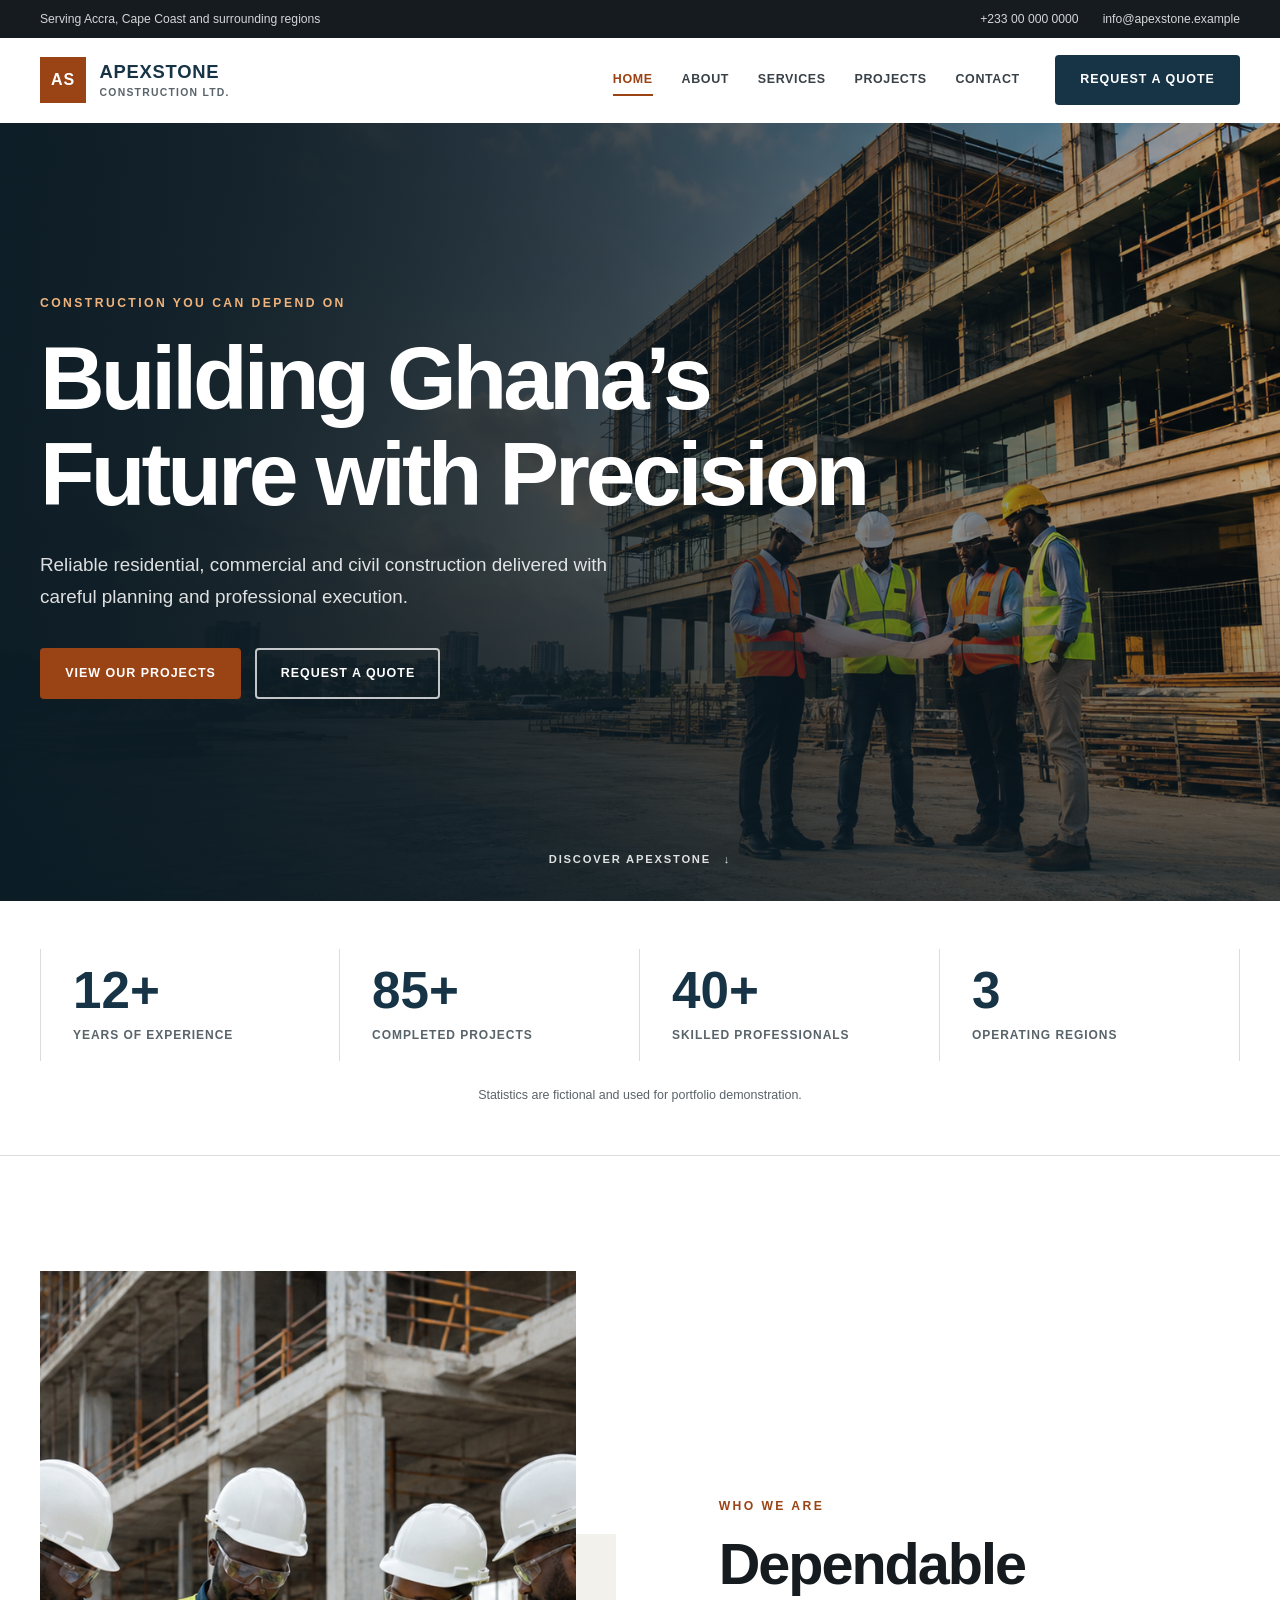
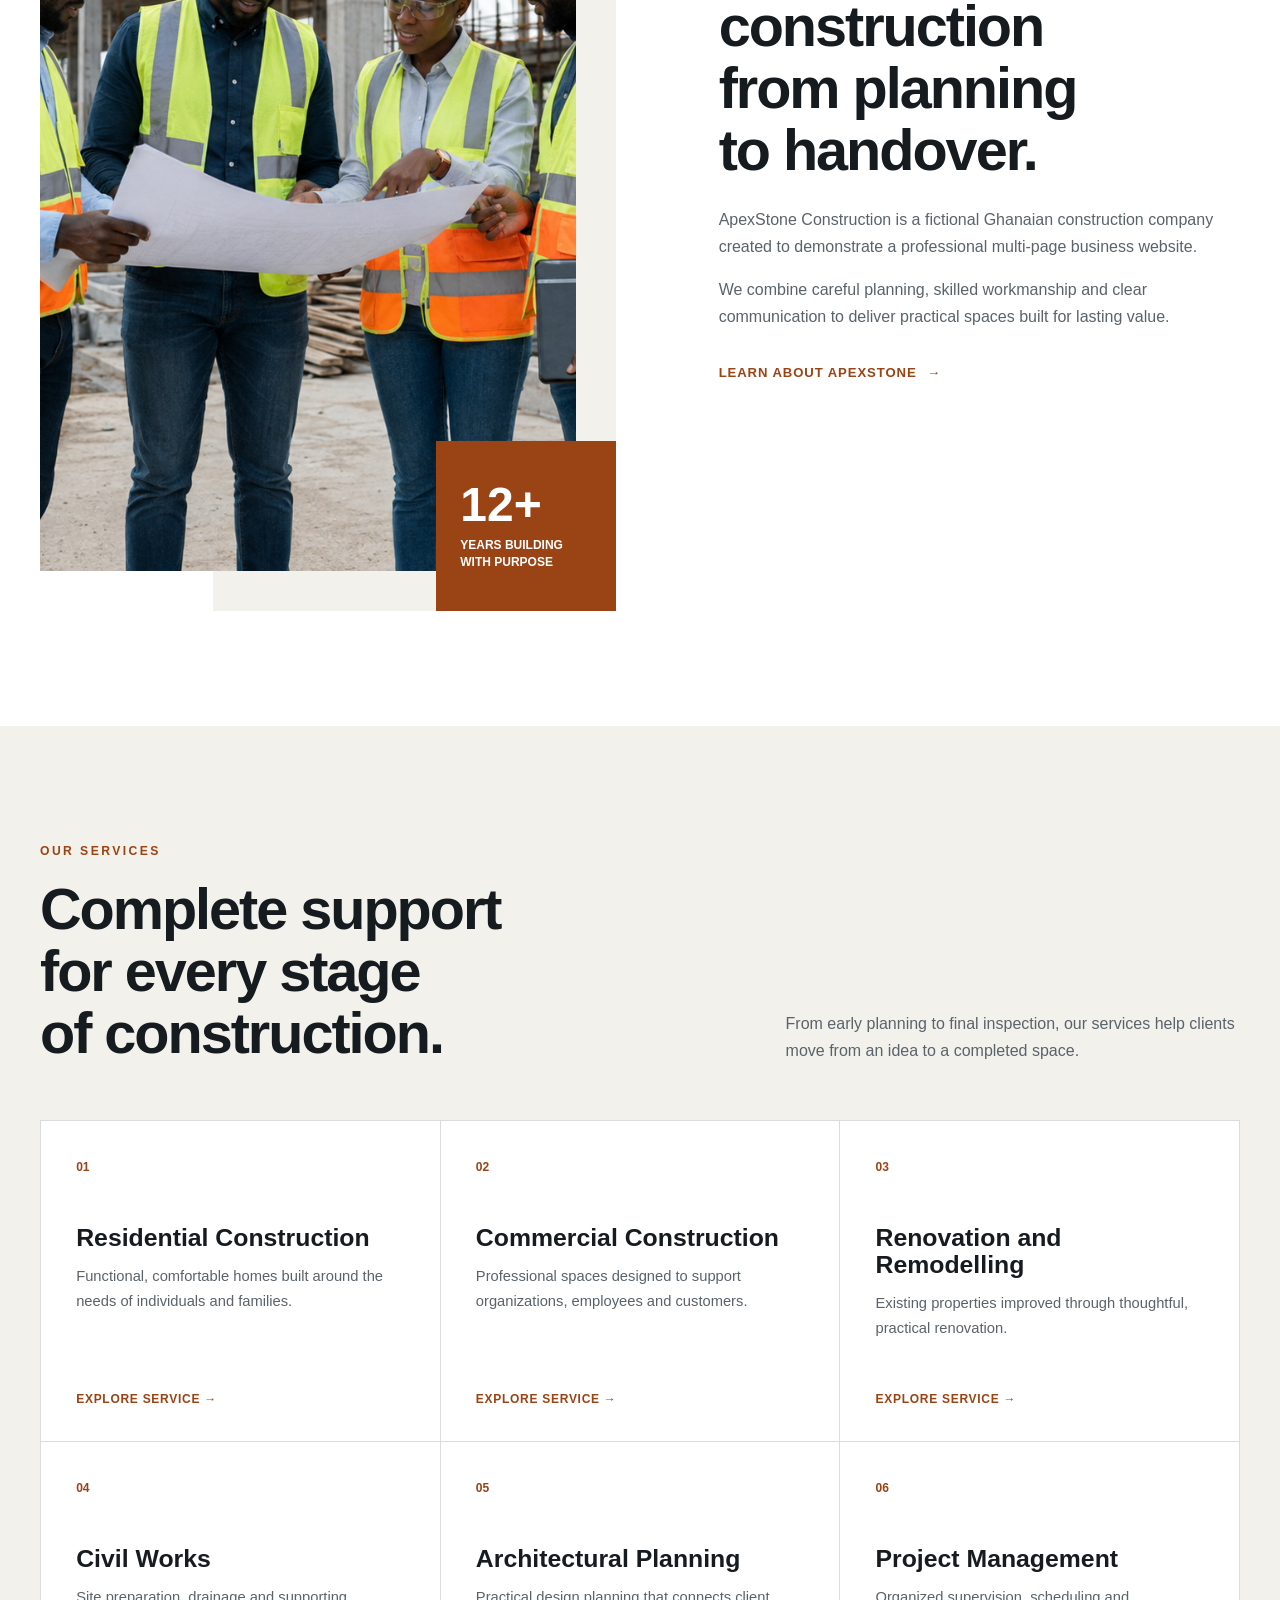
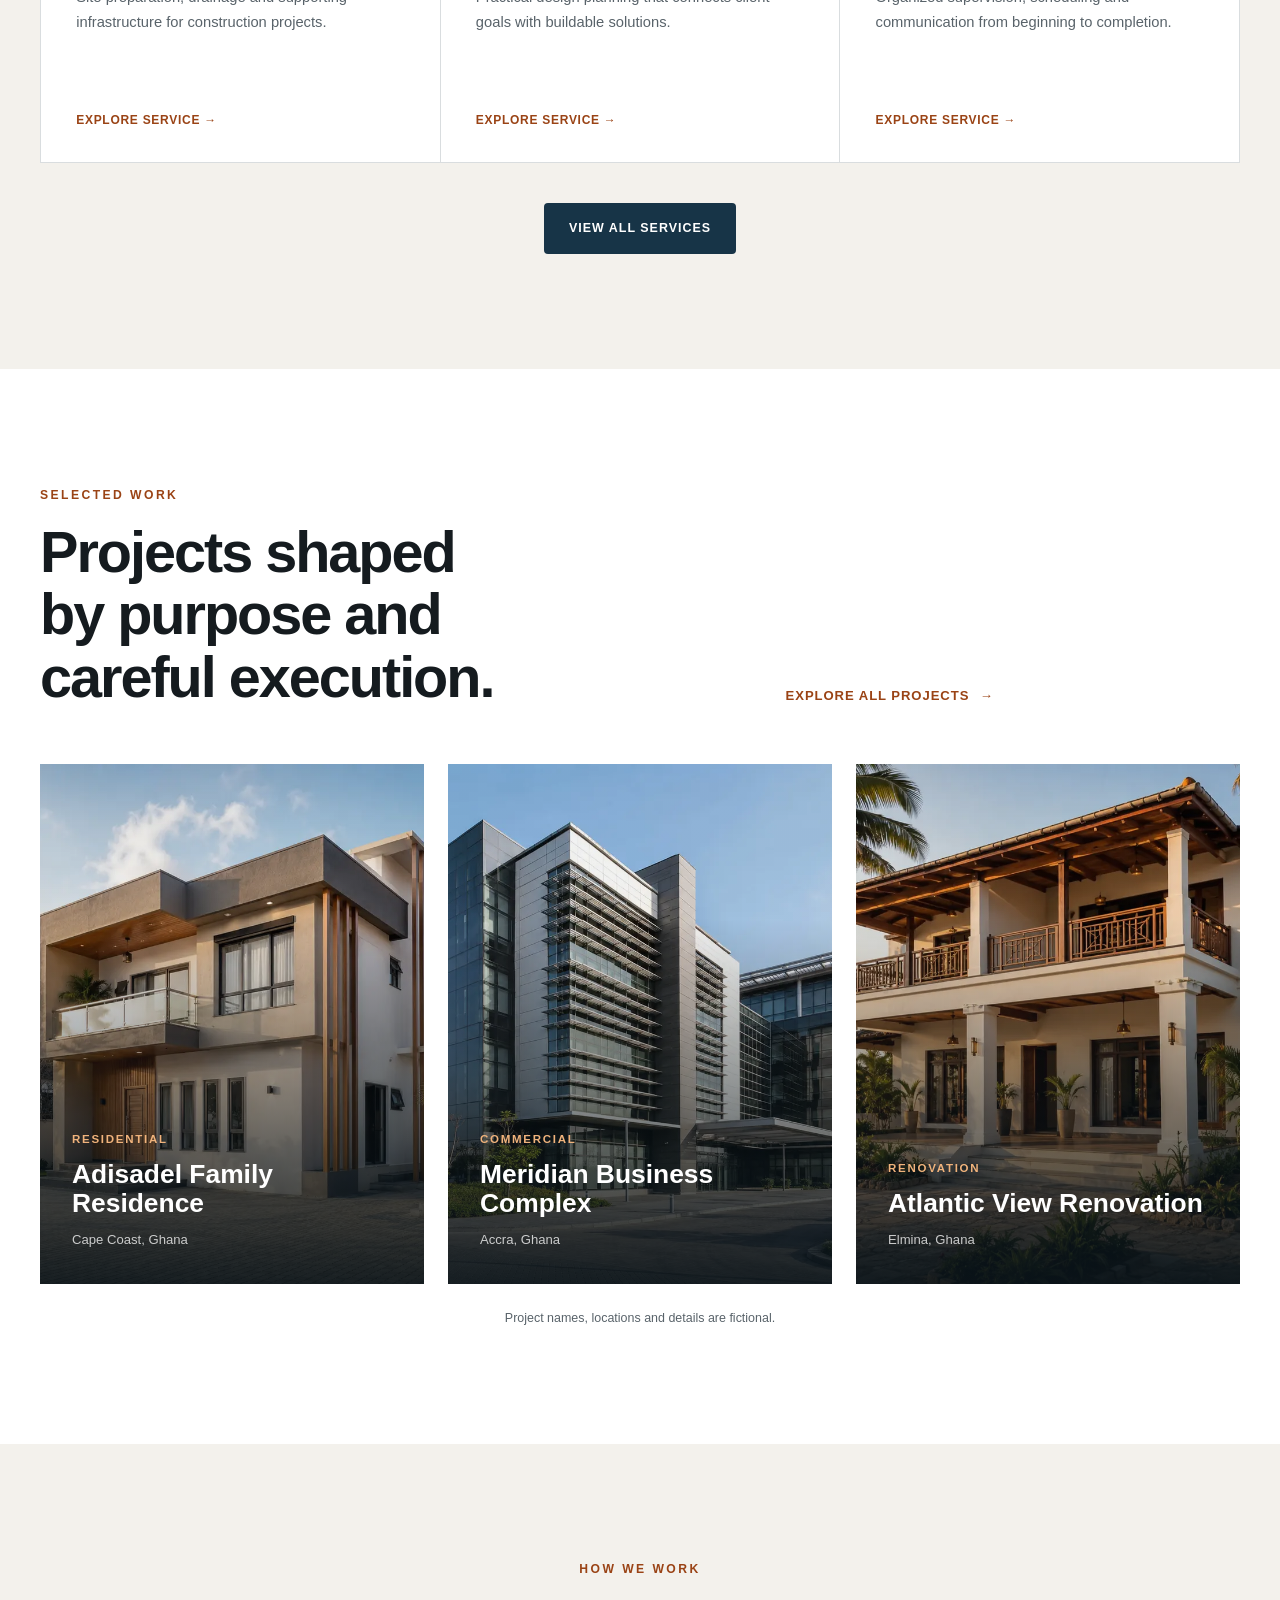
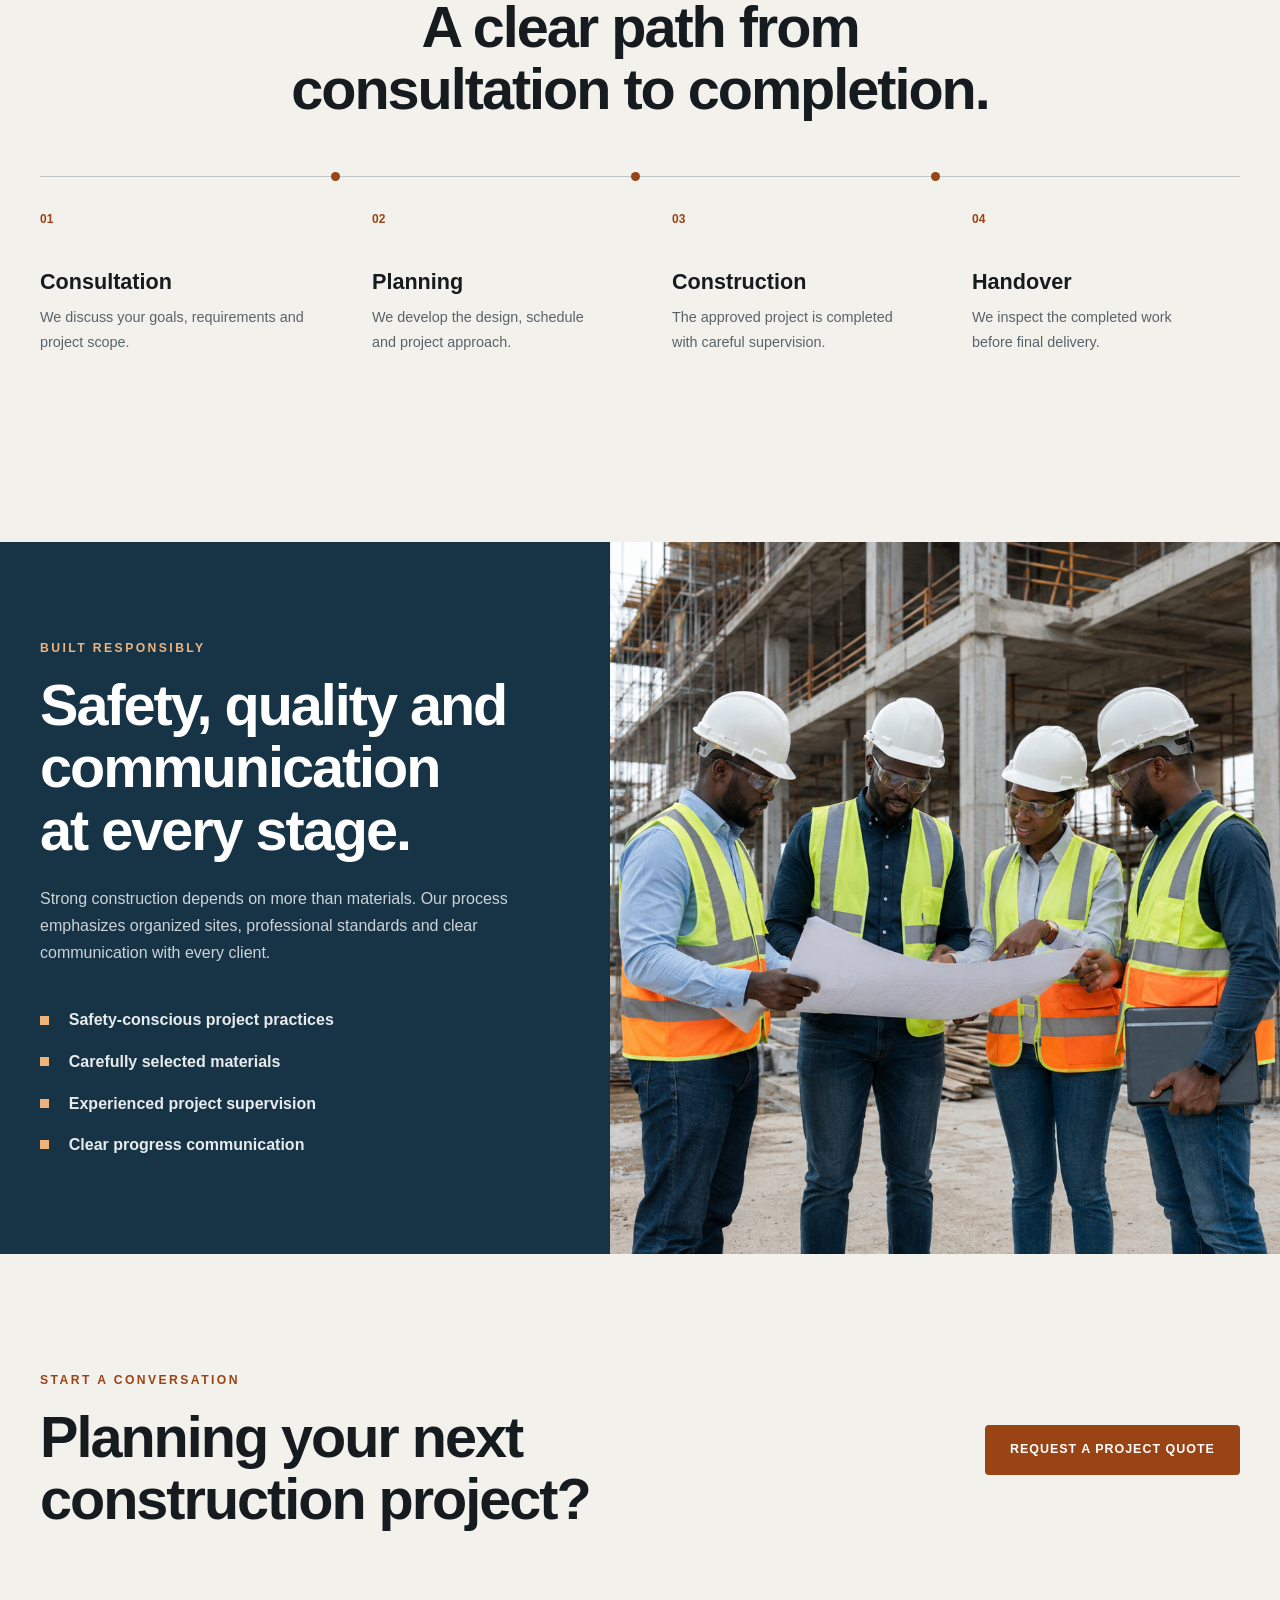
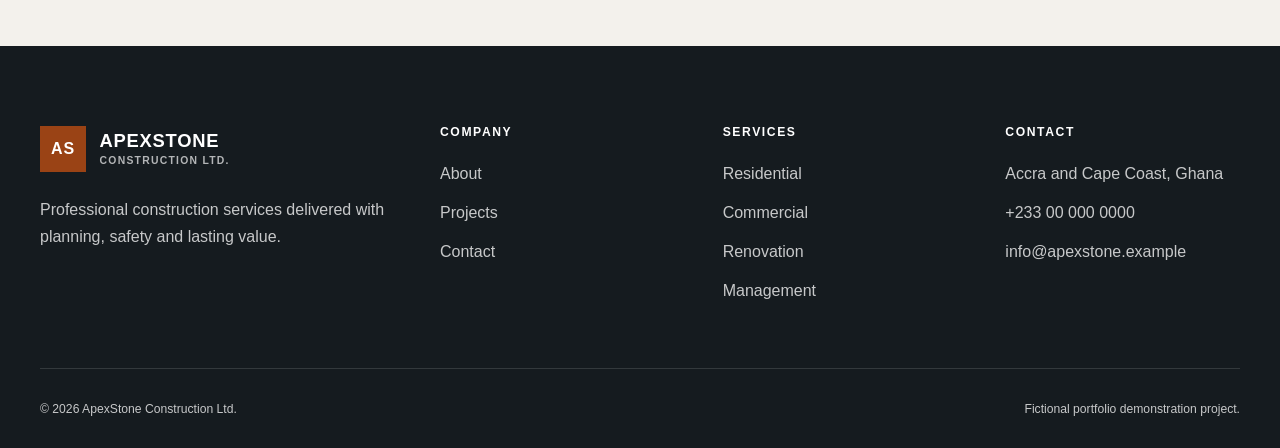
<file: index.html>
<!DOCTYPE html>
<html lang="en">
<head>
  <meta charset="UTF-8">
  <meta name="viewport" content="width=device-width, initial-scale=1.0">

  <title>ApexStone Construction | Building Ghana’s Future</title>
  <meta
    name="description"
    content="ApexStone Construction provides residential, commercial, renovation and project-management services in Ghana."
  >
  <meta name="theme-color" content="#173447">

  <meta property="og:title" content="ApexStone Construction">
  <meta
    property="og:description"
    content="Professional construction services delivered with careful planning, safety and quality."
  >
  <meta property="og:type" content="website">
  <meta
    property="og:image"
    content="assets/images/hero/home-hero.webp"
  >

  <link rel="icon" href="assets/icons/apexstone-favicon.svg" type="image/svg+xml">
  <link rel="stylesheet" href="css/style.css">

  <script src="js/main.js" defer></script>
</head>

<body data-page="home">
  <a class="skip-link" href="#mainContent">Skip to main content</a>

  <div class="topbar">
    <div class="container topbar-content">
      <p>Serving Accra, Cape Coast and surrounding regions</p>

      <div class="topbar-contact">
        <a href="tel:+233000000000">+233 00 000 0000</a>
        <a href="mailto:info@apexstone.example">
          info@apexstone.example
        </a>
      </div>
    </div>
  </div>

  <header class="site-header" id="siteHeader">
    <div class="container header-content">
      <a
        class="brand"
        href="index.html"
        aria-label="ApexStone Construction home"
      >
        <span class="brand-mark" aria-hidden="true">AS</span>

        <span class="brand-text">
          <strong>ApexStone</strong>
          <small>Construction Ltd.</small>
        </span>
      </a>

      <button
        class="menu-button"
        id="menuButton"
        type="button"
        aria-expanded="false"
        aria-controls="mainNavigation"
        aria-label="Open navigation"
      >
        <span aria-hidden="true"></span>
        <span aria-hidden="true"></span>
        <span aria-hidden="true"></span>
      </button>

      <nav
        class="main-navigation"
        id="mainNavigation"
        aria-label="Main navigation"
      >
        <ul>
          <li>
            <a href="index.html" aria-current="page">Home</a>
          </li>
          <li><a href="about.html">About</a></li>
          <li><a href="services.html">Services</a></li>
          <li><a href="projects.html">Projects</a></li>
          <li><a href="contact.html">Contact</a></li>
        </ul>

        <a class="button header-button" href="contact.html">
          Request a Quote
        </a>
      </nav>
    </div>
  </header>

  <main id="mainContent">
    <section class="hero" aria-labelledby="heroTitle">
      <img
        class="hero-image"
        src="assets/images/hero/home-hero.webp"
        alt="Modern building under construction by a professional team"
        width="1600"
        height="900"
        fetchpriority="high"
      >

      <div class="hero-overlay"></div>

      <div class="container hero-content">
        <p class="eyebrow eyebrow-light">
          Construction you can depend on
        </p>

        <h1 id="heroTitle">
          Building Ghana’s Future with Precision
        </h1>

        <p class="hero-description">
          Reliable residential, commercial and civil construction
          delivered with careful planning and professional execution.
        </p>

        <div class="hero-actions">
          <a class="button button-primary" href="projects.html">
            View Our Projects
          </a>

          <a class="button button-secondary" href="contact.html">
            Request a Quote
          </a>
        </div>
      </div>

      <a class="scroll-indicator" href="#companyIntroduction">
        <span>Discover ApexStone</span>
        <span aria-hidden="true">↓</span>
      </a>
    </section>

    <section class="statistics-section" aria-label="Company statistics">
      <div class="container">
        <div class="statistics-grid">
          <div class="statistic">
            <strong>12+</strong>
            <span>Years of experience</span>
          </div>

          <div class="statistic">
            <strong>85+</strong>
            <span>Completed projects</span>
          </div>

          <div class="statistic">
            <strong>40+</strong>
            <span>Skilled professionals</span>
          </div>

          <div class="statistic">
            <strong>3</strong>
            <span>Operating regions</span>
          </div>
        </div>

        <p class="demo-note">
          Statistics are fictional and used for portfolio demonstration.
        </p>
      </div>
    </section>

    <section
      class="section company-introduction"
      id="companyIntroduction"
    >
      <div class="container introduction-grid">
        <div class="introduction-image">
          <img
            src="assets/images/team/site-team.webp"
            alt="ApexStone construction professionals reviewing a project"
            width="1200"
            height="900"
            loading="lazy"
            decoding="async"
          >

          <div class="experience-badge">
            <strong>12+</strong>
            <span>Years building with purpose</span>
          </div>
        </div>

        <div class="section-content">
          <p class="eyebrow">Who we are</p>

          <h2>Dependable construction from planning to handover.</h2>

          <p>
            ApexStone Construction is a fictional Ghanaian construction
            company created to demonstrate a professional multi-page
            business website.
          </p>

          <p>
            We combine careful planning, skilled workmanship and clear
            communication to deliver practical spaces built for lasting
            value.
          </p>

          <a class="text-link" href="about.html">
            Learn about ApexStone
            <span aria-hidden="true">→</span>
          </a>
        </div>
      </div>
    </section>

    <section class="section services-preview">
      <div class="container">
        <div class="section-heading">
          <div>
            <p class="eyebrow">Our services</p>
            <h2>Complete support for every stage of construction.</h2>
          </div>

          <p>
            From early planning to final inspection, our services help
            clients move from an idea to a completed space.
          </p>
        </div>

        <div class="services-grid">
          <article class="service-card">
            <span class="card-number">01</span>
            <h3>Residential Construction</h3>
            <p>
              Functional, comfortable homes built around the needs of
              individuals and families.
            </p>
            <a href="services.html#residential">
              Explore service <span aria-hidden="true">→</span>
            </a>
          </article>

          <article class="service-card">
            <span class="card-number">02</span>
            <h3>Commercial Construction</h3>
            <p>
              Professional spaces designed to support organizations,
              employees and customers.
            </p>
            <a href="services.html#commercial">
              Explore service <span aria-hidden="true">→</span>
            </a>
          </article>

          <article class="service-card">
            <span class="card-number">03</span>
            <h3>Renovation and Remodelling</h3>
            <p>
              Existing properties improved through thoughtful,
              practical renovation.
            </p>
            <a href="services.html#renovation">
              Explore service <span aria-hidden="true">→</span>
            </a>
          </article>

          <article class="service-card">
            <span class="card-number">04</span>
            <h3>Civil Works</h3>
            <p>
              Site preparation, drainage and supporting infrastructure
              for construction projects.
            </p>
            <a href="services.html#civil-works">
              Explore service <span aria-hidden="true">→</span>
            </a>
          </article>

          <article class="service-card">
            <span class="card-number">05</span>
            <h3>Architectural Planning</h3>
            <p>
              Practical design planning that connects client goals with
              buildable solutions.
            </p>
            <a href="services.html#planning">
              Explore service <span aria-hidden="true">→</span>
            </a>
          </article>

          <article class="service-card">
            <span class="card-number">06</span>
            <h3>Project Management</h3>
            <p>
              Organized supervision, scheduling and communication from
              beginning to completion.
            </p>
            <a href="services.html#management">
              Explore service <span aria-hidden="true">→</span>
            </a>
          </article>
        </div>

        <div class="section-action">
          <a class="button button-dark" href="services.html">
            View All Services
          </a>
        </div>
      </div>
    </section>

    <section class="section featured-projects">
      <div class="container">
        <div class="section-heading">
          <div>
            <p class="eyebrow">Selected work</p>
            <h2>Projects shaped by purpose and careful execution.</h2>
          </div>

          <a class="text-link" href="projects.html">
            Explore all projects
            <span aria-hidden="true">→</span>
          </a>
        </div>

        <div class="projects-grid">
          <article class="project-card">
            <a href="projects.html">
              <img
                src="assets/images/projects/residential-villa.webp"
                alt="Modern two-storey residential villa"
                width="1200"
                height="900"
                loading="lazy"
                decoding="async"
              >

              <div class="project-card-content">
                <p>Residential</p>
                <h3>Adisadel Family Residence</h3>
                <span>Cape Coast, Ghana</span>
              </div>
            </a>
          </article>

          <article class="project-card">
            <a href="projects.html">
              <img
                src="assets/images/projects/commercial-complex.webp"
                alt="Contemporary commercial office complex"
                width="1200"
                height="900"
                loading="lazy"
                decoding="async"
              >

              <div class="project-card-content">
                <p>Commercial</p>
                <h3>Meridian Business Complex</h3>
                <span>Accra, Ghana</span>
              </div>
            </a>
          </article>

          <article class="project-card">
            <a href="projects.html">
              <img
                src="assets/images/projects/coastal-renovation.webp"
                alt="Renovated coastal property with a modern exterior"
                width="1200"
                height="900"
                loading="lazy"
                decoding="async"
              >

              <div class="project-card-content">
                <p>Renovation</p>
                <h3>Atlantic View Renovation</h3>
                <span>Elmina, Ghana</span>
              </div>
            </a>
          </article>
        </div>

        <p class="demo-note">
          Project names, locations and details are fictional.
        </p>
      </div>
    </section>

    <section class="section process-section">
      <div class="container">
        <div class="centered-heading">
          <p class="eyebrow">How we work</p>
          <h2>A clear path from consultation to completion.</h2>
        </div>

        <ol class="process-grid">
          <li>
            <span>01</span>
            <h3>Consultation</h3>
            <p>We discuss your goals, requirements and project scope.</p>
          </li>

          <li>
            <span>02</span>
            <h3>Planning</h3>
            <p>We develop the design, schedule and project approach.</p>
          </li>

          <li>
            <span>03</span>
            <h3>Construction</h3>
            <p>The approved project is completed with careful supervision.</p>
          </li>

          <li>
            <span>04</span>
            <h3>Handover</h3>
            <p>We inspect the completed work before final delivery.</p>
          </li>
        </ol>
      </div>
    </section>

    <section class="section quality-section">
      <div class="container quality-grid">
        <div class="quality-content">
          <p class="eyebrow eyebrow-light">Built responsibly</p>

          <h2>Safety, quality and communication at every stage.</h2>

          <p>
            Strong construction depends on more than materials. Our
            process emphasizes organized sites, professional standards
            and clear communication with every client.
          </p>

          <ul class="quality-list">
            <li>Safety-conscious project practices</li>
            <li>Carefully selected materials</li>
            <li>Experienced project supervision</li>
            <li>Clear progress communication</li>
          </ul>
        </div>

        <div class="quality-image">
          <img
            src="assets/images/team/site-team.webp"
            alt="Construction team wearing protective equipment on site"
            width="1200"
            height="900"
            loading="lazy"
            decoding="async"
          >
        </div>
      </div>
    </section>

    <section class="section call-to-action">
      <div class="container call-to-action-content">
        <div>
          <p class="eyebrow">Start a conversation</p>
          <h2>Planning your next construction project?</h2>
        </div>

        <a class="button button-primary" href="contact.html">
          Request a Project Quote
        </a>
      </div>
    </section>
  </main>

  <footer class="site-footer">
    <div class="container footer-grid">
      <div class="footer-company">
        <a class="brand footer-brand" href="index.html">
          <span class="brand-mark" aria-hidden="true">AS</span>

          <span class="brand-text">
            <strong>ApexStone</strong>
            <small>Construction Ltd.</small>
          </span>
        </a>

        <p>
          Professional construction services delivered with planning,
          safety and lasting value.
        </p>
      </div>

      <div>
        <h2 class="footer-heading">Company</h2>
        <ul class="footer-links">
          <li><a href="about.html">About</a></li>
          <li><a href="projects.html">Projects</a></li>
          <li><a href="contact.html">Contact</a></li>
        </ul>
      </div>

      <div>
        <h2 class="footer-heading">Services</h2>
        <ul class="footer-links">
          <li><a href="services.html#residential">Residential</a></li>
          <li><a href="services.html#commercial">Commercial</a></li>
          <li><a href="services.html#renovation">Renovation</a></li>
          <li><a href="services.html#management">Management</a></li>
        </ul>
      </div>

      <div>
        <h2 class="footer-heading">Contact</h2>
        <address class="footer-contact">
          <p>Accra and Cape Coast, Ghana</p>
          <a href="tel:+233000000000">+233 00 000 0000</a>
          <a href="mailto:info@apexstone.example">
            info@apexstone.example
          </a>
        </address>
      </div>
    </div>

    <div class="container footer-bottom">
      <p>
        © <span id="currentYear"></span> ApexStone Construction Ltd.
      </p>

      <p>Fictional portfolio demonstration project.</p>
    </div>
  </footer>
</body>
</html>
</file>
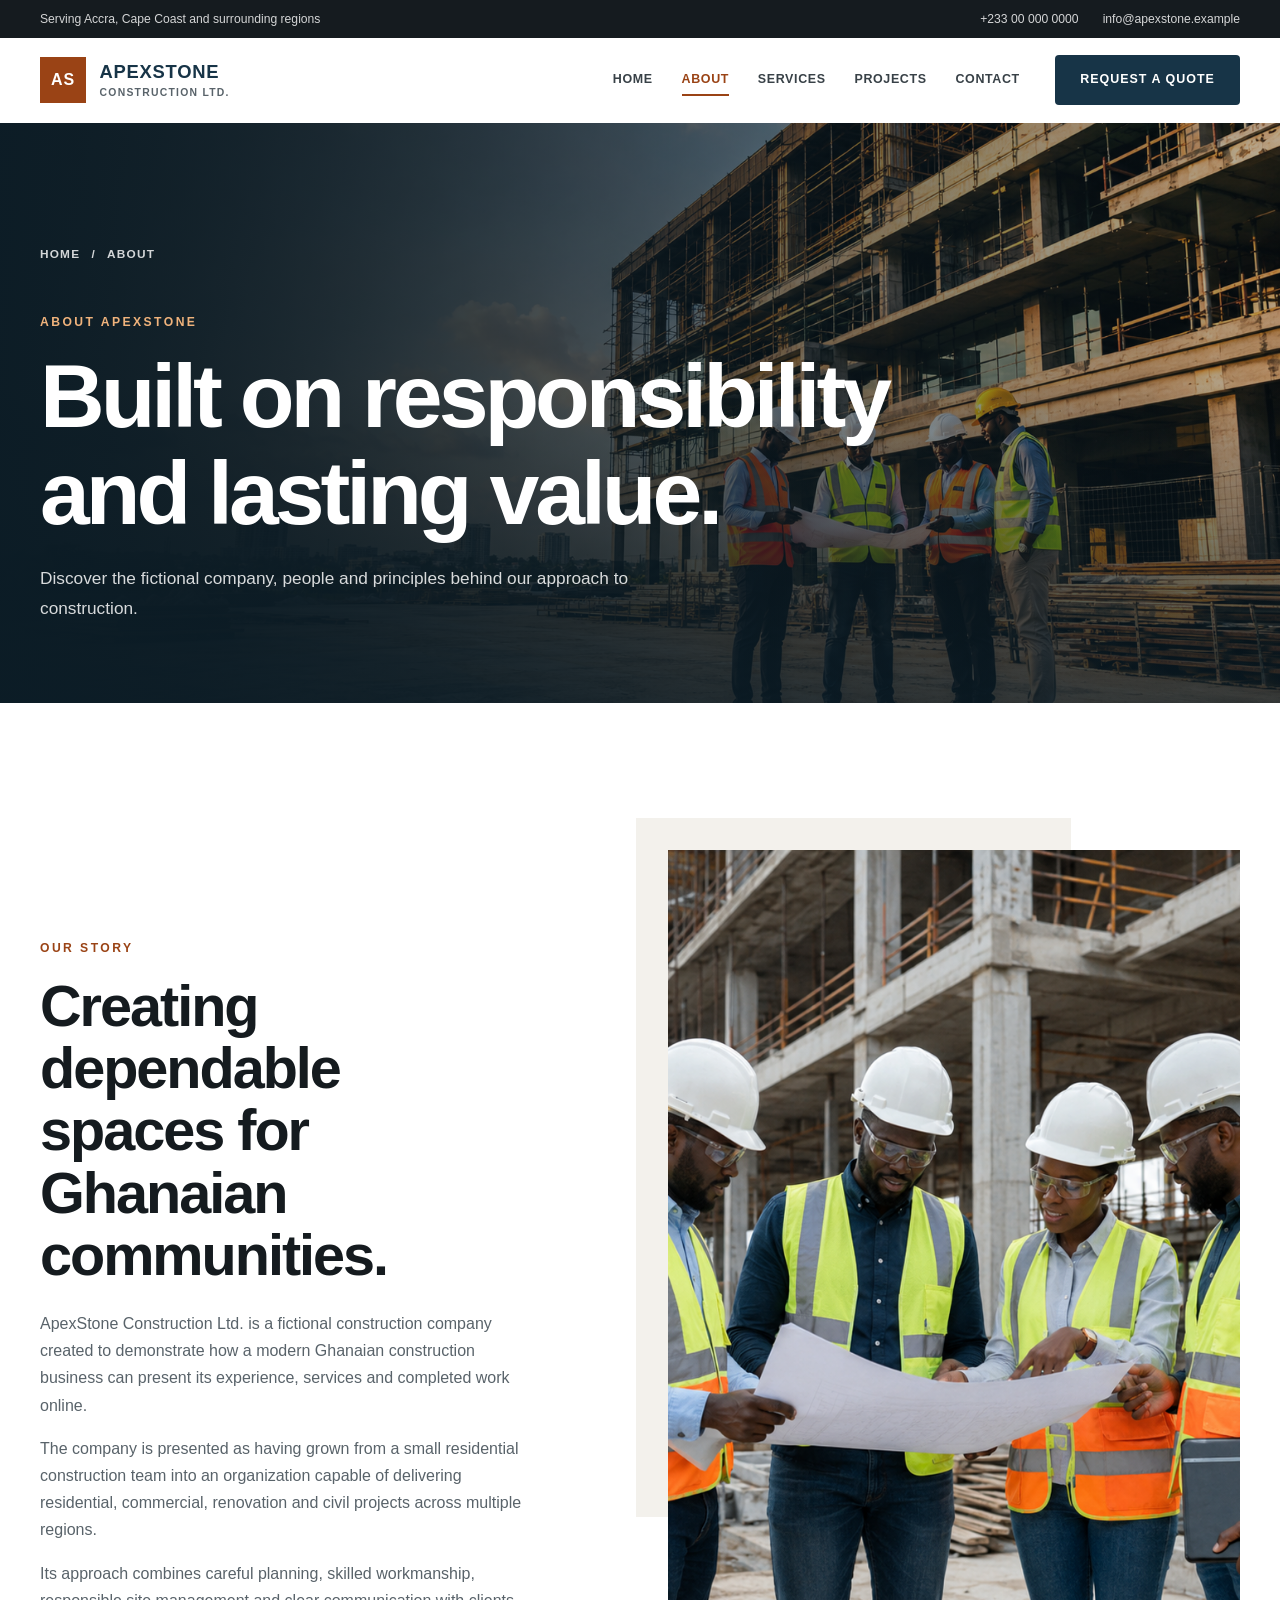
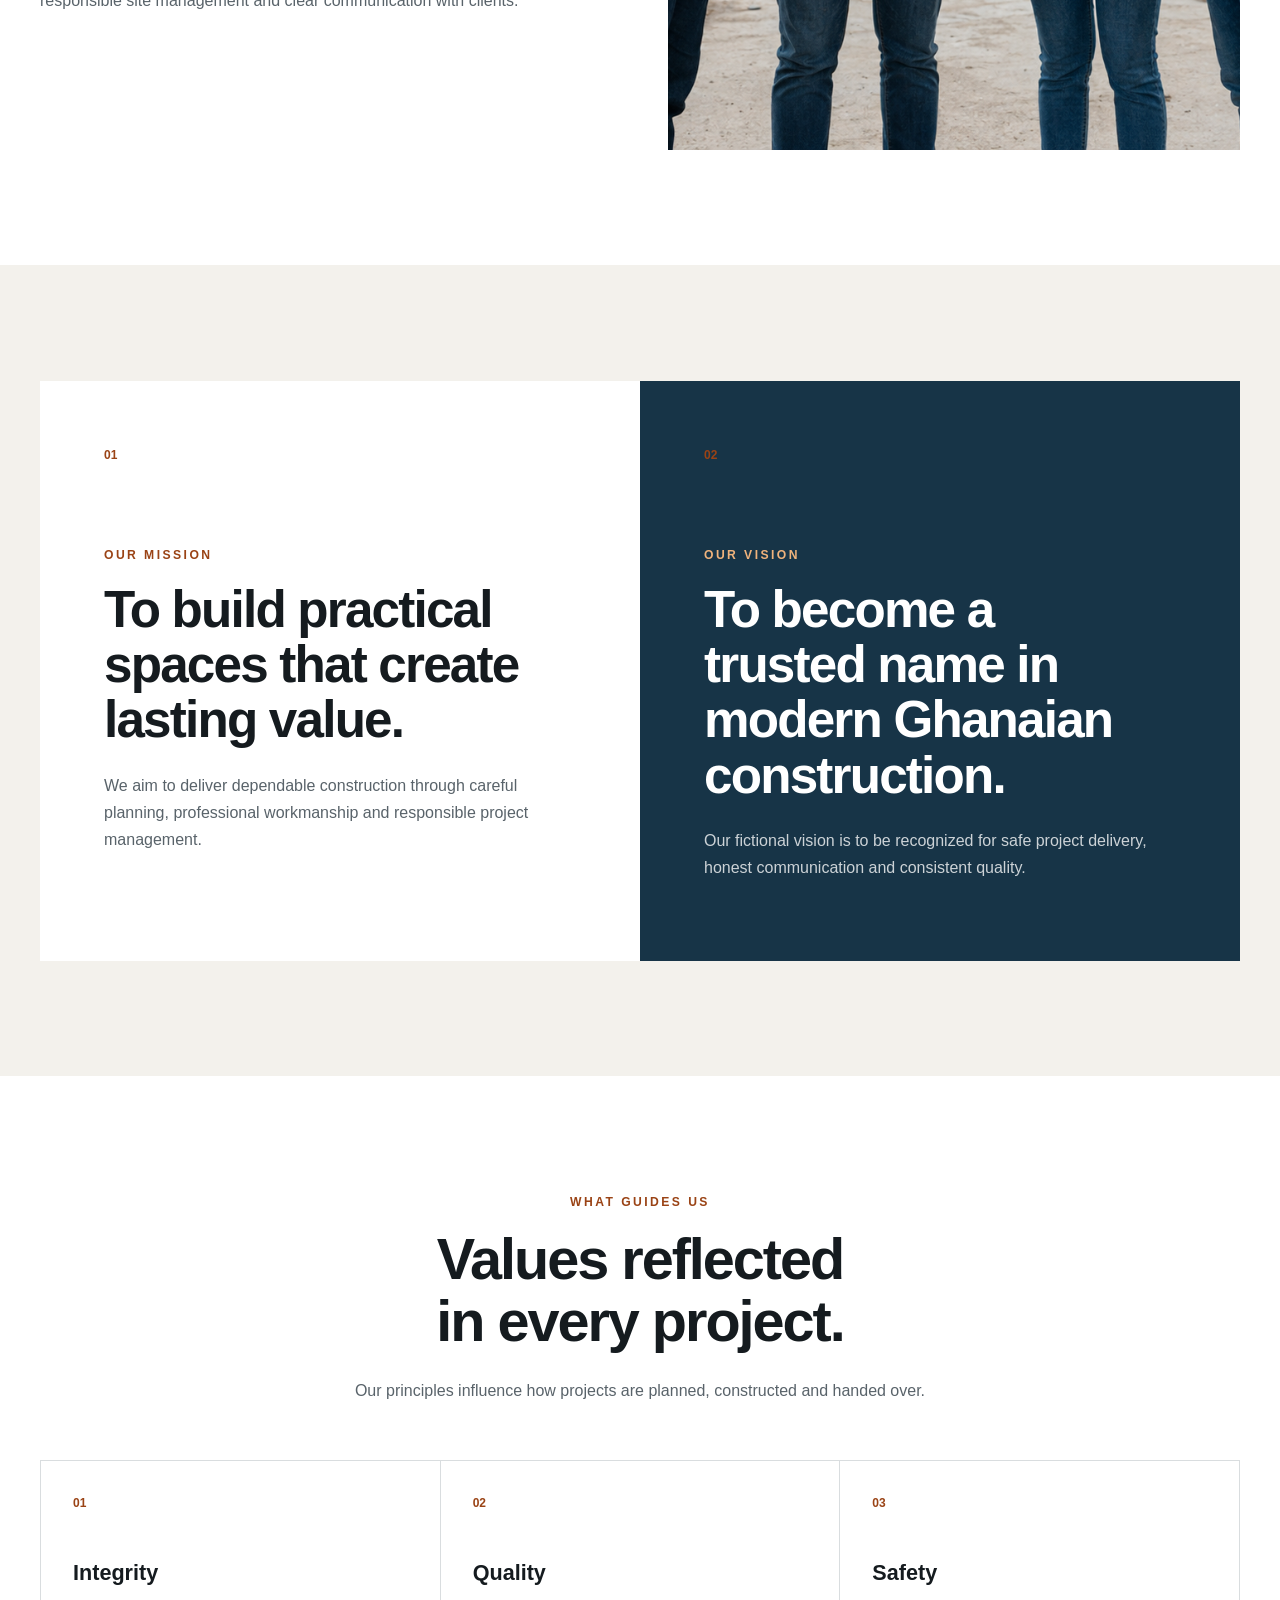
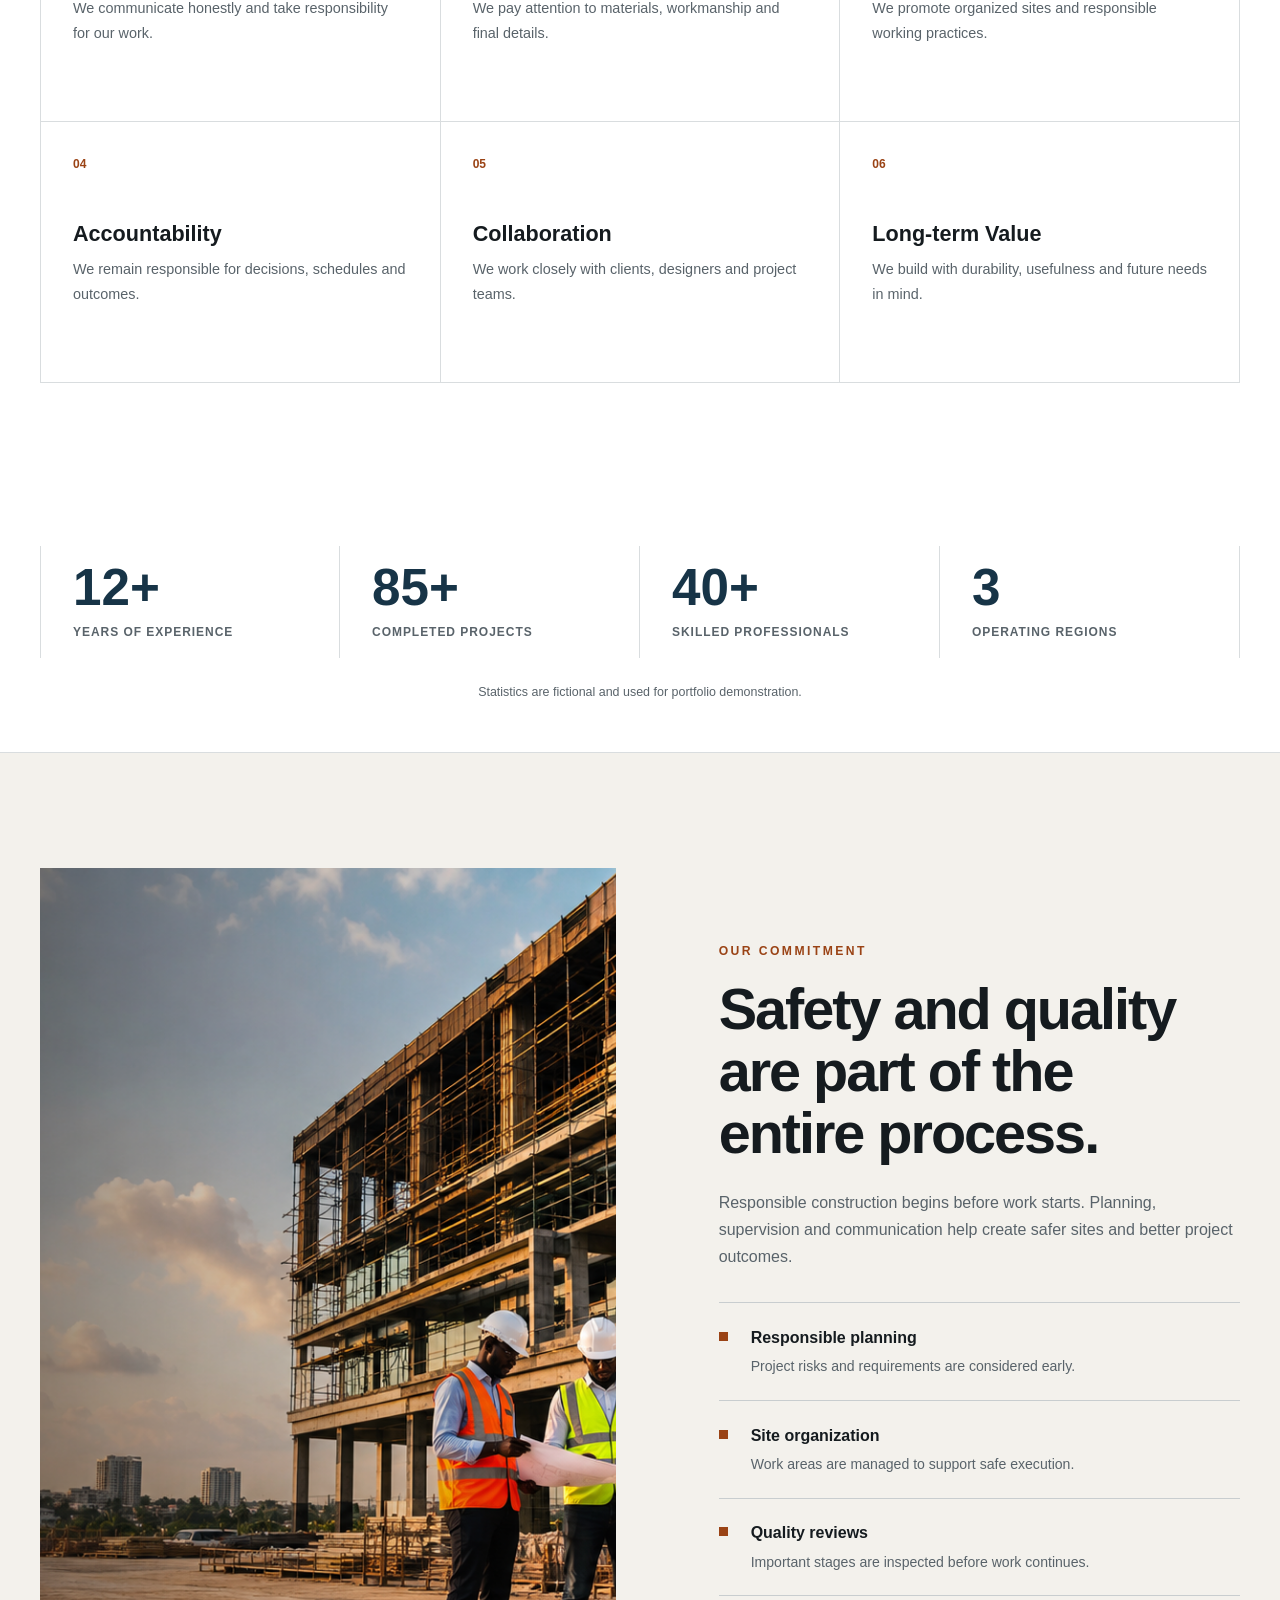
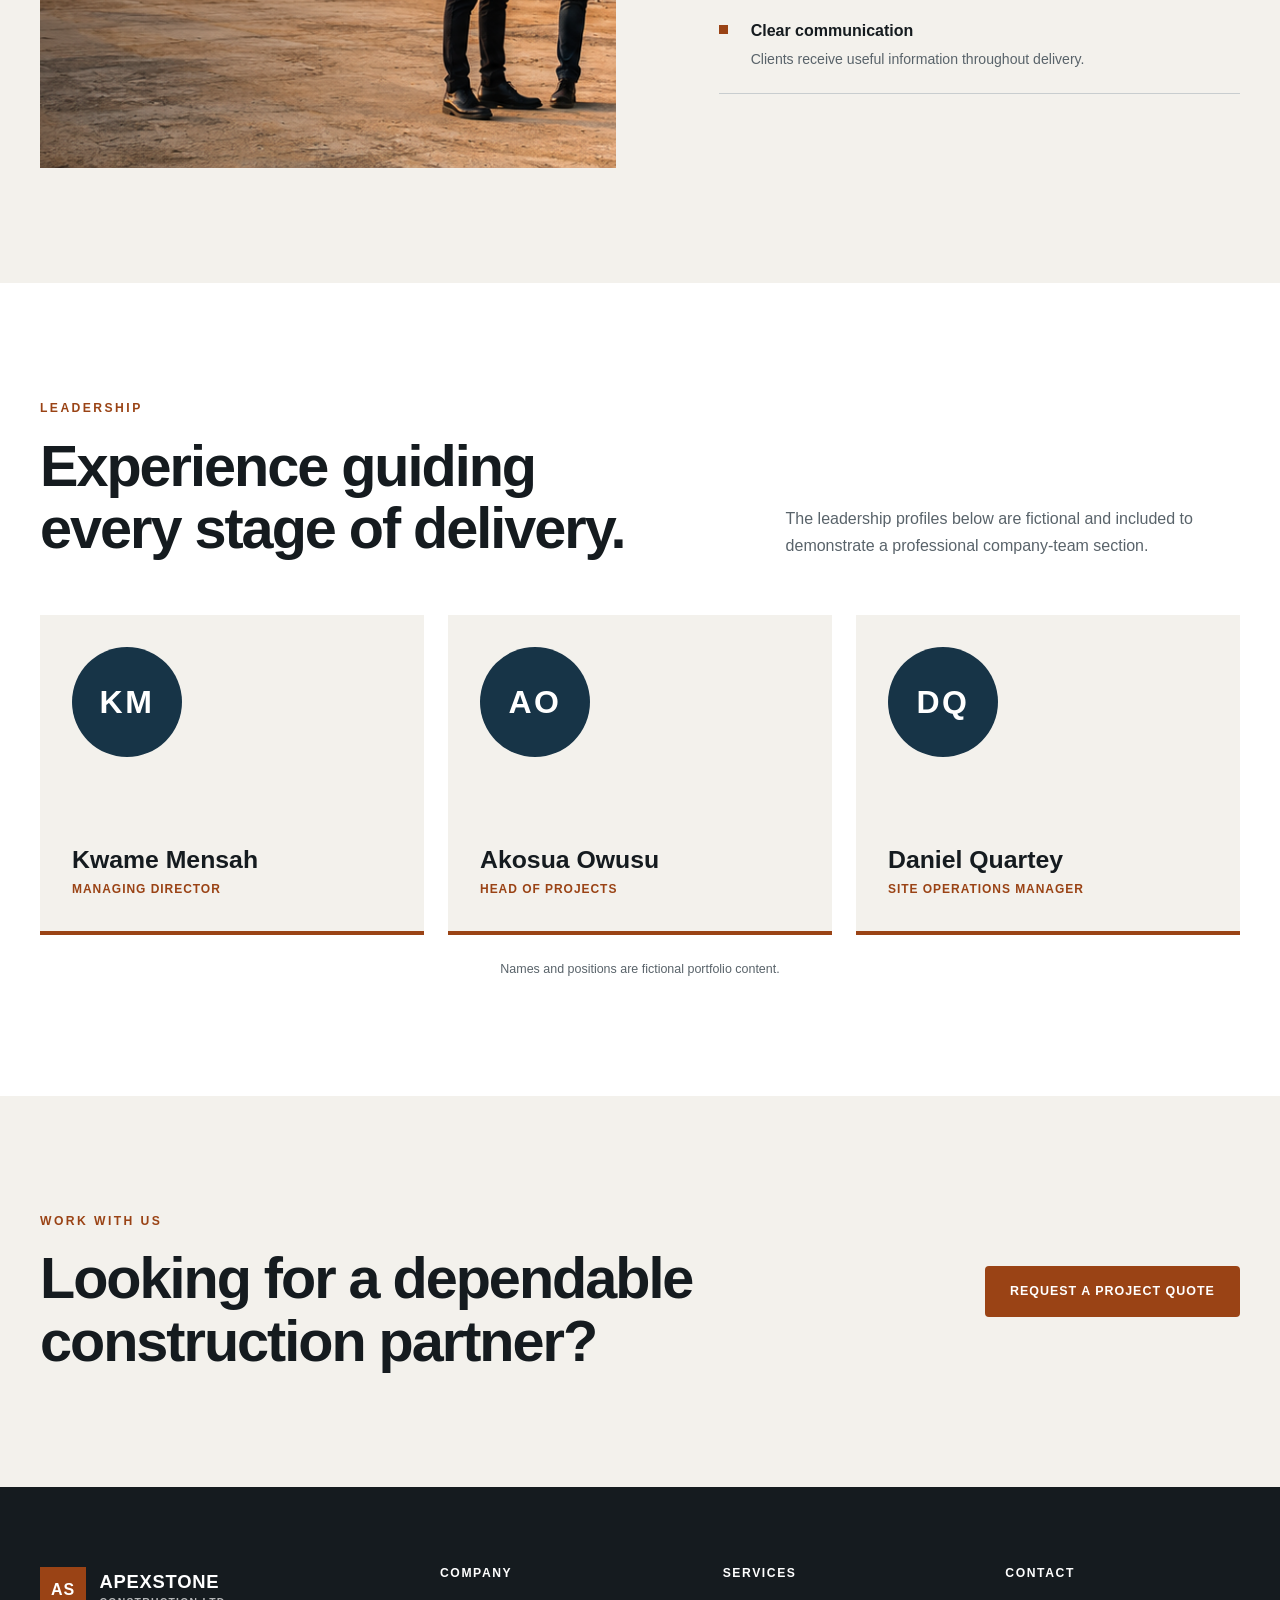
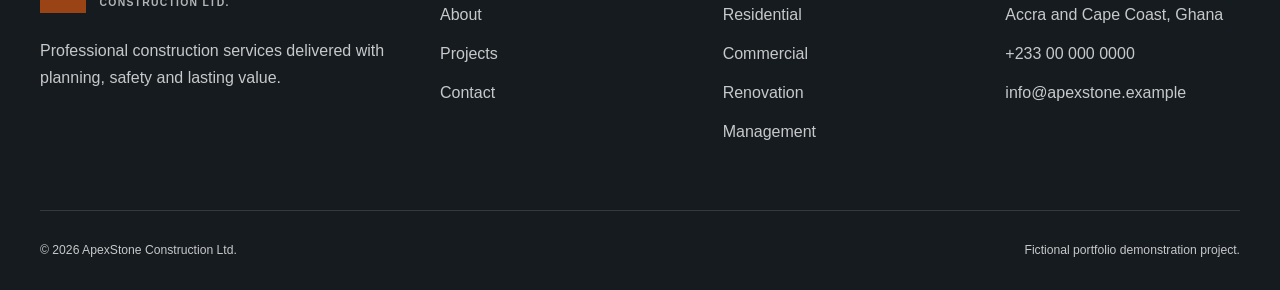
<file: about.html>
<!DOCTYPE html>
<html lang="en">
<head>
  <meta charset="UTF-8">
  <meta name="viewport" content="width=device-width, initial-scale=1.0">

  <title>About ApexStone | Construction Experience in Ghana</title>
  <meta
    name="description"
    content="Learn about ApexStone Construction, our fictional company values, experience, leadership and commitment to safe, dependable construction."
    >
  <meta name="theme-color" content="#173447">

  <meta property="og:title" content="About ApexStone Construction">
  <meta
    property="og:description"
    content="Meet the people, values and construction principles behind ApexStone."
    >
  <meta property="og:type" content="website">
  <meta
    property="og:image"
    content="assets/images/team/site-team.webp"
    >

  <link rel="icon" href="assets/icons/apexstone-favicon.svg" type="image/svg+xml">
  <link rel="stylesheet" href="css/style.css">

  <script src="js/main.js" defer></script>
</head>

<body data-page="about">
  <a class="skip-link" href="#mainContent">Skip to main content</a>

  <div class="topbar">
    <div class="container topbar-content">
      <p>Serving Accra, Cape Coast and surrounding regions</p>

      <div class="topbar-contact">
        <a href="tel:+233000000000">+233 00 000 0000</a>
        <a href="mailto:info@apexstone.example">
          info@apexstone.example
        </a>
      </div>
    </div>
  </div>

  <header class="site-header" id="siteHeader">
    <div class="container header-content">
      <a
        class="brand"
        href="index.html"
        aria-label="ApexStone Construction home"
      >
        <span class="brand-mark" aria-hidden="true">AS</span>

        <span class="brand-text">
          <strong>ApexStone</strong>
          <small>Construction Ltd.</small>
        </span>
      </a>

      <button
        class="menu-button"
        id="menuButton"
        type="button"
        aria-expanded="false"
        aria-controls="mainNavigation"
        aria-label="Open navigation"
      >
        <span aria-hidden="true"></span>
        <span aria-hidden="true"></span>
        <span aria-hidden="true"></span>
      </button>

      <nav
        class="main-navigation"
        id="mainNavigation"
        aria-label="Main navigation"
      >
        <ul>
          <li>
            <a href="index.html" aria-current="page">Home</a>
          </li>
          <li><a href="about.html">About</a></li>
          <li><a href="services.html">Services</a></li>
          <li><a href="projects.html">Projects</a></li>
          <li><a href="contact.html">Contact</a></li>
        </ul>

        <a class="button header-button" href="contact.html">
          Request a Quote
        </a>
      </nav>
    </div>
  </header>
  
  <main id="mainContent">
    <section class="page-hero" aria-labelledby="pageTitle">
        <img
        class="page-hero-image"
        src="assets/images/hero/home-hero.webp"
        alt="ApexStone professionals at a construction project"
        width="1600"
        height="900"
        fetchpriority="high"
        >

        <div class="page-hero-overlay"></div>

        <div class="container page-hero-content">
        <nav class="breadcrumb" aria-label="Breadcrumb">
            <a href="index.html">Home</a>
            <span aria-hidden="true">/</span>
            <span>About</span>
        </nav>

        <p class="eyebrow eyebrow-light">About ApexStone</p>
        <h1 id="pageTitle">Built on responsibility and lasting value.</h1>

        <p>
            Discover the fictional company, people and principles behind
            our approach to construction.
        </p>
        </div>
    </section>

    <section class="section about-story">
        <div class="container story-grid">
        <div class="story-content">
            <p class="eyebrow">Our story</p>

            <h2>Creating dependable spaces for Ghanaian communities.</h2>

            <p>
            ApexStone Construction Ltd. is a fictional construction
            company created to demonstrate how a modern Ghanaian
            construction business can present its experience, services
            and completed work online.
            </p>

            <p>
            The company is presented as having grown from a small
            residential construction team into an organization capable
            of delivering residential, commercial, renovation and civil
            projects across multiple regions.
            </p>

            <p>
            Its approach combines careful planning, skilled workmanship,
            responsible site management and clear communication with
            clients.
            </p>
        </div>

        <div class="story-image">
            <img
            src="assets/images/team/site-team.webp"
            alt="ApexStone engineers discussing construction plans"
            width="1200"
            height="900"
            loading="lazy"
            decoding="async"
            >
        </div>
        </div>
    </section>

    <section class="section mission-section">
        <div class="container">
        <div class="mission-grid">
            <article class="mission-card">
            <span class="card-number">01</span>
            <p class="eyebrow">Our mission</p>

            <h2>To build practical spaces that create lasting value.</h2>

            <p>
                We aim to deliver dependable construction through careful
                planning, professional workmanship and responsible project
                management.
            </p>
            </article>

            <article class="mission-card mission-card-dark">
            <span class="card-number">02</span>
            <p class="eyebrow eyebrow-light">Our vision</p>

            <h2>To become a trusted name in modern Ghanaian construction.</h2>

            <p>
                Our fictional vision is to be recognized for safe project
                delivery, honest communication and consistent quality.
            </p>
            </article>
        </div>
        </div>
    </section>

    <section class="section values-section">
        <div class="container">
        <div class="centered-heading">
            <p class="eyebrow">What guides us</p>
            <h2>Values reflected in every project.</h2>

            <p>
            Our principles influence how projects are planned,
            constructed and handed over.
            </p>
        </div>

        <div class="values-grid">
            <article class="value-card">
            <span>01</span>
            <h3>Integrity</h3>
            <p>
                We communicate honestly and take responsibility for our work.
            </p>
            </article>

            <article class="value-card">
            <span>02</span>
            <h3>Quality</h3>
            <p>
                We pay attention to materials, workmanship and final details.
            </p>
            </article>

            <article class="value-card">
            <span>03</span>
            <h3>Safety</h3>
            <p>
                We promote organized sites and responsible working practices.
            </p>
            </article>

            <article class="value-card">
            <span>04</span>
            <h3>Accountability</h3>
            <p>
                We remain responsible for decisions, schedules and outcomes.
            </p>
            </article>

            <article class="value-card">
            <span>05</span>
            <h3>Collaboration</h3>
            <p>
                We work closely with clients, designers and project teams.
            </p>
            </article>

            <article class="value-card">
            <span>06</span>
            <h3>Long-term Value</h3>
            <p>
                We build with durability, usefulness and future needs in mind.
            </p>
            </article>
        </div>
        </div>
    </section>

    <section class="statistics-section" aria-label="Company experience">
        <div class="container">
        <div class="statistics-grid">
            <div class="statistic">
            <strong>12+</strong>
            <span>Years of experience</span>
            </div>

            <div class="statistic">
            <strong>85+</strong>
            <span>Completed projects</span>
            </div>

            <div class="statistic">
            <strong>40+</strong>
            <span>Skilled professionals</span>
            </div>

            <div class="statistic">
            <strong>3</strong>
            <span>Operating regions</span>
            </div>
        </div>

        <p class="demo-note">
            Statistics are fictional and used for portfolio demonstration.
        </p>
        </div>
    </section>

    <section class="section commitment-section">
        <div class="container commitment-grid">
        <div class="commitment-image">
            <img
            src="assets/images/hero/home-hero.webp"
            alt="Organized ApexStone construction site"
            width="1600"
            height="900"
            loading="lazy"
            decoding="async"
            >
        </div>

        <div class="commitment-content">
            <p class="eyebrow">Our commitment</p>

            <h2>Safety and quality are part of the entire process.</h2>

            <p>
            Responsible construction begins before work starts. Planning,
            supervision and communication help create safer sites and
            better project outcomes.
            </p>

            <ul class="commitment-list">
            <li>
                <strong>Responsible planning</strong>
                <span>Project risks and requirements are considered early.</span>
            </li>

            <li>
                <strong>Site organization</strong>
                <span>Work areas are managed to support safe execution.</span>
            </li>

            <li>
                <strong>Quality reviews</strong>
                <span>Important stages are inspected before work continues.</span>
            </li>

            <li>
                <strong>Clear communication</strong>
                <span>Clients receive useful information throughout delivery.</span>
            </li>
            </ul>
        </div>
        </div>
    </section>

    <section class="section leadership-section">
        <div class="container">
        <div class="section-heading">
            <div>
            <p class="eyebrow">Leadership</p>
            <h2>Experience guiding every stage of delivery.</h2>
            </div>

            <p>
            The leadership profiles below are fictional and included to
            demonstrate a professional company-team section.
            </p>
        </div>

        <div class="leadership-grid">
            <article class="team-member">
            <div class="member-initials" aria-hidden="true">KM</div>
            <div>
                <h3>Kwame Mensah</h3>
                <p>Managing Director</p>
            </div>
            </article>

            <article class="team-member">
            <div class="member-initials" aria-hidden="true">AO</div>
            <div>
                <h3>Akosua Owusu</h3>
                <p>Head of Projects</p>
            </div>
            </article>

            <article class="team-member">
            <div class="member-initials" aria-hidden="true">DQ</div>
            <div>
                <h3>Daniel Quartey</h3>
                <p>Site Operations Manager</p>
            </div>
            </article>
        </div>

        <p class="demo-note">
            Names and positions are fictional portfolio content.
        </p>
        </div>
    </section>

    <section class="section call-to-action">
        <div class="container call-to-action-content">
        <div>
            <p class="eyebrow">Work with us</p>
            <h2>Looking for a dependable construction partner?</h2>
        </div>

        <a class="button button-primary" href="contact.html">
            Request a Project Quote
        </a>
        </div>
    </section>
  </main>

  <footer class="site-footer">
    <div class="container footer-grid">
      <div class="footer-company">
        <a class="brand footer-brand" href="index.html">
          <span class="brand-mark" aria-hidden="true">AS</span>

          <span class="brand-text">
            <strong>ApexStone</strong>
            <small>Construction Ltd.</small>
          </span>
        </a>

        <p>
          Professional construction services delivered with planning,
          safety and lasting value.
        </p>
      </div>

      <div>
        <h2 class="footer-heading">Company</h2>
        <ul class="footer-links">
          <li><a href="about.html">About</a></li>
          <li><a href="projects.html">Projects</a></li>
          <li><a href="contact.html">Contact</a></li>
        </ul>
      </div>

      <div>
        <h2 class="footer-heading">Services</h2>
        <ul class="footer-links">
          <li><a href="services.html#residential">Residential</a></li>
          <li><a href="services.html#commercial">Commercial</a></li>
          <li><a href="services.html#renovation">Renovation</a></li>
          <li><a href="services.html#management">Management</a></li>
        </ul>
      </div>

      <div>
        <h2 class="footer-heading">Contact</h2>
        <address class="footer-contact">
          <p>Accra and Cape Coast, Ghana</p>
          <a href="tel:+233000000000">+233 00 000 0000</a>
          <a href="mailto:info@apexstone.example">
            info@apexstone.example
          </a>
        </address>
      </div>
    </div>

    <div class="container footer-bottom">
      <p>
        © <span id="currentYear"></span> ApexStone Construction Ltd.
      </p>

      <p>Fictional portfolio demonstration project.</p>
    </div>
  </footer>
</body>
</html>
</file>
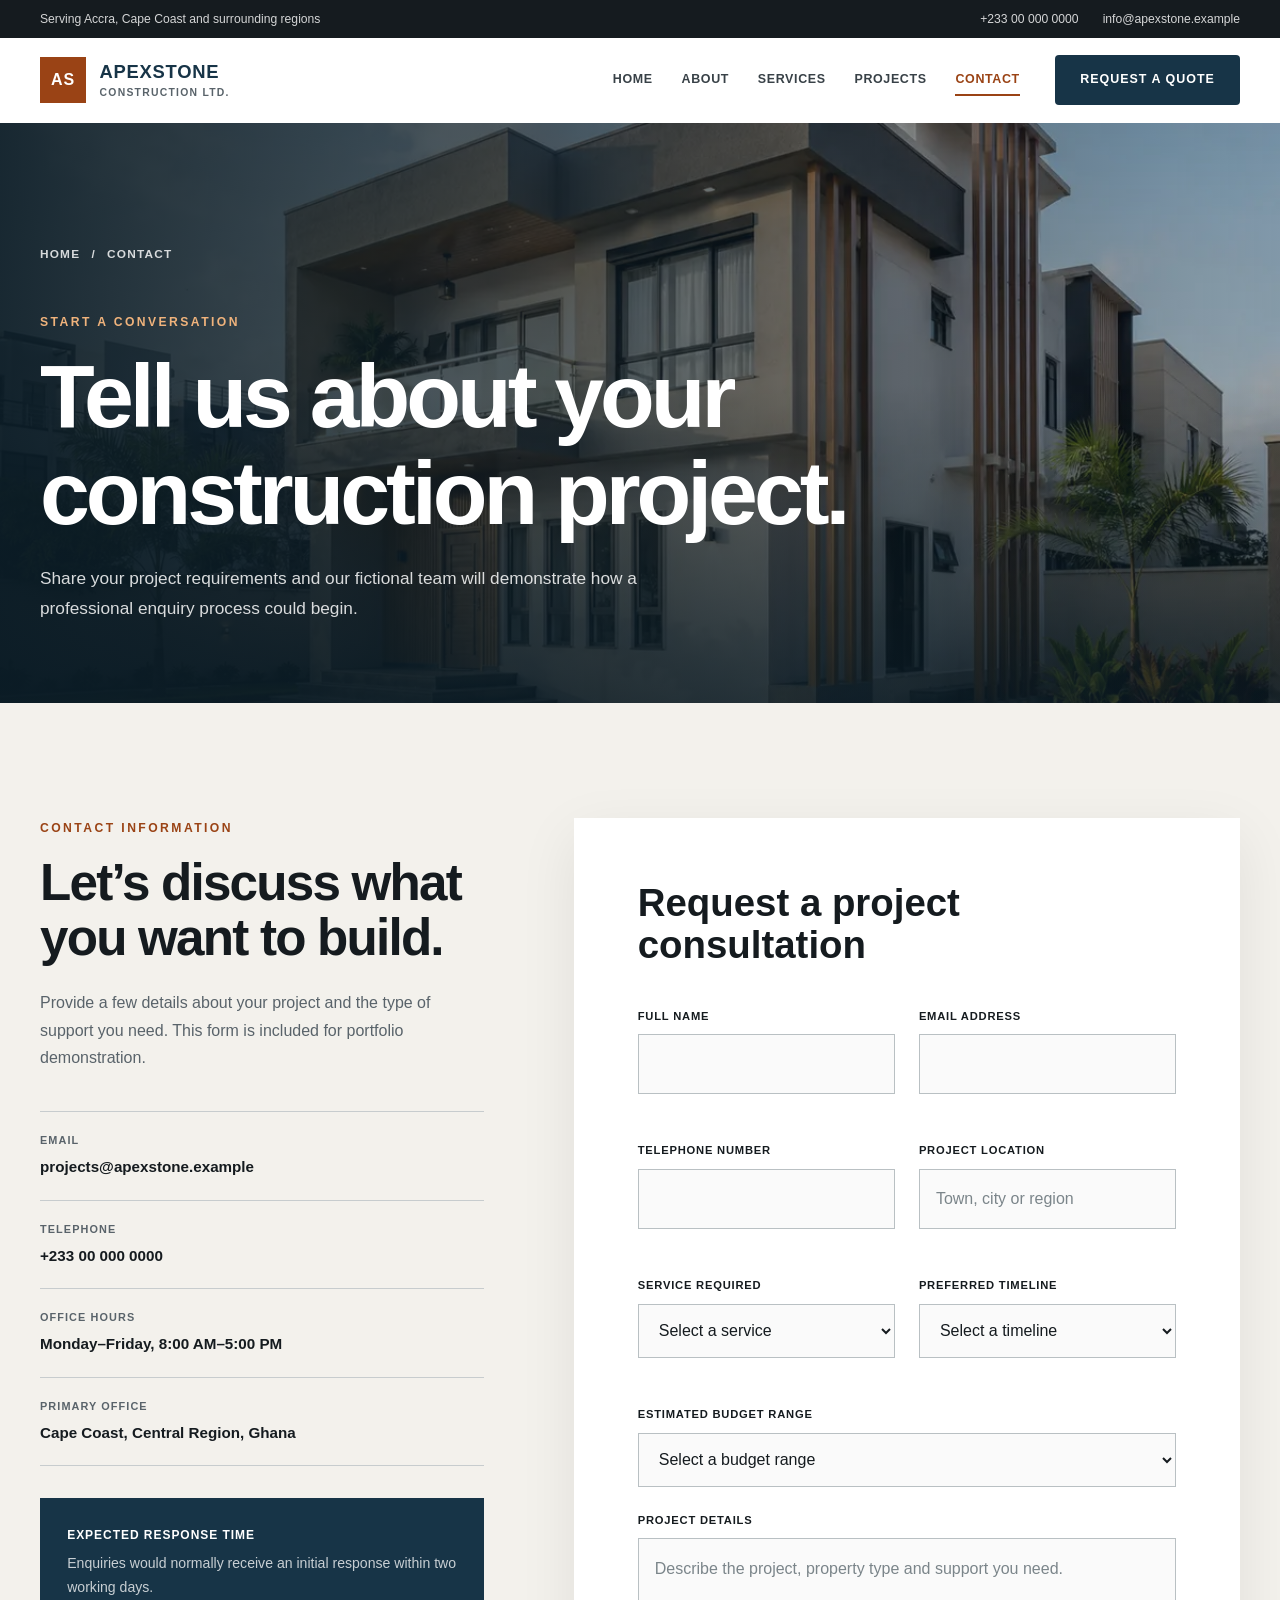
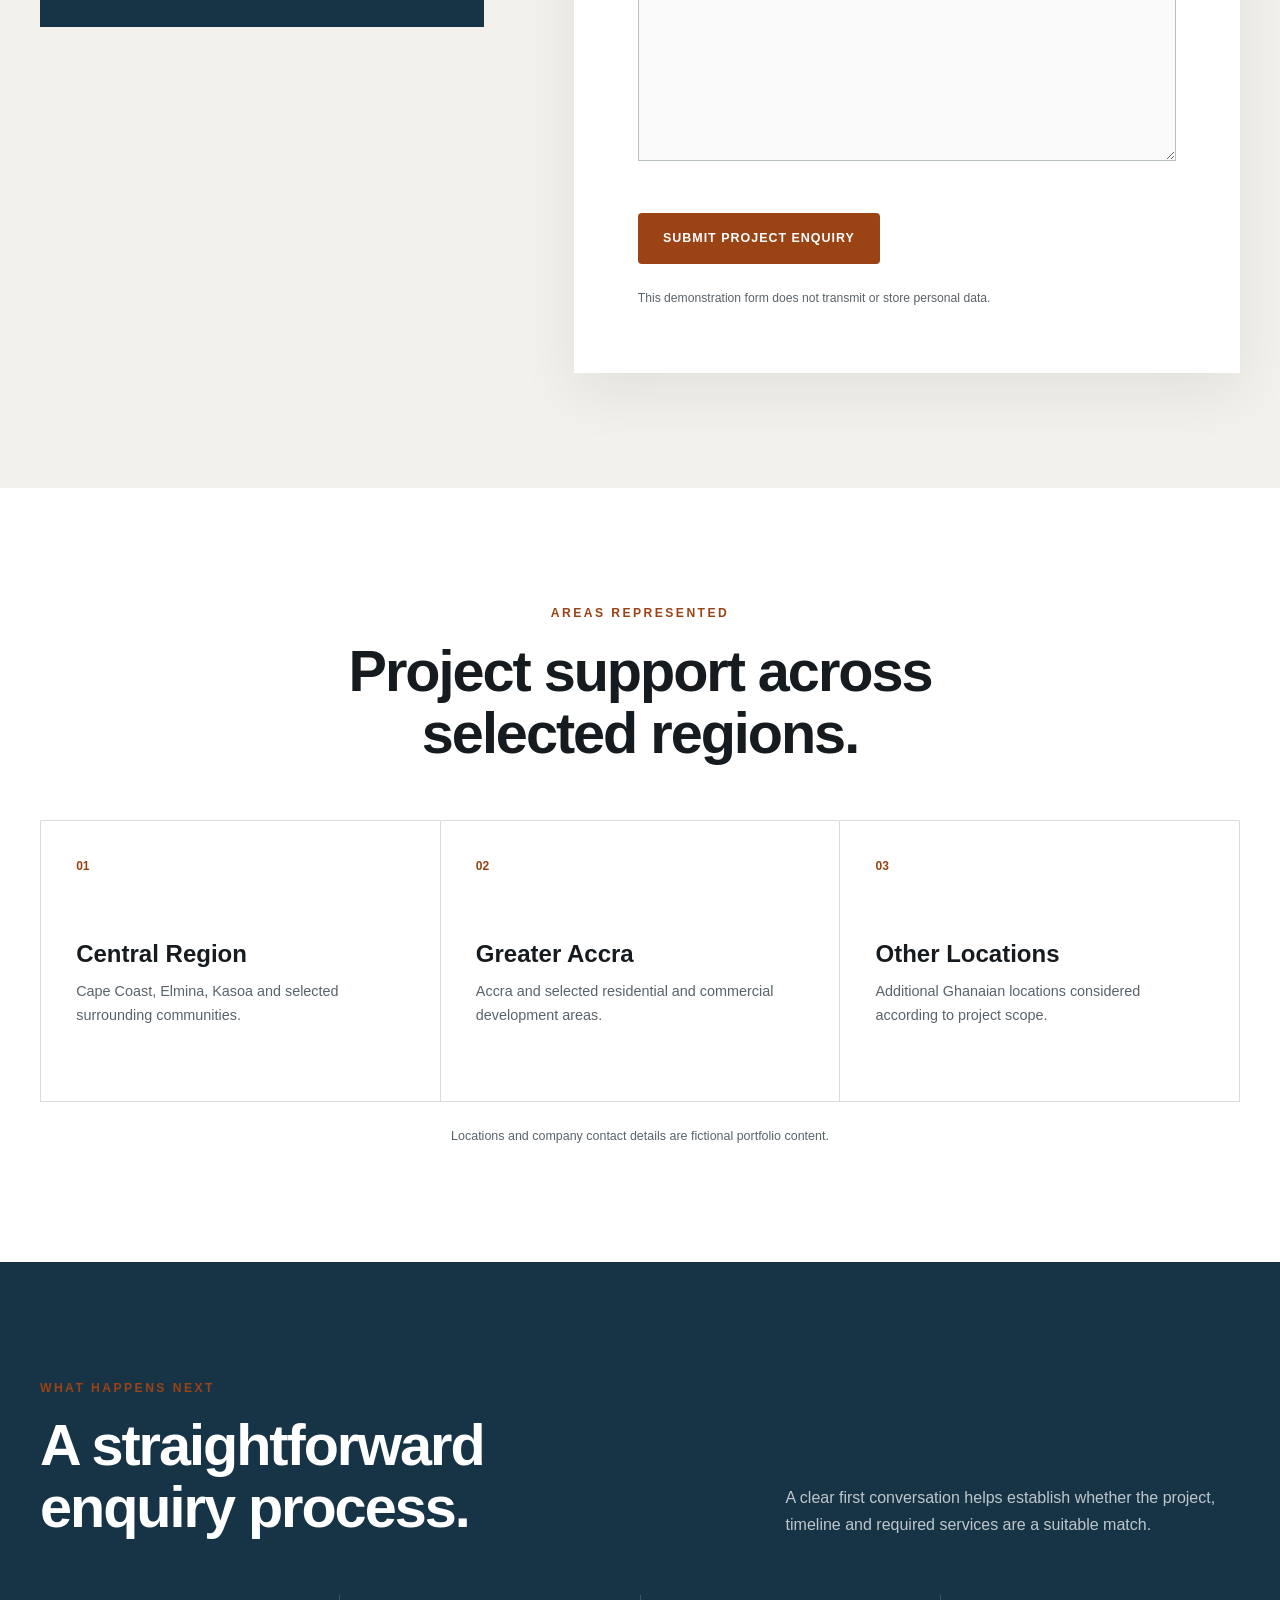
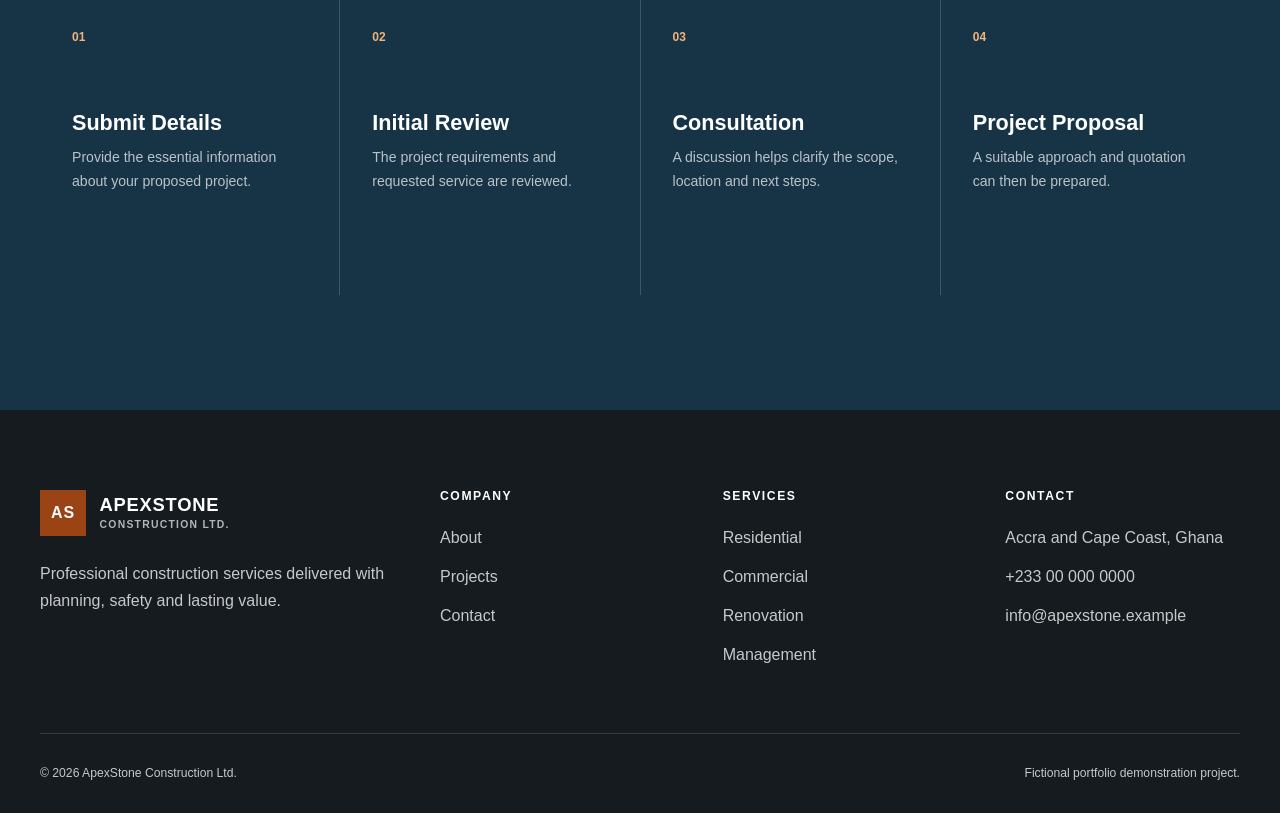
<file: contact.html>
<!DOCTYPE html>
<html lang="en">
<head>
    <meta charset="UTF-8">
    <meta name="viewport" content="width=device-width, initial-scale=1.0">

    <title>Contact ApexStone Construction | Request a Quote</title>

    <meta
    name="description"
    content="Contact ApexStone Construction to discuss a residential, commercial, renovation, civil works or project-management enquiry."
    >

    <meta property="og:title" content="Contact ApexStone Construction">

    <meta
    property="og:description"
    content="Tell us about your construction project and request a consultation."
    >

    <meta
    property="og:image"
    content="assets/images/projects/residential-villa.webp"
    >

  <link rel="icon" href="assets/icons/apexstone-favicon.svg" type="image/svg+xml">
  <link rel="stylesheet" href="css/style.css">

  <script src="js/main.js" defer></script>
  <script src="js/contact.js" defer></script>
</head>

<body data-page="contact">
    <a class="skip-link" href="#mainContent">Skip to main content</a>

  <div class="topbar">
    <div class="container topbar-content">
      <p>Serving Accra, Cape Coast and surrounding regions</p>

      <div class="topbar-contact">
        <a href="tel:+233000000000">+233 00 000 0000</a>
        <a href="mailto:info@apexstone.example">
          info@apexstone.example
        </a>
      </div>
    </div>
  </div>

  <header class="site-header" id="siteHeader">
    <div class="container header-content">
      <a
        class="brand"
        href="index.html"
        aria-label="ApexStone Construction home"
      >
        <span class="brand-mark" aria-hidden="true">AS</span>

        <span class="brand-text">
          <strong>ApexStone</strong>
          <small>Construction Ltd.</small>
        </span>
      </a>

      <button
        class="menu-button"
        id="menuButton"
        type="button"
        aria-expanded="false"
        aria-controls="mainNavigation"
        aria-label="Open navigation"
      >
        <span aria-hidden="true"></span>
        <span aria-hidden="true"></span>
        <span aria-hidden="true"></span>
      </button>

      <nav
        class="main-navigation"
        id="mainNavigation"
        aria-label="Main navigation"
      >
        <ul>
          <li>
            <a href="index.html" aria-current="page">Home</a>
          </li>
          <li><a href="about.html">About</a></li>
          <li><a href="services.html">Services</a></li>
          <li><a href="projects.html">Projects</a></li>
          <li><a href="contact.html">Contact</a></li>
        </ul>

        <a class="button header-button" href="contact.html">
          Request a Quote
        </a>
      </nav>
    </div>
  </header>
  
    <main id="mainContent">
        <section class="page-hero" aria-labelledby="pageTitle">
        <img
            class="page-hero-image"
            src="assets/images/projects/residential-villa.webp"
            alt="Completed modern residential property"
            width="1200"
            height="900"
            fetchpriority="high"
        >

        <div class="page-hero-overlay"></div>

        <div class="container page-hero-content">
            <nav class="breadcrumb" aria-label="Breadcrumb">
            <a href="index.html">Home</a>
            <span aria-hidden="true">/</span>
            <span>Contact</span>
            </nav>

            <p class="eyebrow eyebrow-light">Start a conversation</p>
            <h1 id="pageTitle">Tell us about your construction project.</h1>

            <p>
            Share your project requirements and our fictional team will
            demonstrate how a professional enquiry process could begin.
            </p>
        </div>
        </section>

        <section class="section contact-section">
        <div class="container contact-layout">
            <div class="contact-information">
            <p class="eyebrow">Contact information</p>
            <h2>Let’s discuss what you want to build.</h2>

            <p class="contact-introduction">
                Provide a few details about your project and the type of support
                you need. This form is included for portfolio demonstration.
            </p>

            <div class="contact-details">
                <div>
                <span>Email</span>
                <a href="mailto:projects@apexstone.example">
                    projects@apexstone.example
                </a>
                </div>

                <div>
                <span>Telephone</span>
                <a href="tel:+233000000000">+233 00 000 0000</a>
                </div>

                <div>
                <span>Office hours</span>
                <p>Monday–Friday, 8:00 AM–5:00 PM</p>
                </div>

                <div>
                <span>Primary office</span>
                <p>Cape Coast, Central Region, Ghana</p>
                </div>
            </div>

            <div class="response-note">
                <strong>Expected response time</strong>
                <p>
                Enquiries would normally receive an initial response within
                two working days.
                </p>
            </div>
            </div>

            <div class="quotation-form-wrapper">
            <p class="form-heading">Request a project consultation</p>

            <form class="quotation-form" id="quotationForm" novalidate>
                <div class="form-row">
                <div class="form-field">
                    <label for="fullName">Full name</label>
                    <input
                    type="text"
                    id="fullName"
                    name="fullName"
                    autocomplete="name"
                    required
                    >
                    <small class="field-error" id="fullNameError"></small>
                </div>

                <div class="form-field">
                    <label for="email">Email address</label>
                    <input
                    type="email"
                    id="email"
                    name="email"
                    autocomplete="email"
                    required
                    >
                    <small class="field-error" id="emailError"></small>
                </div>
                </div>

                <div class="form-row">
                <div class="form-field">
                    <label for="telephone">Telephone number</label>
                    <input
                    type="tel"
                    id="telephone"
                    name="telephone"
                    autocomplete="tel"
                    required
                    >
                    <small class="field-error" id="telephoneError"></small>
                </div>

                <div class="form-field">
                    <label for="projectLocation">Project location</label>
                    <input
                    type="text"
                    id="projectLocation"
                    name="projectLocation"
                    placeholder="Town, city or region"
                    required
                    >
                    <small class="field-error" id="projectLocationError"></small>
                </div>
                </div>

                <div class="form-row">
                <div class="form-field">
                    <label for="service">Service required</label>
                    <select id="service" name="service" required>
                    <option value="">Select a service</option>
                    <option value="Residential Construction">
                        Residential Construction
                    </option>
                    <option value="Commercial Construction">
                        Commercial Construction
                    </option>
                    <option value="Renovation and Remodelling">
                        Renovation and Remodelling
                    </option>
                    <option value="Civil Works">Civil Works</option>
                    <option value="Architectural Planning">
                        Architectural Planning
                    </option>
                    <option value="Project Management">
                        Project Management
                    </option>
                    </select>
                    <small class="field-error" id="serviceError"></small>
                </div>

                <div class="form-field">
                    <label for="timeline">Preferred timeline</label>
                    <select id="timeline" name="timeline">
                    <option value="">Select a timeline</option>
                    <option value="Within 3 months">Within 3 months</option>
                    <option value="3–6 months">3–6 months</option>
                    <option value="6–12 months">6–12 months</option>
                    <option value="More than 12 months">
                        More than 12 months
                    </option>
                    <option value="Not decided">Not decided</option>
                    </select>
                </div>
                </div>

                <div class="form-field">
                <label for="budget">Estimated budget range</label>
                <select id="budget" name="budget">
                    <option value="">Select a budget range</option>
                    <option value="Below GHS 250,000">Below GHS 250,000</option>
                    <option value="GHS 250,000–500,000">
                    GHS 250,000–500,000
                    </option>
                    <option value="GHS 500,000–1,000,000">
                    GHS 500,000–1,000,000
                    </option>
                    <option value="Above GHS 1,000,000">
                    Above GHS 1,000,000
                    </option>
                    <option value="To be discussed">To be discussed</option>
                </select>
                </div>

                <div class="form-field">
                <label for="projectDetails">Project details</label>
                <textarea
                    id="projectDetails"
                    name="projectDetails"
                    rows="7"
                    placeholder="Describe the project, property type and support you need."
                    required
                ></textarea>
                <small class="field-error" id="projectDetailsError"></small>
                </div>

                <button class="button button-primary" type="submit">
                Submit Project Enquiry
                </button>

                <p class="form-disclaimer">
                This demonstration form does not transmit or store personal data.
                </p>

                <div
                class="form-success"
                id="formSuccess"
                role="status"
                aria-live="polite"
                hidden
                >
                <strong>Enquiry prepared successfully.</strong>
                <p>
                    In a live website, these project details would now be sent
                    securely to the ApexStone team.
                </p>
                </div>
            </form>
            </div>
        </div>
        </section>

        <section class="section service-regions">
        <div class="container">
            <div class="centered-heading">
            <p class="eyebrow">Areas represented</p>
            <h2>Project support across selected regions.</h2>
            </div>

            <div class="region-grid">
            <article>
                <span>01</span>
                <h3>Central Region</h3>
                <p>
                Cape Coast, Elmina, Kasoa and selected surrounding communities.
                </p>
            </article>

            <article>
                <span>02</span>
                <h3>Greater Accra</h3>
                <p>
                Accra and selected residential and commercial development areas.
                </p>
            </article>

            <article>
                <span>03</span>
                <h3>Other Locations</h3>
                <p>
                Additional Ghanaian locations considered according to project scope.
                </p>
            </article>
            </div>

            <p class="demo-note">
            Locations and company contact details are fictional portfolio content.
            </p>
        </div>
        </section>

        <section class="section enquiry-process">
        <div class="container">
            <div class="section-heading">
            <div>
                <p class="eyebrow">What happens next</p>
                <h2>A straightforward enquiry process.</h2>
            </div>

            <p>
                A clear first conversation helps establish whether the project,
                timeline and required services are a suitable match.
            </p>
            </div>

            <ol class="enquiry-process-grid">
            <li>
                <span>01</span>
                <h3>Submit Details</h3>
                <p>Provide the essential information about your proposed project.</p>
            </li>

            <li>
                <span>02</span>
                <h3>Initial Review</h3>
                <p>The project requirements and requested service are reviewed.</p>
            </li>

            <li>
                <span>03</span>
                <h3>Consultation</h3>
                <p>A discussion helps clarify the scope, location and next steps.</p>
            </li>

            <li>
                <span>04</span>
                <h3>Project Proposal</h3>
                <p>A suitable approach and quotation can then be prepared.</p>
            </li>
            </ol>
        </div>
        </section>
    </main>

  <footer class="site-footer">
    <div class="container footer-grid">
      <div class="footer-company">
        <a class="brand footer-brand" href="index.html">
          <span class="brand-mark" aria-hidden="true">AS</span>

          <span class="brand-text">
            <strong>ApexStone</strong>
            <small>Construction Ltd.</small>
          </span>
        </a>

        <p>
          Professional construction services delivered with planning,
          safety and lasting value.
        </p>
      </div>

      <div>
        <h2 class="footer-heading">Company</h2>
        <ul class="footer-links">
          <li><a href="about.html">About</a></li>
          <li><a href="projects.html">Projects</a></li>
          <li><a href="contact.html">Contact</a></li>
        </ul>
      </div>

      <div>
        <h2 class="footer-heading">Services</h2>
        <ul class="footer-links">
          <li><a href="services.html#residential">Residential</a></li>
          <li><a href="services.html#commercial">Commercial</a></li>
          <li><a href="services.html#renovation">Renovation</a></li>
          <li><a href="services.html#management">Management</a></li>
        </ul>
      </div>

      <div>
        <h2 class="footer-heading">Contact</h2>
        <address class="footer-contact">
          <p>Accra and Cape Coast, Ghana</p>
          <a href="tel:+233000000000">+233 00 000 0000</a>
          <a href="mailto:info@apexstone.example">
            info@apexstone.example
          </a>
        </address>
      </div>
    </div>

    <div class="container footer-bottom">
      <p>
        © <span id="currentYear"></span> ApexStone Construction Ltd.
      </p>

      <p>Fictional portfolio demonstration project.</p>
    </div>
  </footer>
</body>
</html>
</file>
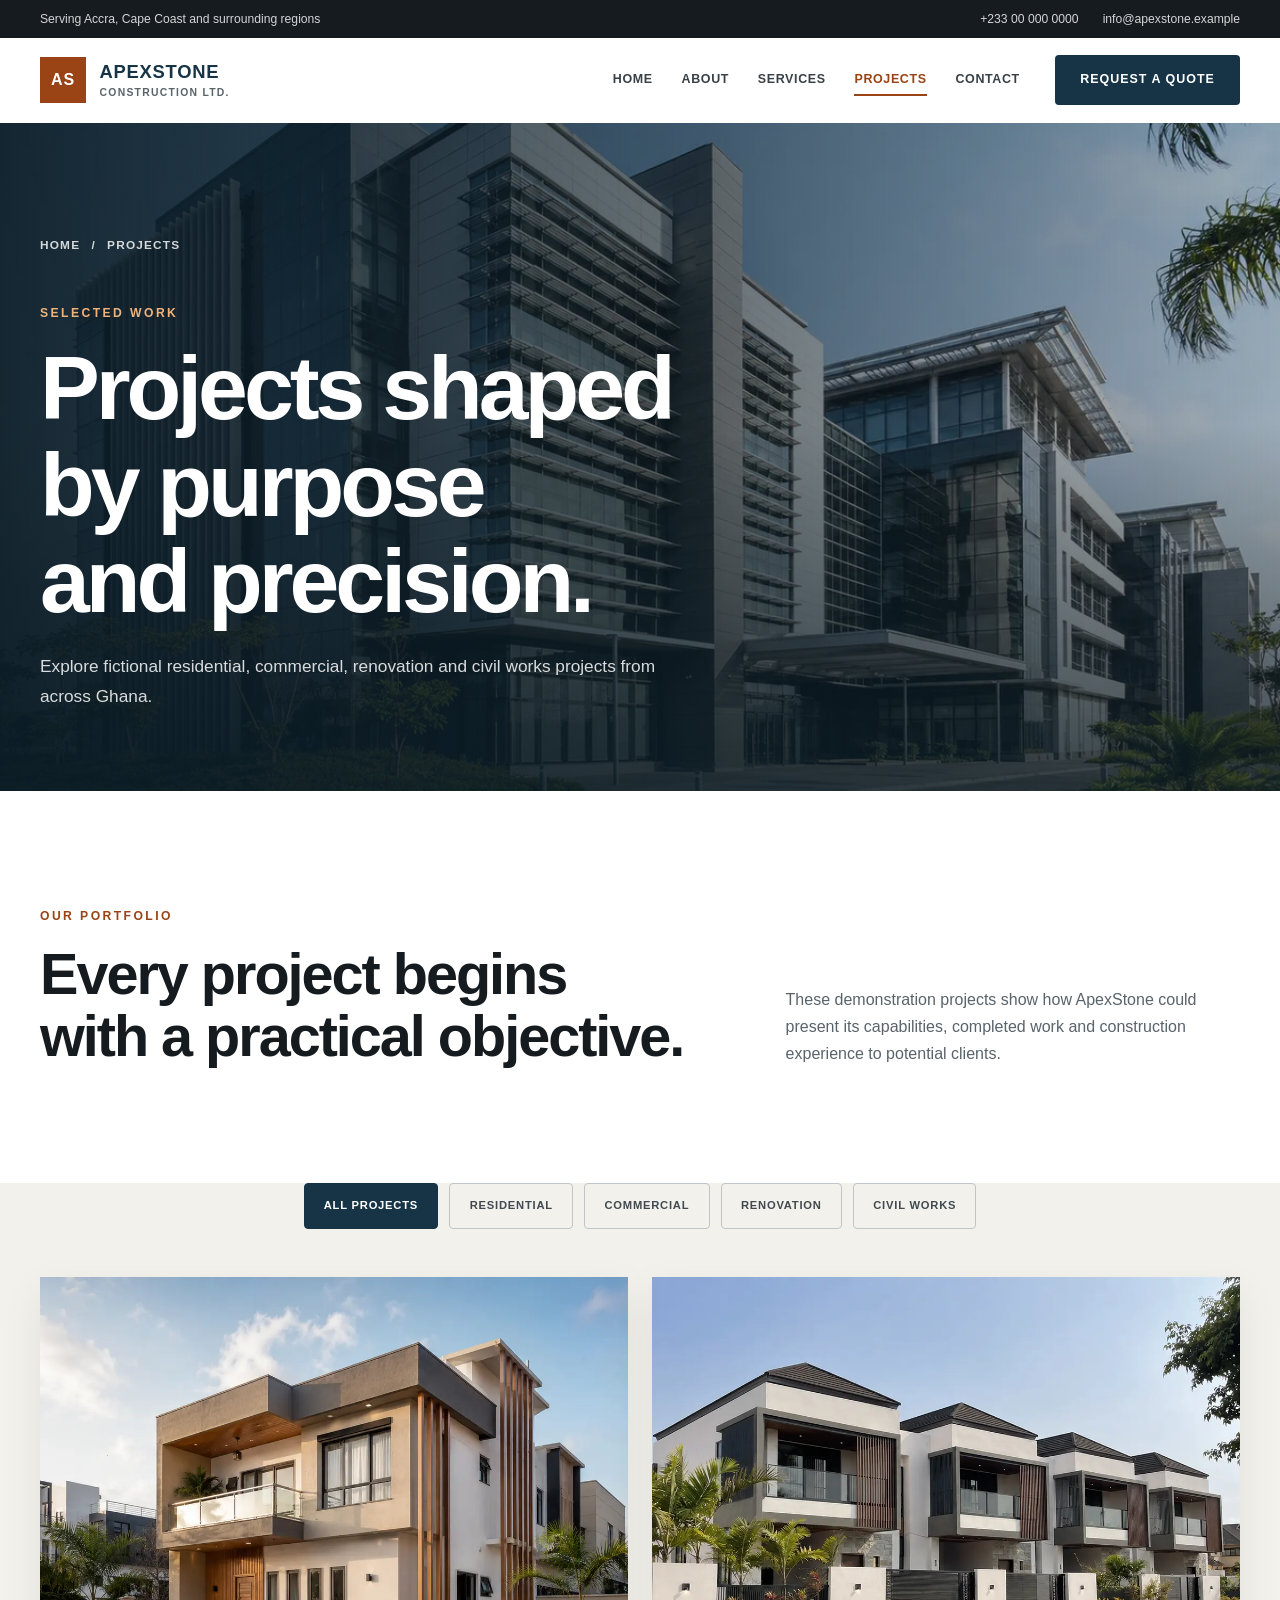
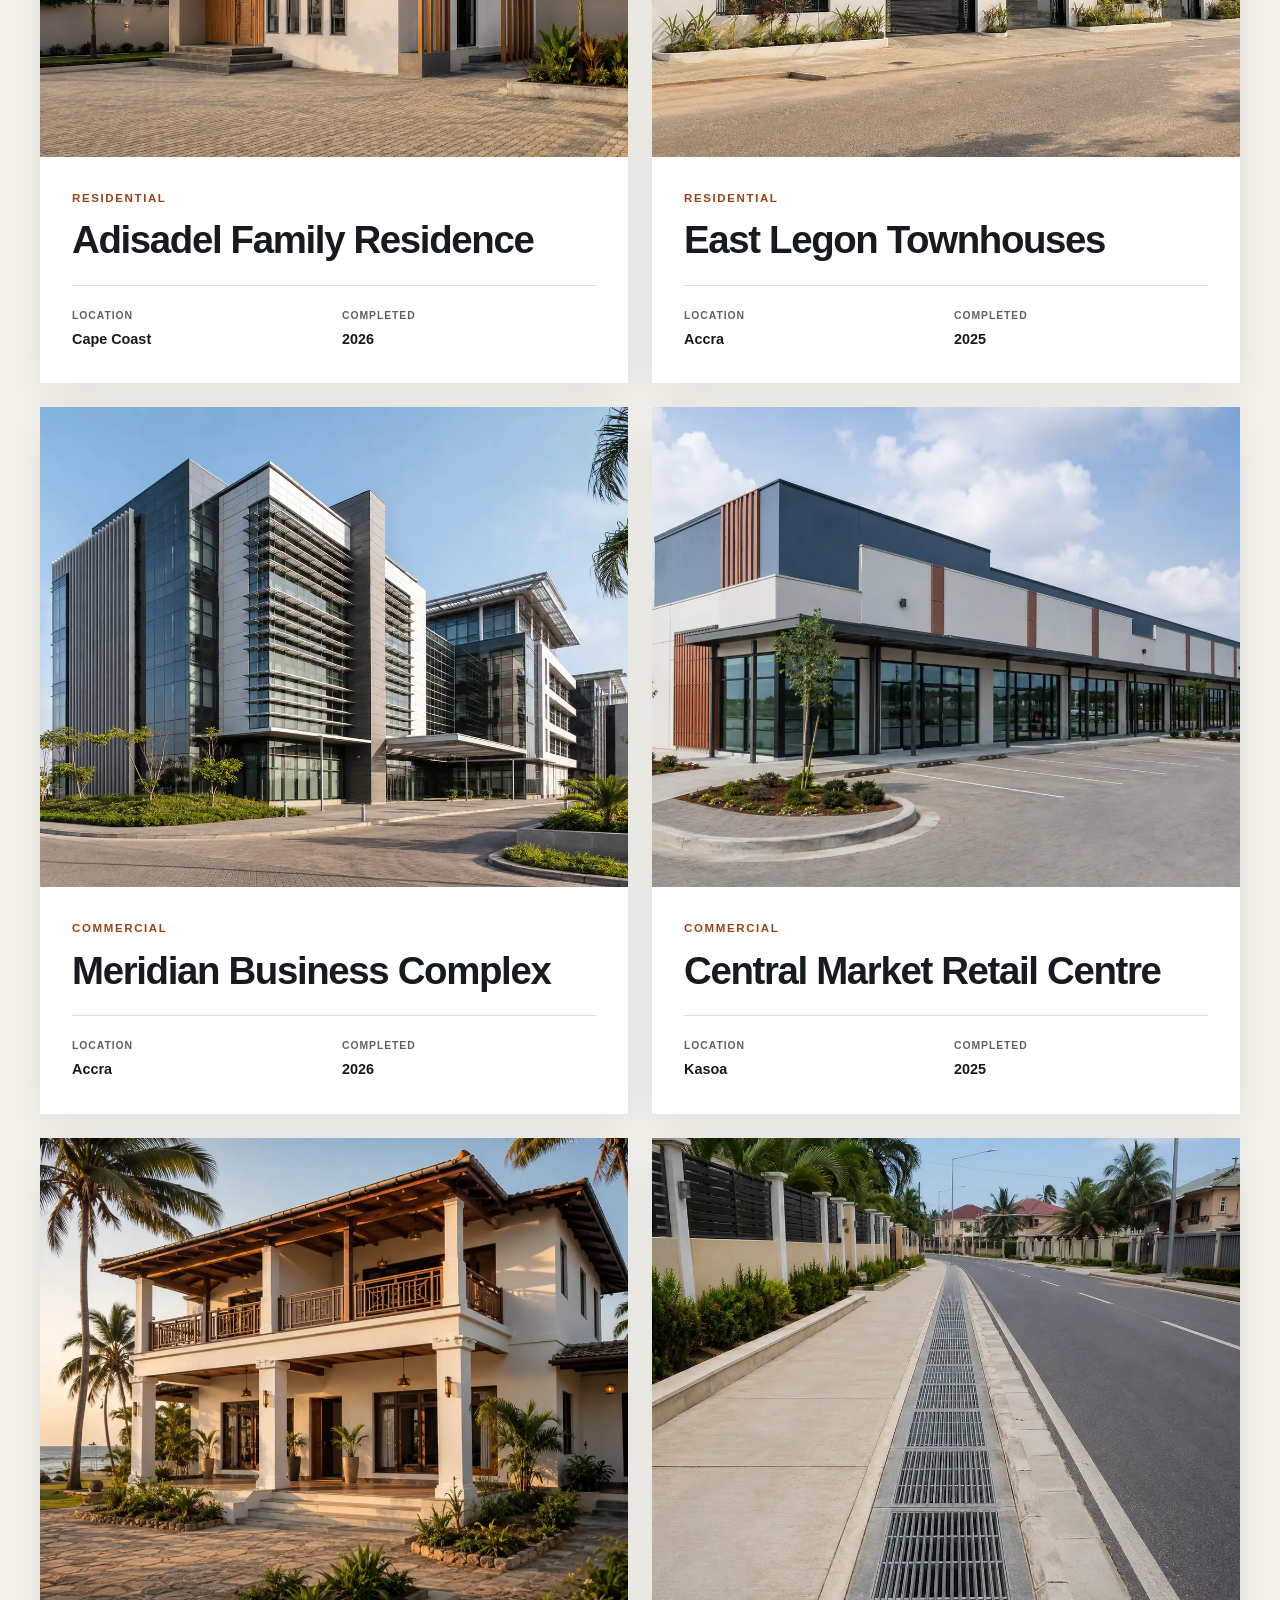
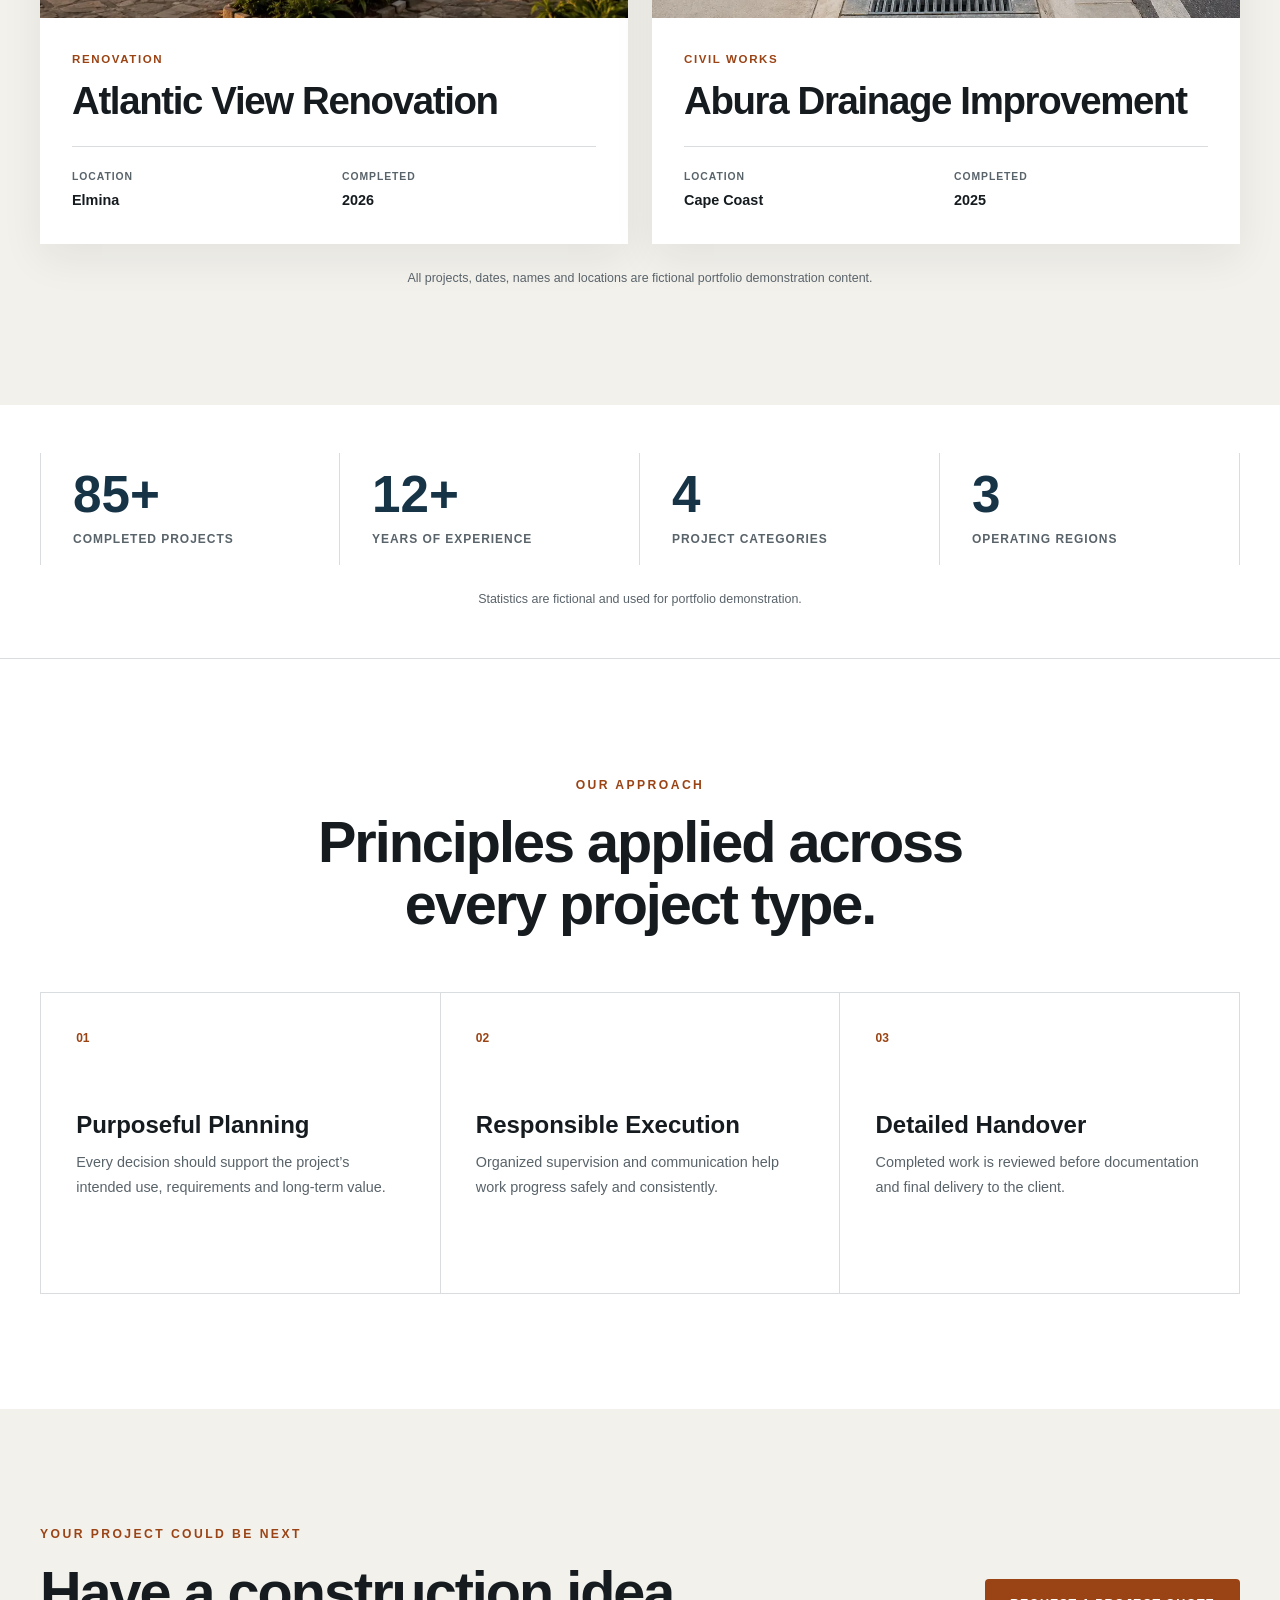
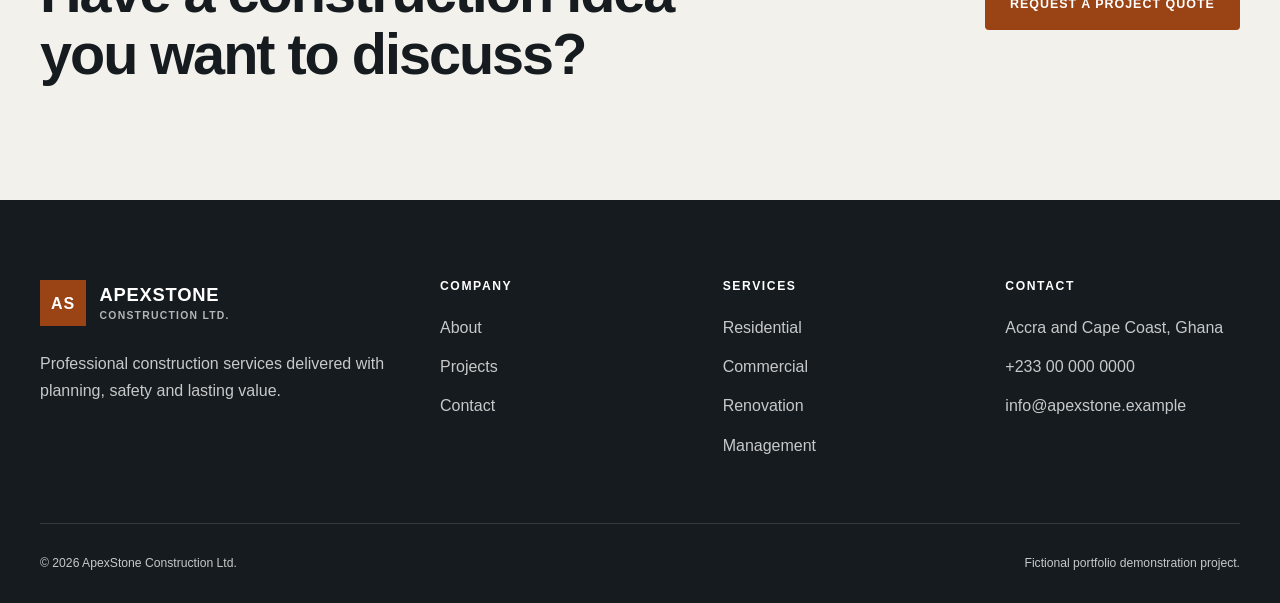
<file: projects.html>
<!DOCTYPE html>
<html lang="en">
<head>
    <meta charset="UTF-8">
    <meta name="viewport" content="width=device-width, initial-scale=1.0">

    <title>Construction Projects | ApexStone Construction</title>

    <meta
    name="description"
    content="Explore fictional residential, commercial, renovation and civil construction projects completed by ApexStone Construction."
    >

    <meta property="og:title" content="ApexStone Construction Projects">

    <meta
    property="og:description"
    content="Explore selected residential, commercial, renovation and civil works projects."
    >

    <meta
    property="og:image"
    content="assets/images/projects/commercial-complex.webp"
    >

  <link rel="icon" href="assets/icons/apexstone-favicon.svg" type="image/svg+xml">
  <link rel="stylesheet" href="css/style.css">

  <script src="js/main.js" defer></script>
  <script src="js/projects.js" defer></script>
</head>

<body data-page="projects">
  <a class="skip-link" href="#mainContent">Skip to main content</a>

  <div class="topbar">
    <div class="container topbar-content">
      <p>Serving Accra, Cape Coast and surrounding regions</p>

      <div class="topbar-contact">
        <a href="tel:+233000000000">+233 00 000 0000</a>
        <a href="mailto:info@apexstone.example">
          info@apexstone.example
        </a>
      </div>
    </div>
  </div>

  <header class="site-header" id="siteHeader">
    <div class="container header-content">
      <a
        class="brand"
        href="index.html"
        aria-label="ApexStone Construction home"
      >
        <span class="brand-mark" aria-hidden="true">AS</span>

        <span class="brand-text">
          <strong>ApexStone</strong>
          <small>Construction Ltd.</small>
        </span>
      </a>

      <button
        class="menu-button"
        id="menuButton"
        type="button"
        aria-expanded="false"
        aria-controls="mainNavigation"
        aria-label="Open navigation"
      >
        <span aria-hidden="true"></span>
        <span aria-hidden="true"></span>
        <span aria-hidden="true"></span>
      </button>

      <nav
        class="main-navigation"
        id="mainNavigation"
        aria-label="Main navigation"
      >
        <ul>
          <li>
            <a href="index.html" aria-current="page">Home</a>
          </li>
          <li><a href="about.html">About</a></li>
          <li><a href="services.html">Services</a></li>
          <li><a href="projects.html">Projects</a></li>
          <li><a href="contact.html">Contact</a></li>
        </ul>

        <a class="button header-button" href="contact.html">
          Request a Quote
        </a>
      </nav>
    </div>
  </header>
  
    <main id="mainContent">
        <section class="page-hero" aria-labelledby="pageTitle">
            <img
                class="page-hero-image"
                src="assets/images/projects/commercial-complex.webp"
                alt="Completed modern commercial building"
                width="1200"
                height="900"
                fetchpriority="high"
            >

            <div class="page-hero-overlay"></div>

            <div class="container page-hero-content">
                <nav class="breadcrumb" aria-label="Breadcrumb">
                <a href="index.html">Home</a>
                <span aria-hidden="true">/</span>
                <span>Projects</span>
                </nav>

                <p class="eyebrow eyebrow-light">Selected work</p>
                <h1 id="pageTitle">Projects shaped by purpose and precision.</h1>

                <p>
                Explore fictional residential, commercial, renovation and
                civil works projects from across Ghana.
                </p>
            </div>
        </section>

        <section class="section projects-introduction">
            <div class="container section-heading">
                <div>
                <p class="eyebrow">Our portfolio</p>
                <h2>Every project begins with a practical objective.</h2>
                </div>

                <p>
                These demonstration projects show how ApexStone could present
                its capabilities, completed work and construction experience
                to potential clients.
                </p>
            </div>
        </section>

        <section class="projects-gallery-section">
            <div class="container">
                <div class="project-filters" aria-label="Filter projects">
                <button
                    class="project-filter is-active"
                    type="button"
                    data-filter="all"
                    aria-pressed="true"
                >
                    All Projects
                </button>

                <button
                    class="project-filter"
                    type="button"
                    data-filter="residential"
                    aria-pressed="false"
                >
                    Residential
                </button>

                <button
                    class="project-filter"
                    type="button"
                    data-filter="commercial"
                    aria-pressed="false"
                >
                    Commercial
                </button>

                <button
                    class="project-filter"
                    type="button"
                    data-filter="renovation"
                    aria-pressed="false"
                >
                    Renovation
                </button>

                <button
                    class="project-filter"
                    type="button"
                    data-filter="civil"
                    aria-pressed="false"
                >
                    Civil Works
                </button>
                </div>

                <p
                class="screen-reader-only"
                id="projectResults"
                role="status"
                aria-live="polite"
                ></p>

                <div class="project-gallery-grid" id="projectGallery">
                <article
                    class="project-gallery-card"
                    data-category="residential"
                >
                    <div class="project-gallery-image">
                    <img
                        src="assets/images/projects/residential-villa.webp"
                        alt="Modern two-storey residential villa"
                        width="1200"
                        height="900"
                        loading="lazy"
                        decoding="async"
                    >
                    </div>

                    <div class="project-gallery-content">
                    <p>Residential</p>
                    <h2>Adisadel Family Residence</h2>

                    <dl>
                        <div>
                        <dt>Location</dt>
                        <dd>Cape Coast</dd>
                        </div>

                        <div>
                        <dt>Completed</dt>
                        <dd>2026</dd>
                        </div>
                    </dl>
                    </div>
                </article>

                <article
                    class="project-gallery-card"
                    data-category="residential"
                >
                    <div class="project-gallery-image">
                    <img
                        src="assets/images/projects/townhouse-development.webp"
                        alt="Contemporary residential townhouse development"
                        width="1200"
                        height="900"
                        loading="lazy"
                        decoding="async"
                    >
                    </div>

                    <div class="project-gallery-content">
                    <p>Residential</p>
                    <h2>East Legon Townhouses</h2>

                    <dl>
                        <div>
                        <dt>Location</dt>
                        <dd>Accra</dd>
                        </div>

                        <div>
                        <dt>Completed</dt>
                        <dd>2025</dd>
                        </div>
                    </dl>
                    </div>
                </article>

                <article
                    class="project-gallery-card"
                    data-category="commercial"
                >
                    <div class="project-gallery-image">
                    <img
                        src="assets/images/projects/commercial-complex.webp"
                        alt="Modern commercial office complex"
                        width="1200"
                        height="900"
                        loading="lazy"
                        decoding="async"
                    >
                    </div>

                    <div class="project-gallery-content">
                    <p>Commercial</p>
                    <h2>Meridian Business Complex</h2>

                    <dl>
                        <div>
                        <dt>Location</dt>
                        <dd>Accra</dd>
                        </div>

                        <div>
                        <dt>Completed</dt>
                        <dd>2026</dd>
                        </div>
                    </dl>
                    </div>
                </article>

                <article
                    class="project-gallery-card"
                    data-category="commercial"
                >
                    <div class="project-gallery-image">
                    <img
                        src="assets/images/projects/retail-centre.webp"
                        alt="Contemporary neighbourhood retail centre"
                        width="1200"
                        height="900"
                        loading="lazy"
                        decoding="async"
                    >
                    </div>

                    <div class="project-gallery-content">
                    <p>Commercial</p>
                    <h2>Central Market Retail Centre</h2>

                    <dl>
                        <div>
                        <dt>Location</dt>
                        <dd>Kasoa</dd>
                        </div>

                        <div>
                        <dt>Completed</dt>
                        <dd>2025</dd>
                        </div>
                    </dl>
                    </div>
                </article>

                <article
                    class="project-gallery-card"
                    data-category="renovation"
                >
                    <div class="project-gallery-image">
                    <img
                        src="assets/images/projects/coastal-renovation.webp"
                        alt="Renovated coastal guesthouse"
                        width="1200"
                        height="900"
                        loading="lazy"
                        decoding="async"
                    >
                    </div>

                    <div class="project-gallery-content">
                    <p>Renovation</p>
                    <h2>Atlantic View Renovation</h2>

                    <dl>
                        <div>
                        <dt>Location</dt>
                        <dd>Elmina</dd>
                        </div>

                        <div>
                        <dt>Completed</dt>
                        <dd>2026</dd>
                        </div>
                    </dl>
                    </div>
                </article>

                <article
                    class="project-gallery-card"
                    data-category="civil"
                >
                    <div class="project-gallery-image">
                    <img
                        src="assets/images/projects/drainage-infrastructure.webp"
                        alt="Completed concrete drainage infrastructure project"
                        width="1200"
                        height="900"
                        loading="lazy"
                        decoding="async"
                    >
                    </div>

                    <div class="project-gallery-content">
                    <p>Civil Works</p>
                    <h2>Abura Drainage Improvement</h2>

                    <dl>
                        <div>
                        <dt>Location</dt>
                        <dd>Cape Coast</dd>
                        </div>

                        <div>
                        <dt>Completed</dt>
                        <dd>2025</dd>
                        </div>
                    </dl>
                    </div>
                </article>
                </div>

                <p class="demo-note">
                All projects, dates, names and locations are fictional
                portfolio demonstration content.
                </p>
            </div>
        </section>

        <section class="statistics-section" aria-label="Project statistics">
            <div class="container">
                <div class="statistics-grid">
                <div class="statistic">
                    <strong>85+</strong>
                    <span>Completed projects</span>
                </div>

                <div class="statistic">
                    <strong>12+</strong>
                    <span>Years of experience</span>
                </div>

                <div class="statistic">
                    <strong>4</strong>
                    <span>Project categories</span>
                </div>

                <div class="statistic">
                    <strong>3</strong>
                    <span>Operating regions</span>
                </div>
                </div>

                <p class="demo-note">
                Statistics are fictional and used for portfolio demonstration.
                </p>
            </div>
        </section>

        <section class="section project-principles">
            <div class="container">
                <div class="centered-heading">
                <p class="eyebrow">Our approach</p>
                <h2>Principles applied across every project type.</h2>
                </div>

                <div class="principles-grid">
                <article>
                    <span>01</span>
                    <h3>Purposeful Planning</h3>
                    <p>
                    Every decision should support the project’s intended use,
                    requirements and long-term value.
                    </p>
                </article>

                <article>
                    <span>02</span>
                    <h3>Responsible Execution</h3>
                    <p>
                    Organized supervision and communication help work progress
                    safely and consistently.
                    </p>
                </article>

                <article>
                    <span>03</span>
                    <h3>Detailed Handover</h3>
                    <p>
                    Completed work is reviewed before documentation and final
                    delivery to the client.
                    </p>
                </article>
                </div>
            </div>
        </section>

        <section class="section call-to-action">
            <div class="container call-to-action-content">
                <div>
                <p class="eyebrow">Your project could be next</p>
                <h2>Have a construction idea you want to discuss?</h2>
                </div>

                <a class="button button-primary" href="contact.html">
                Request a Project Quote
                </a>
            </div>
        </section>
    </main>

  <footer class="site-footer">
    <div class="container footer-grid">
      <div class="footer-company">
        <a class="brand footer-brand" href="index.html">
          <span class="brand-mark" aria-hidden="true">AS</span>

          <span class="brand-text">
            <strong>ApexStone</strong>
            <small>Construction Ltd.</small>
          </span>
        </a>

        <p>
          Professional construction services delivered with planning,
          safety and lasting value.
        </p>
      </div>

      <div>
        <h2 class="footer-heading">Company</h2>
        <ul class="footer-links">
          <li><a href="about.html">About</a></li>
          <li><a href="projects.html">Projects</a></li>
          <li><a href="contact.html">Contact</a></li>
        </ul>
      </div>

      <div>
        <h2 class="footer-heading">Services</h2>
        <ul class="footer-links">
          <li><a href="services.html#residential">Residential</a></li>
          <li><a href="services.html#commercial">Commercial</a></li>
          <li><a href="services.html#renovation">Renovation</a></li>
          <li><a href="services.html#management">Management</a></li>
        </ul>
      </div>

      <div>
        <h2 class="footer-heading">Contact</h2>
        <address class="footer-contact">
          <p>Accra and Cape Coast, Ghana</p>
          <a href="tel:+233000000000">+233 00 000 0000</a>
          <a href="mailto:info@apexstone.example">
            info@apexstone.example
          </a>
        </address>
      </div>
    </div>

    <div class="container footer-bottom">
      <p>
        © <span id="currentYear"></span> ApexStone Construction Ltd.
      </p>

      <p>Fictional portfolio demonstration project.</p>
    </div>
  </footer>
</body>
</html>
</file>
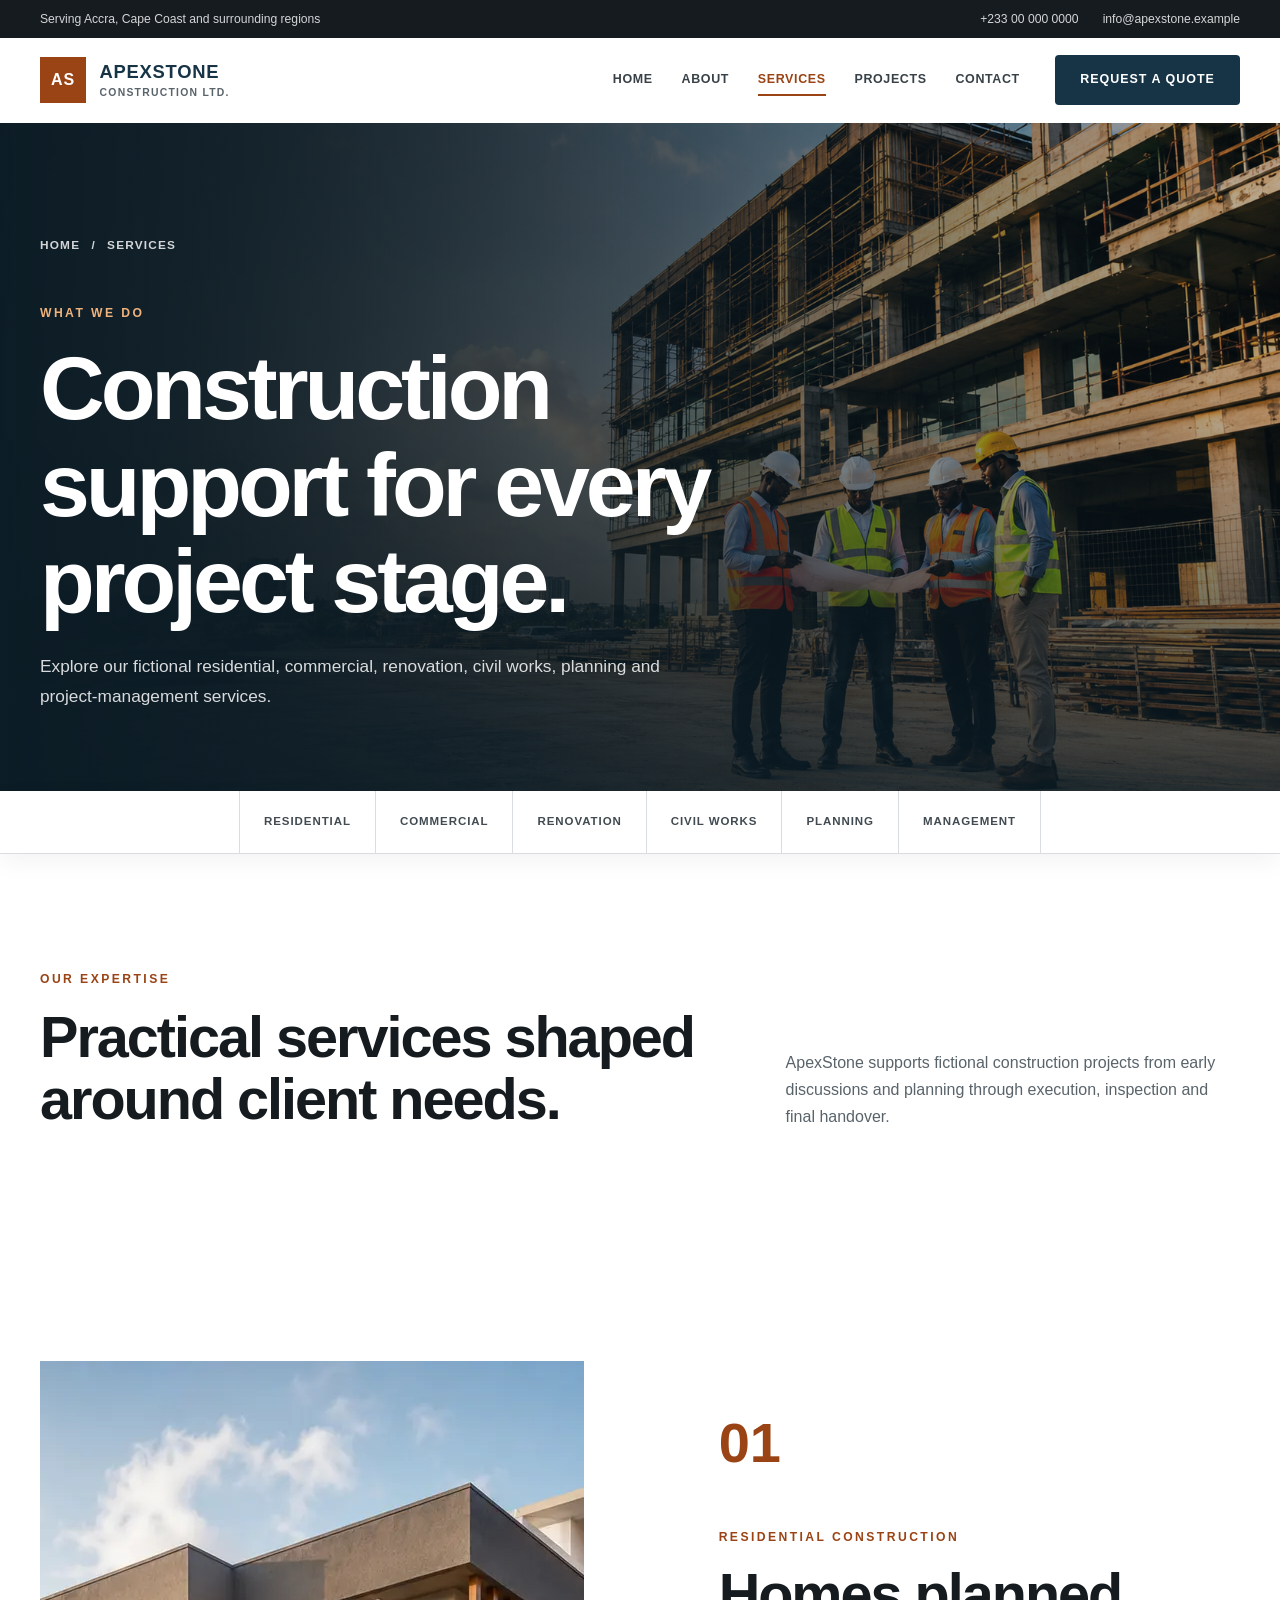
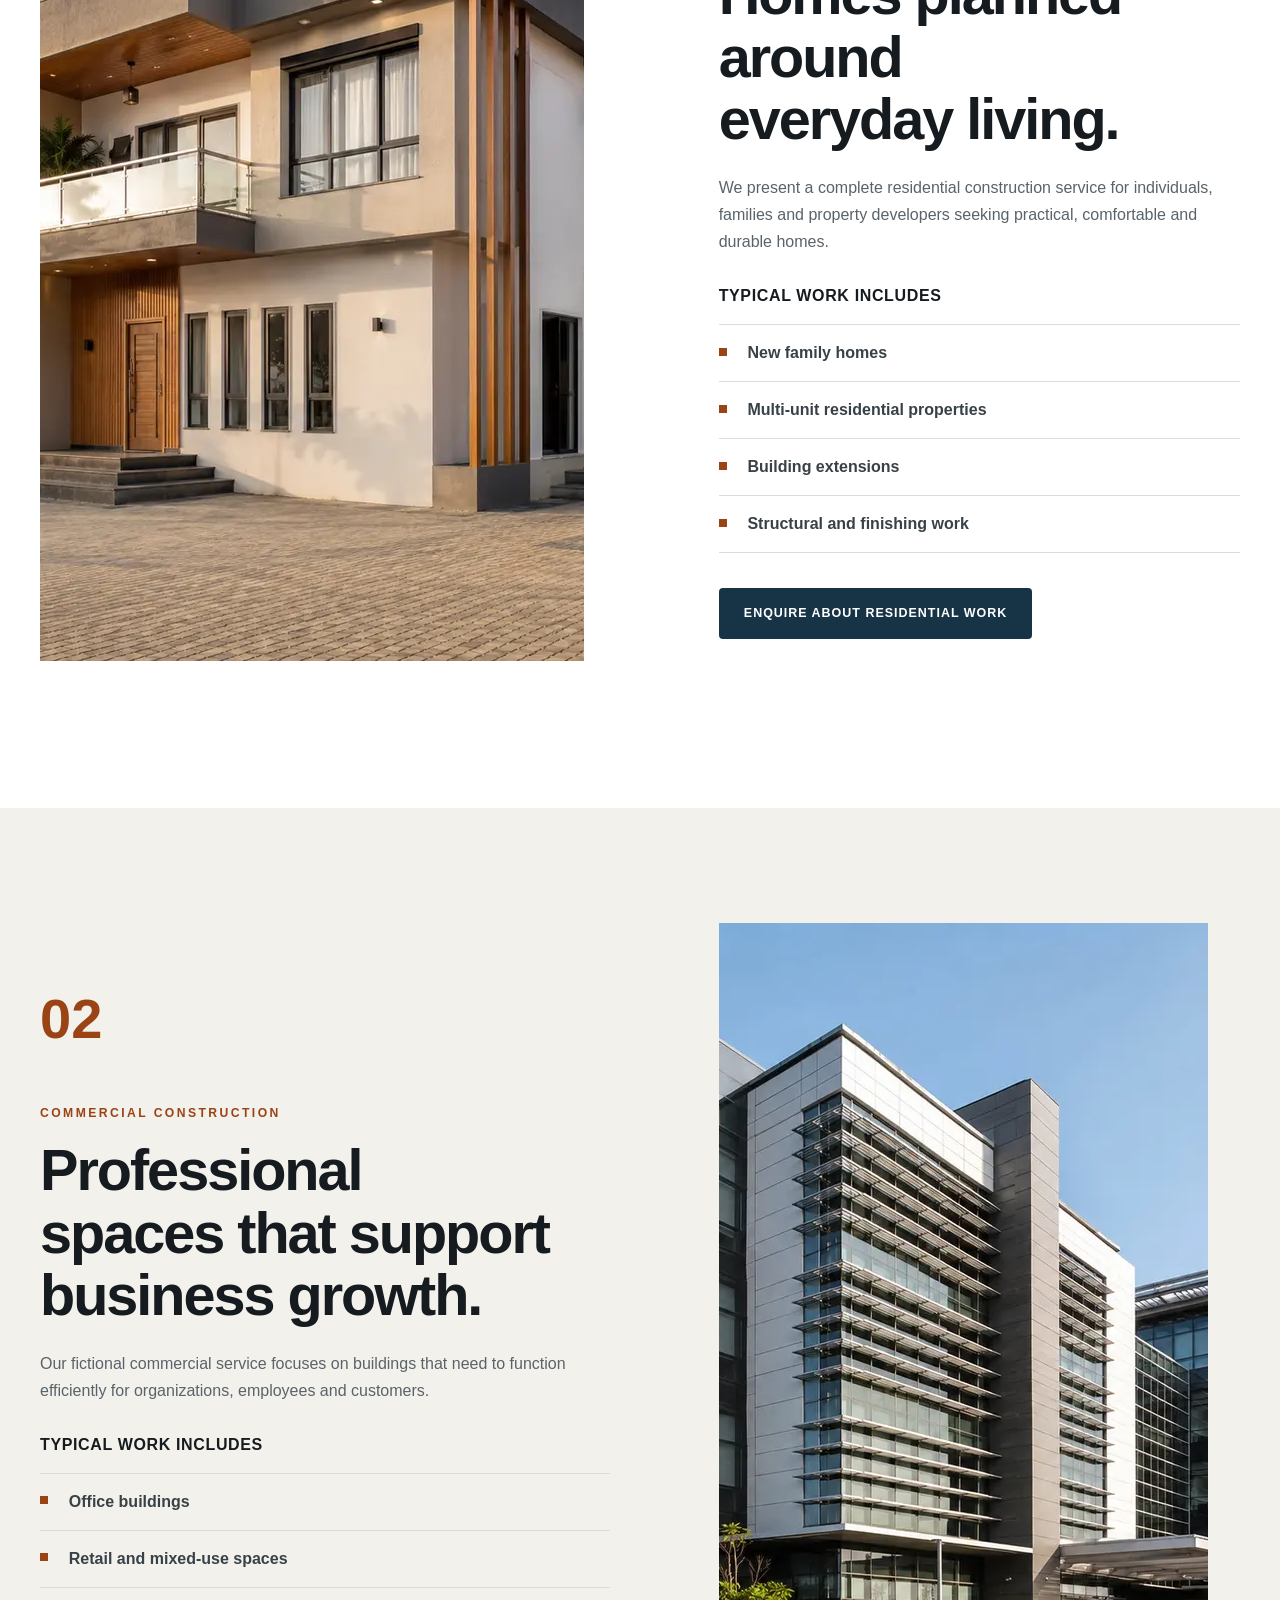
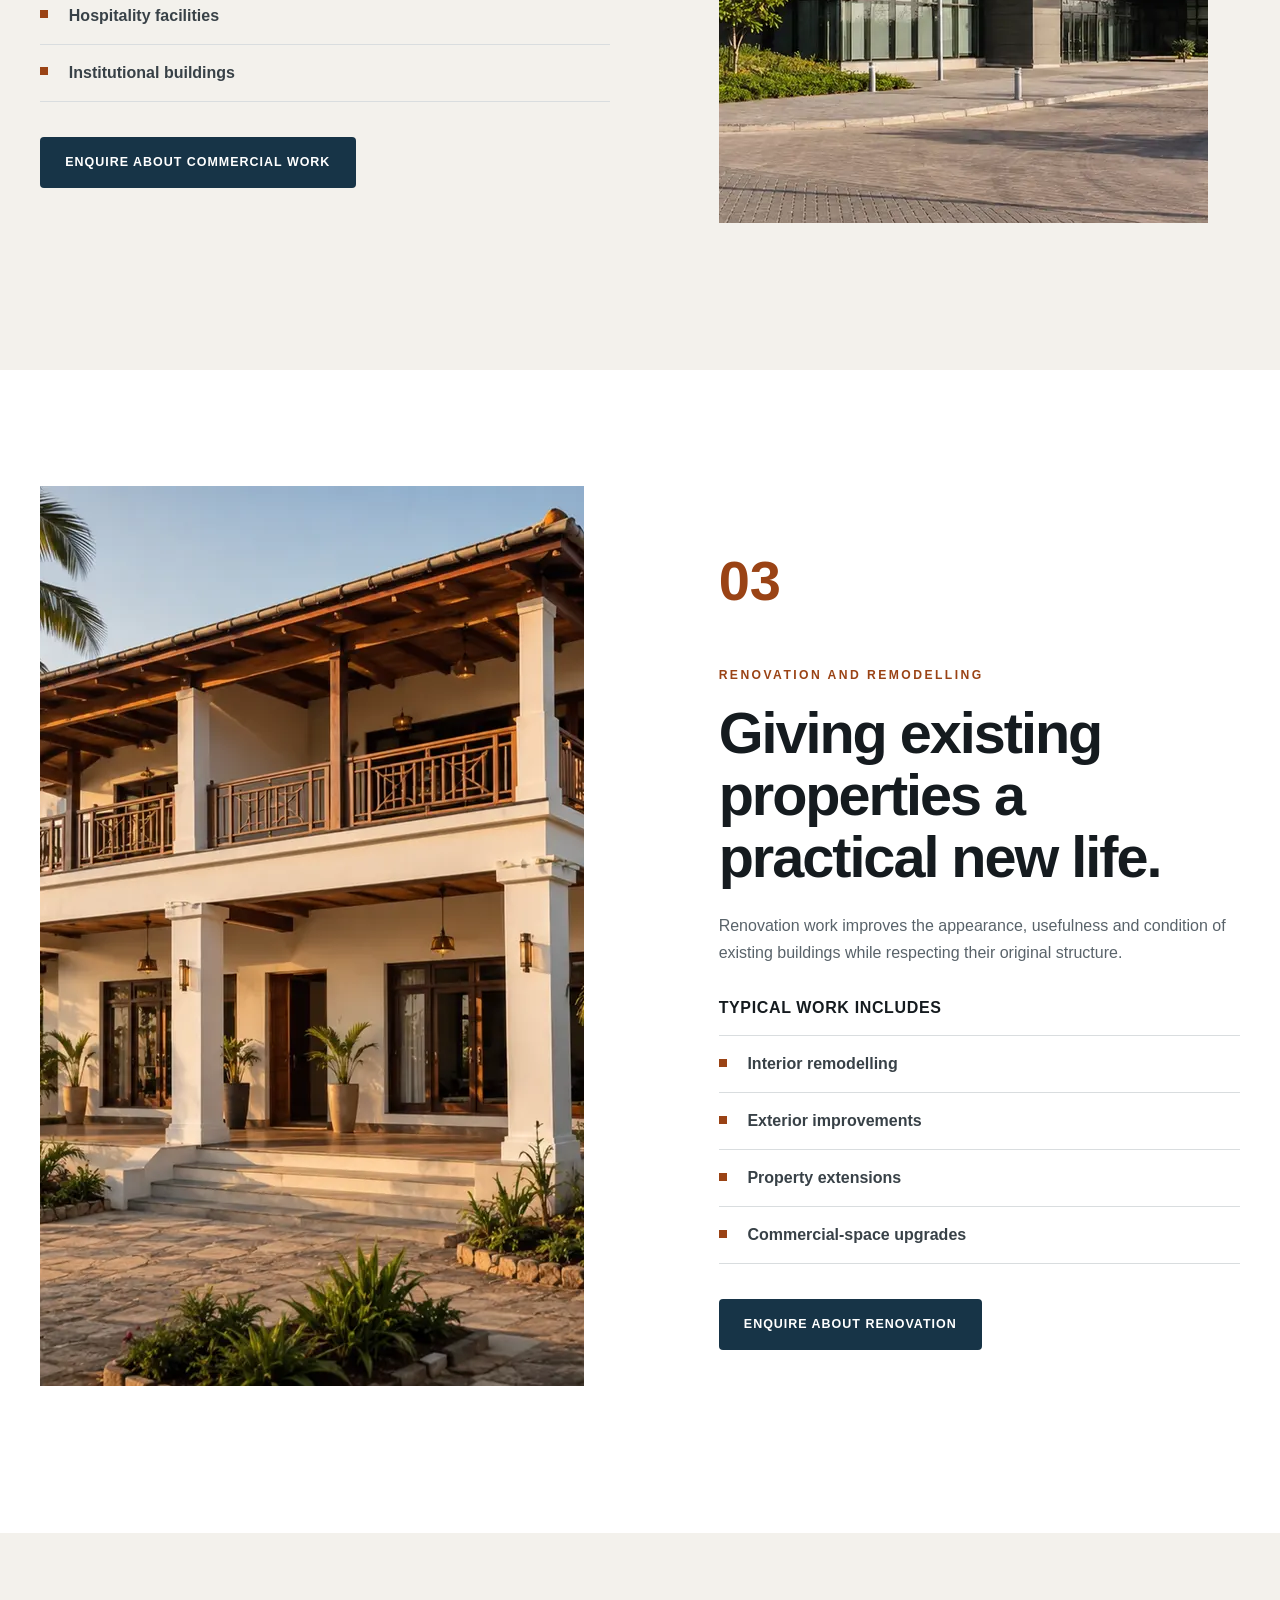
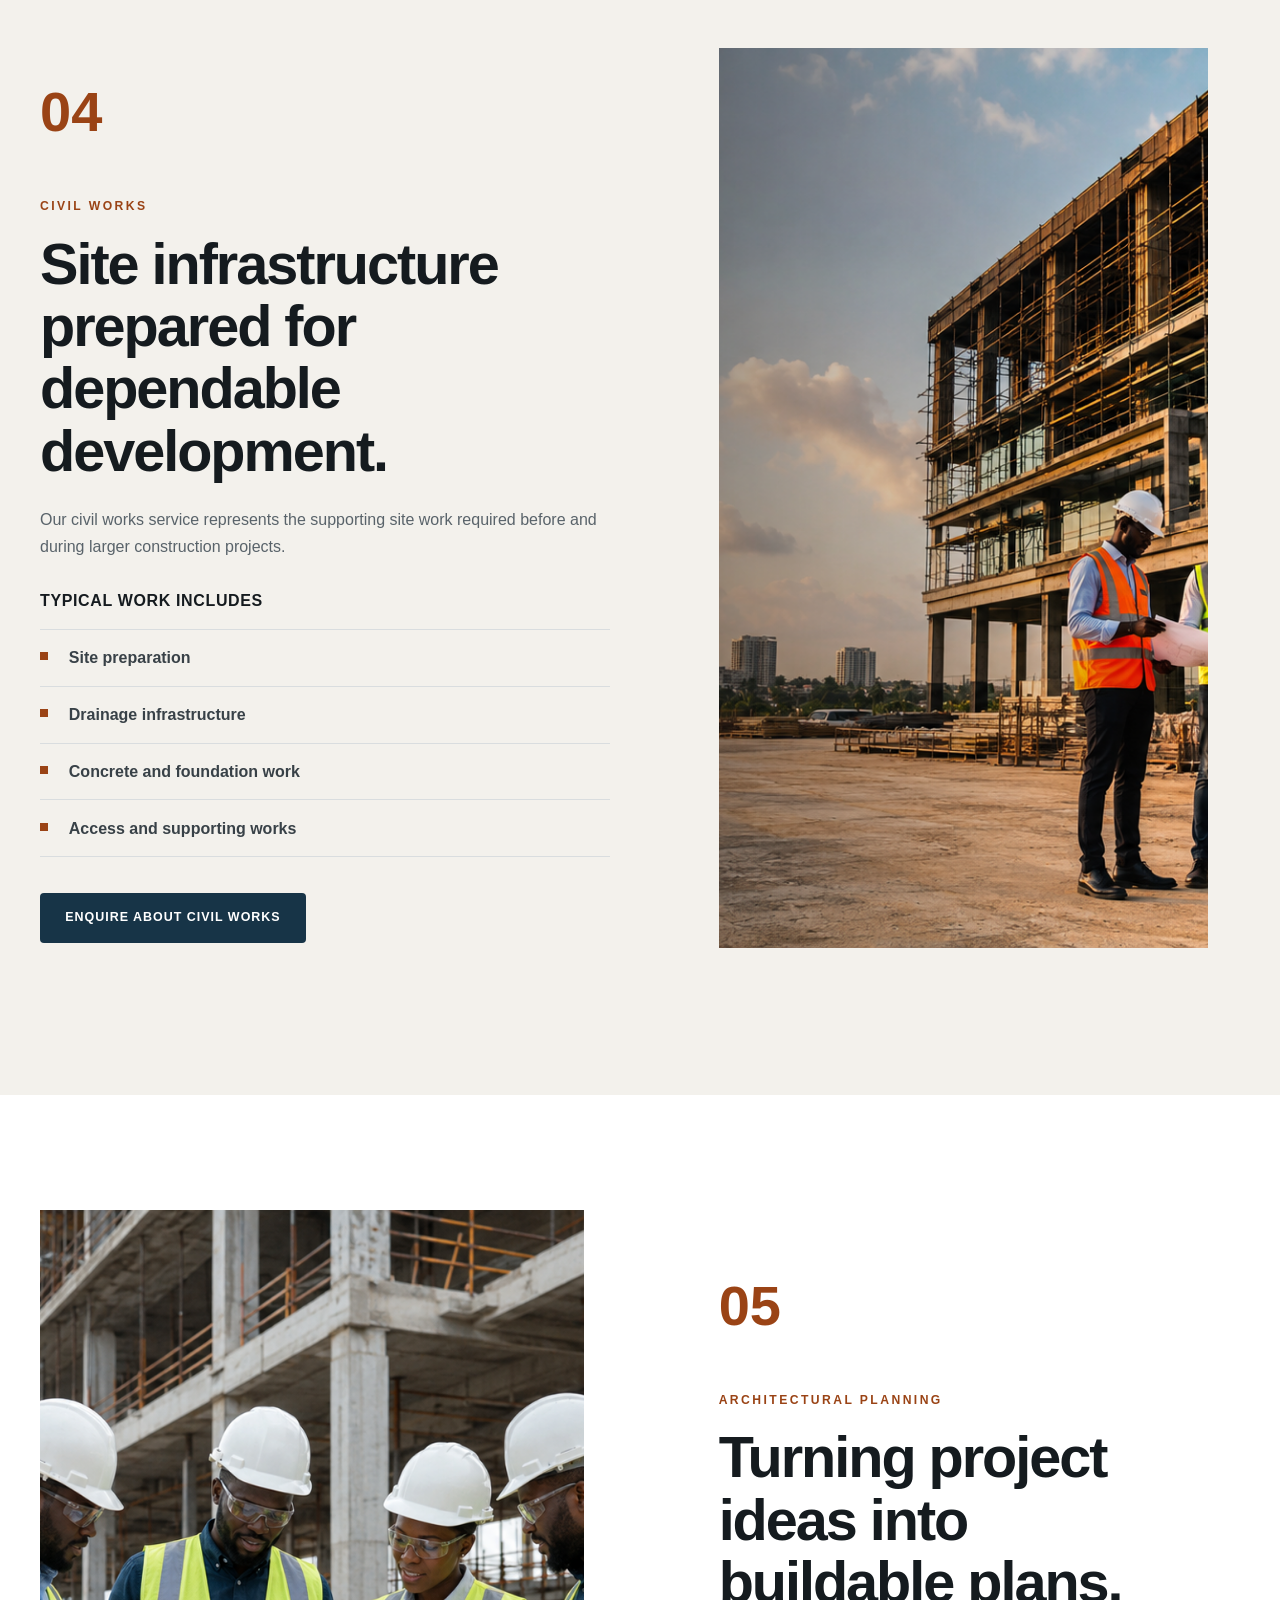
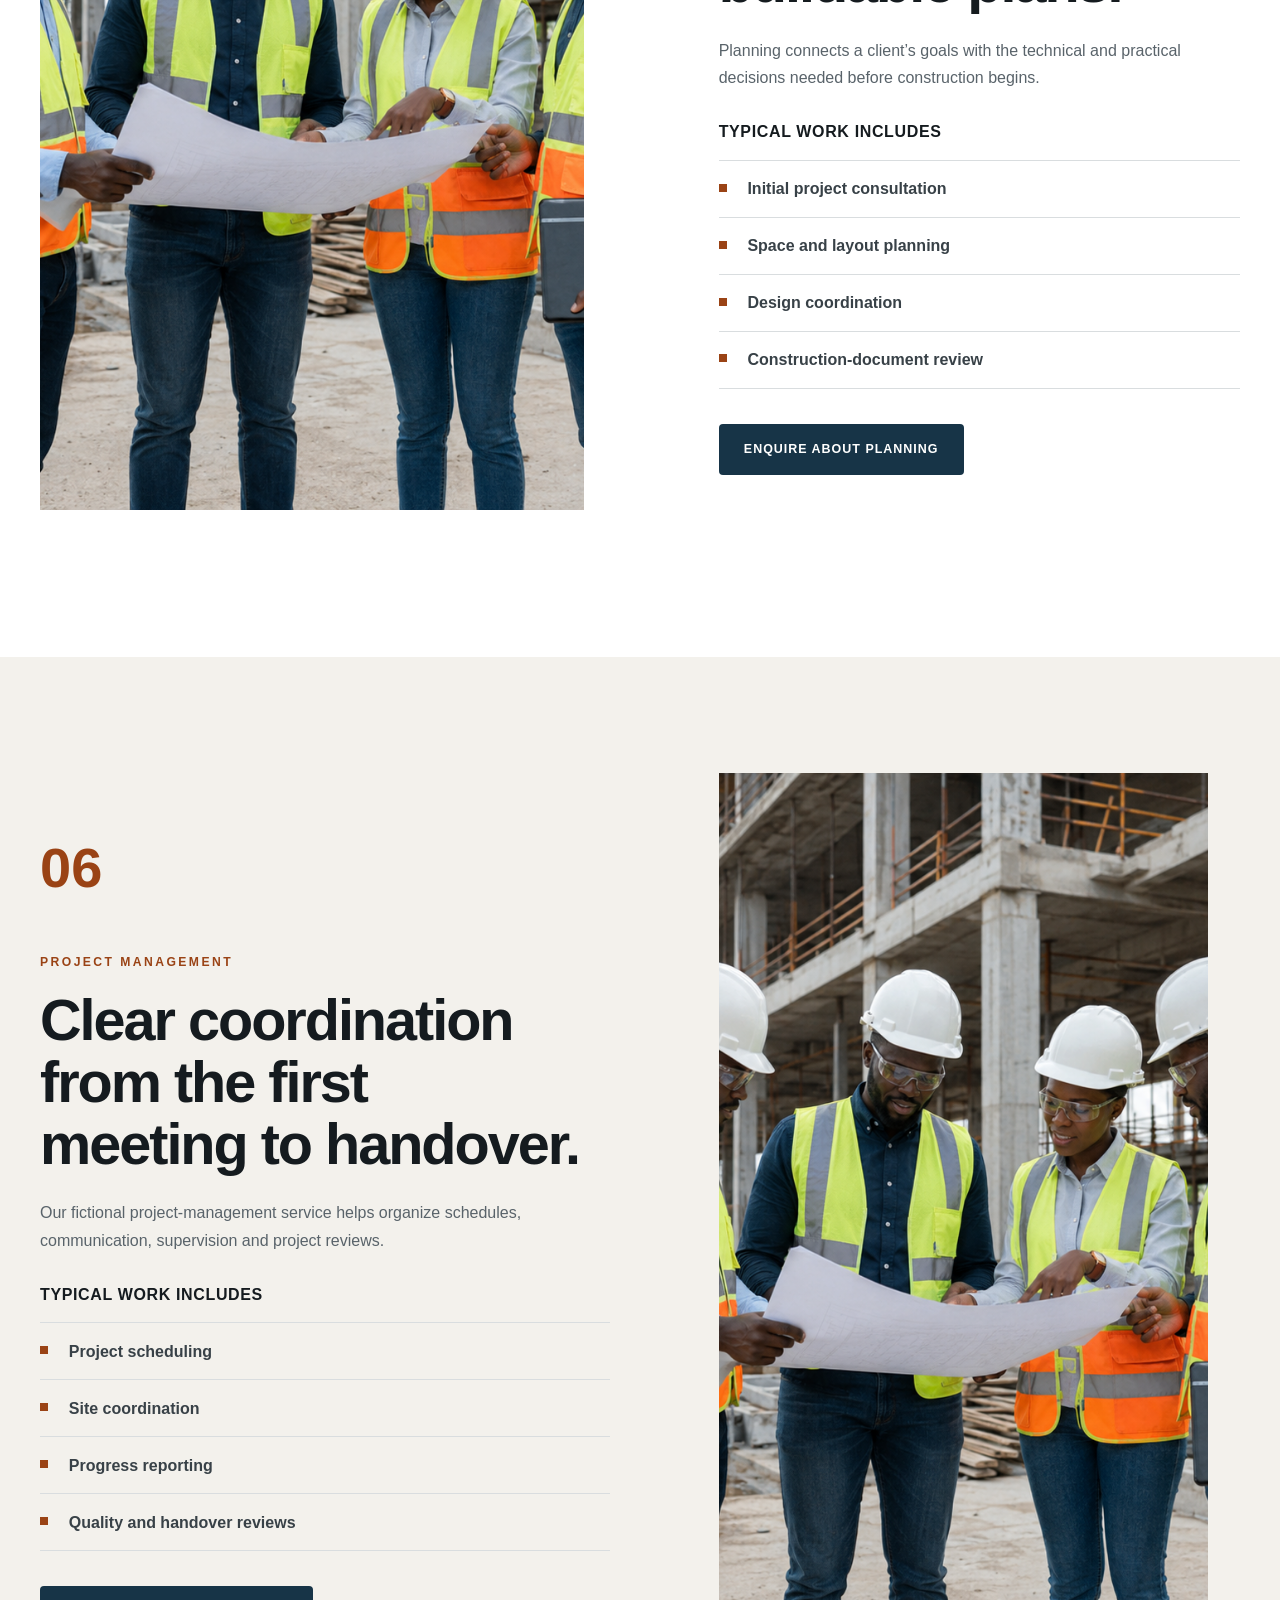
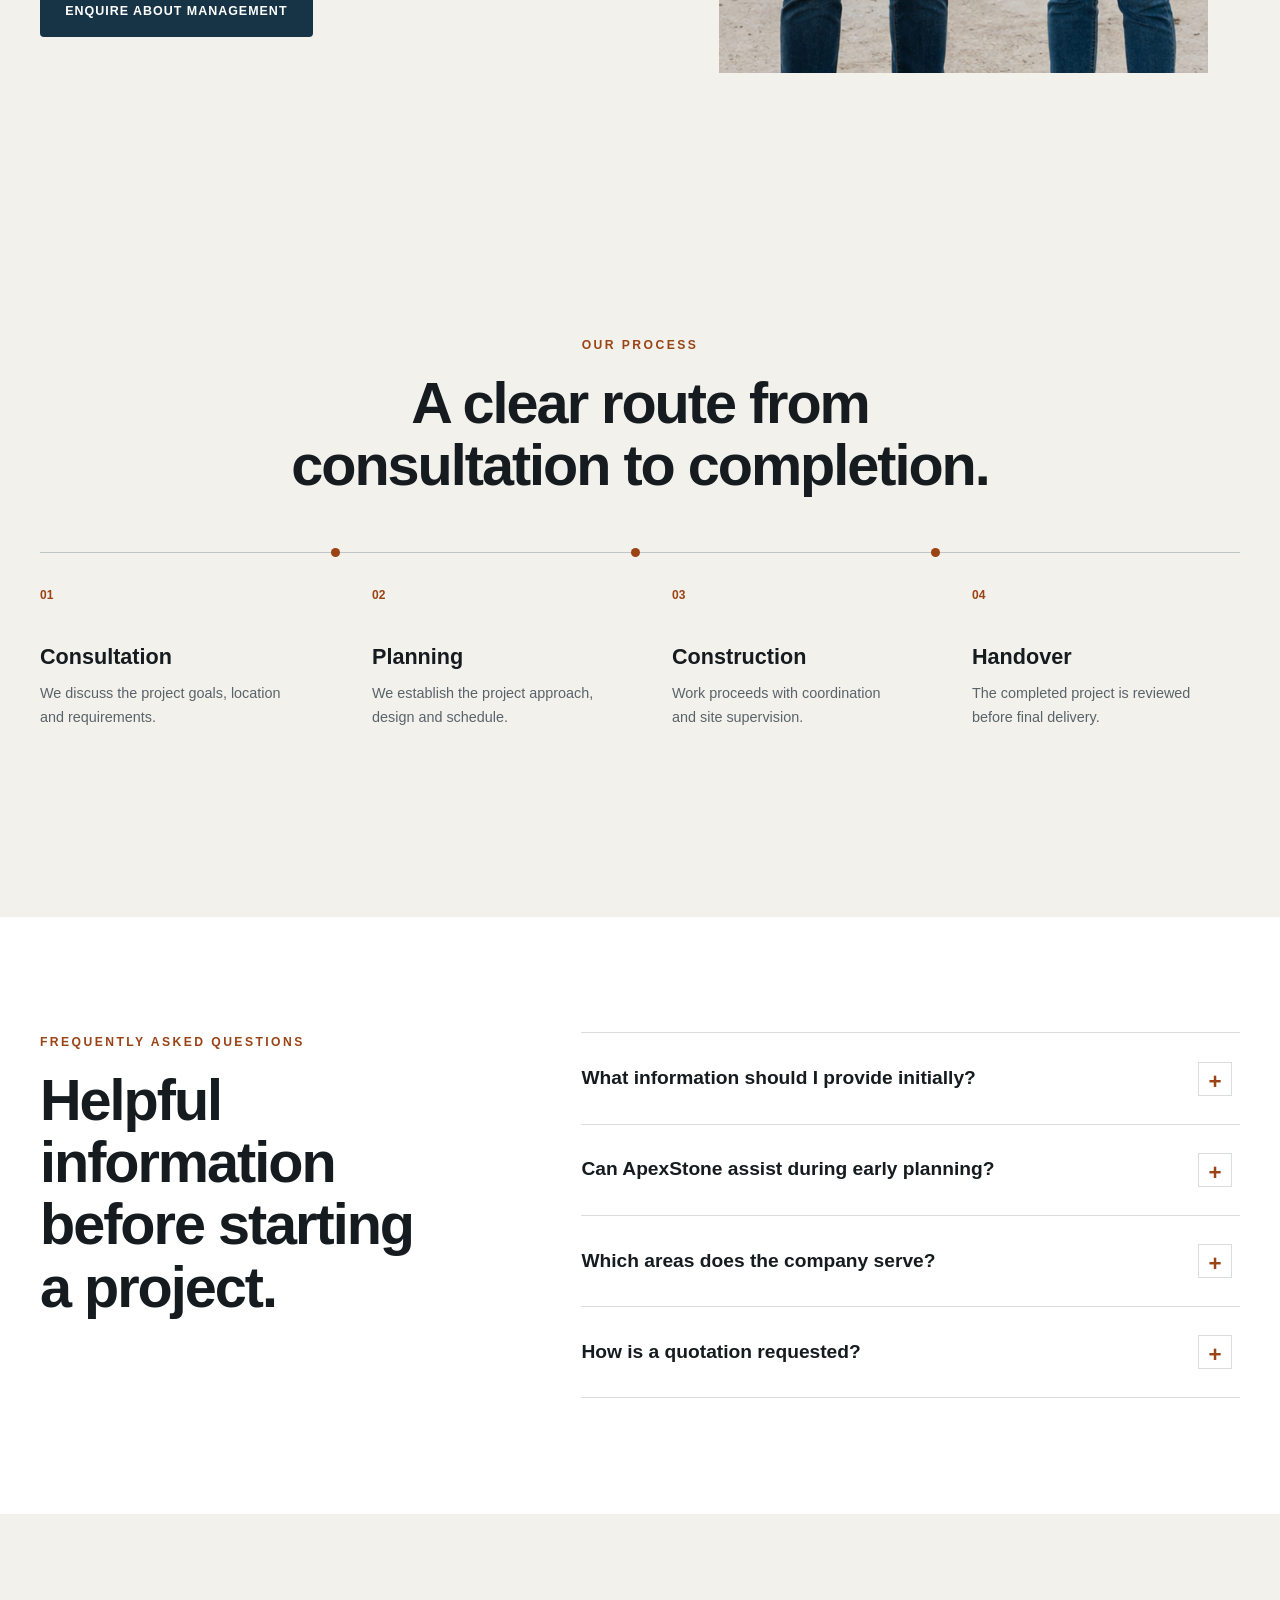
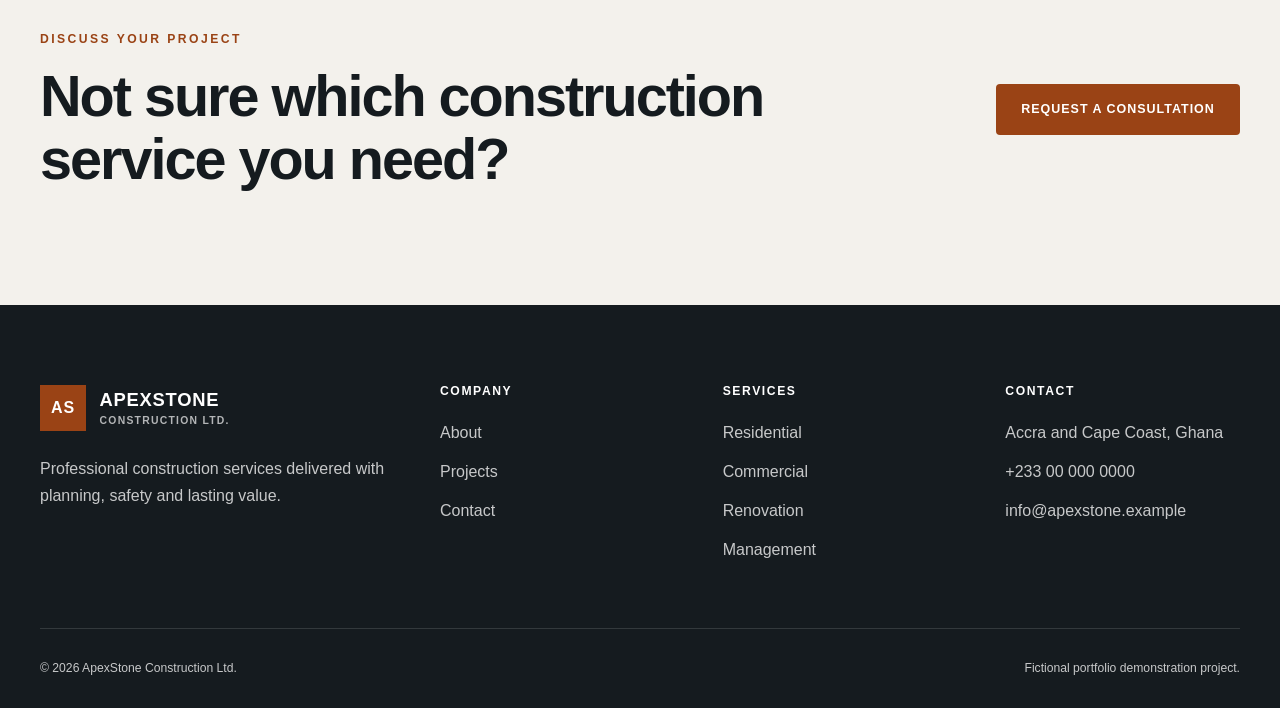
<file: services.html>
<!DOCTYPE html>
<html lang="en">
<head>
  <meta charset="UTF-8">
  <meta name="viewport" content="width=device-width, initial-scale=1.0">

  <title>Construction Services | ApexStone Construction</title>
  <meta
    name="description"
    content="Explore ApexStone’s residential, commercial, renovation, civil works, architectural planning and construction-management services."
    >
  <meta name="theme-color" content="#173447">

  <meta property="og:title" content="ApexStone Construction Services">
  <meta
    property="og:description"
    content="Construction support from early planning through final project handover."
    >
  <meta property="og:type" content="website">
  <meta
    property="og:image"
    content="assets/images/projects/commercial-complex.webp"
    >

  <link rel="icon" href="assets/icons/apexstone-favicon.svg" type="image/svg+xml">
  <link rel="stylesheet" href="css/style.css">

  <script src="js/main.js" defer></script>
</head>

<body data-page="services">
  <a class="skip-link" href="#mainContent">Skip to main content</a>

  <div class="topbar">
    <div class="container topbar-content">
      <p>Serving Accra, Cape Coast and surrounding regions</p>

      <div class="topbar-contact">
        <a href="tel:+233000000000">+233 00 000 0000</a>
        <a href="mailto:info@apexstone.example">
          info@apexstone.example
        </a>
      </div>
    </div>
  </div>

  <header class="site-header" id="siteHeader">
    <div class="container header-content">
      <a
        class="brand"
        href="index.html"
        aria-label="ApexStone Construction home"
      >
        <span class="brand-mark" aria-hidden="true">AS</span>

        <span class="brand-text">
          <strong>ApexStone</strong>
          <small>Construction Ltd.</small>
        </span>
      </a>

      <button
        class="menu-button"
        id="menuButton"
        type="button"
        aria-expanded="false"
        aria-controls="mainNavigation"
        aria-label="Open navigation"
      >
        <span aria-hidden="true"></span>
        <span aria-hidden="true"></span>
        <span aria-hidden="true"></span>
      </button>

      <nav
        class="main-navigation"
        id="mainNavigation"
        aria-label="Main navigation"
      >
        <ul>
          <li>
            <a href="index.html" aria-current="page">Home</a>
          </li>
          <li><a href="about.html">About</a></li>
          <li><a href="services.html">Services</a></li>
          <li><a href="projects.html">Projects</a></li>
          <li><a href="contact.html">Contact</a></li>
        </ul>

        <a class="button header-button" href="contact.html">
          Request a Quote
        </a>
      </nav>
    </div>
  </header>
  
  <main id="mainContent">
    <section class="page-hero" aria-labelledby="pageTitle">
        <img
        class="page-hero-image"
        src="assets/images/hero/home-hero.webp"
        alt="Commercial building under construction"
        width="1600"
        height="900"
        fetchpriority="high"
        >

        <div class="page-hero-overlay"></div>

        <div class="container page-hero-content">
        <nav class="breadcrumb" aria-label="Breadcrumb">
            <a href="index.html">Home</a>
            <span aria-hidden="true">/</span>
            <span>Services</span>
        </nav>

        <p class="eyebrow eyebrow-light">What we do</p>
        <h1 id="pageTitle">Construction support for every project stage.</h1>

        <p>
            Explore our fictional residential, commercial, renovation,
            civil works, planning and project-management services.
        </p>
        </div>
    </section>

    <section class="services-navigation" aria-label="Services on this page">
        <div class="container">
        <ul>
            <li><a href="#residential">Residential</a></li>
            <li><a href="#commercial">Commercial</a></li>
            <li><a href="#renovation">Renovation</a></li>
            <li><a href="#civil-works">Civil Works</a></li>
            <li><a href="#planning">Planning</a></li>
            <li><a href="#management">Management</a></li>
        </ul>
        </div>
    </section>

    <section class="section services-introduction">
        <div class="container section-heading">
        <div>
            <p class="eyebrow">Our expertise</p>
            <h2>Practical services shaped around client needs.</h2>
        </div>

        <p>
            ApexStone supports fictional construction projects from early
            discussions and planning through execution, inspection and
            final handover.
        </p>
        </div>
    </section>

    <section class="service-detail" id="residential">
        <div class="container service-detail-grid">
        <div class="service-detail-image">
            <img
            src="assets/images/projects/residential-villa.webp"
            alt="Completed modern residential villa"
            width="1200"
            height="900"
            loading="lazy"
            decoding="async"
            >
        </div>

        <div class="service-detail-content">
            <p class="service-number">01</p>
            <p class="eyebrow">Residential construction</p>
            <h2>Homes planned around everyday living.</h2>

            <p>
            We present a complete residential construction service for
            individuals, families and property developers seeking
            practical, comfortable and durable homes.
            </p>

            <h3>Typical work includes</h3>

            <ul class="service-features">
            <li>New family homes</li>
            <li>Multi-unit residential properties</li>
            <li>Building extensions</li>
            <li>Structural and finishing work</li>
            </ul>

            <a
            class="button button-dark"
            href="contact.html?service=Residential%20Construction"
            >
            Enquire About Residential Work
            </a>
        </div>
        </div>
    </section>

    <section class="service-detail service-detail-alternate" id="commercial">
        <div class="container service-detail-grid">
        <div class="service-detail-image">
            <img
            src="assets/images/projects/commercial-complex.webp"
            alt="Completed modern commercial office complex"
            width="1200"
            height="900"
            loading="lazy"
            decoding="async"
            >
        </div>

        <div class="service-detail-content">
            <p class="service-number">02</p>
            <p class="eyebrow">Commercial construction</p>
            <h2>Professional spaces that support business growth.</h2>

            <p>
            Our fictional commercial service focuses on buildings that
            need to function efficiently for organizations, employees
            and customers.
            </p>

            <h3>Typical work includes</h3>

            <ul class="service-features">
            <li>Office buildings</li>
            <li>Retail and mixed-use spaces</li>
            <li>Hospitality facilities</li>
            <li>Institutional buildings</li>
            </ul>

            <a
            class="button button-dark"
            href="contact.html?service=Commercial%20Construction"
            >
            Enquire About Commercial Work
            </a>
        </div>
        </div>
    </section>

    <section class="service-detail" id="renovation">
        <div class="container service-detail-grid">
        <div class="service-detail-image">
            <img
            src="assets/images/projects/coastal-renovation.webp"
            alt="Renovated coastal property"
            width="1200"
            height="900"
            loading="lazy"
            decoding="async"
            >
        </div>

        <div class="service-detail-content">
            <p class="service-number">03</p>
            <p class="eyebrow">Renovation and remodelling</p>
            <h2>Giving existing properties a practical new life.</h2>

            <p>
            Renovation work improves the appearance, usefulness and
            condition of existing buildings while respecting their
            original structure.
            </p>

            <h3>Typical work includes</h3>

            <ul class="service-features">
            <li>Interior remodelling</li>
            <li>Exterior improvements</li>
            <li>Property extensions</li>
            <li>Commercial-space upgrades</li>
            </ul>

            <a
            class="button button-dark"
            href="contact.html?service=Renovation%20and%20Remodelling"
            >
            Enquire About Renovation
            </a>
        </div>
        </div>
    </section>

    <section class="service-detail service-detail-alternate" id="civil-works">
        <div class="container service-detail-grid">
        <div class="service-detail-image">
            <img
            src="assets/images/hero/home-hero.webp"
            alt="Organized construction site prepared for civil works"
            width="1600"
            height="900"
            loading="lazy"
            decoding="async"
            >
        </div>

        <div class="service-detail-content">
            <p class="service-number">04</p>
            <p class="eyebrow">Civil works</p>
            <h2>Site infrastructure prepared for dependable development.</h2>

            <p>
            Our civil works service represents the supporting site work
            required before and during larger construction projects.
            </p>

            <h3>Typical work includes</h3>

            <ul class="service-features">
            <li>Site preparation</li>
            <li>Drainage infrastructure</li>
            <li>Concrete and foundation work</li>
            <li>Access and supporting works</li>
            </ul>

            <a
            class="button button-dark"
            href="contact.html?service=Civil%20Works"
            >
            Enquire About Civil Works
            </a>
        </div>
        </div>
    </section>

    <section class="service-detail" id="planning">
        <div class="container service-detail-grid">
        <div class="service-detail-image">
            <img
            src="assets/images/team/site-team.webp"
            alt="Construction professionals reviewing project plans"
            width="1200"
            height="900"
            loading="lazy"
            decoding="async"
            >
        </div>

        <div class="service-detail-content">
            <p class="service-number">05</p>
            <p class="eyebrow">Architectural planning</p>
            <h2>Turning project ideas into buildable plans.</h2>

            <p>
            Planning connects a client’s goals with the technical and
            practical decisions needed before construction begins.
            </p>

            <h3>Typical work includes</h3>

            <ul class="service-features">
            <li>Initial project consultation</li>
            <li>Space and layout planning</li>
            <li>Design coordination</li>
            <li>Construction-document review</li>
            </ul>

            <a
            class="button button-dark"
            href="contact.html?service=Architectural%20Planning"
            >
            Enquire About Planning
            </a>
        </div>
        </div>
    </section>

    <section class="service-detail service-detail-alternate" id="management">
        <div class="container service-detail-grid">
        <div class="service-detail-image">
            <img
            src="assets/images/team/site-team.webp"
            alt="Project-management team discussing construction progress"
            width="1200"
            height="900"
            loading="lazy"
            decoding="async"
            >
        </div>

        <div class="service-detail-content">
            <p class="service-number">06</p>
            <p class="eyebrow">Project management</p>
            <h2>Clear coordination from the first meeting to handover.</h2>

            <p>
            Our fictional project-management service helps organize
            schedules, communication, supervision and project reviews.
            </p>

            <h3>Typical work includes</h3>

            <ul class="service-features">
            <li>Project scheduling</li>
            <li>Site coordination</li>
            <li>Progress reporting</li>
            <li>Quality and handover reviews</li>
            </ul>

            <a
            class="button button-dark"
            href="contact.html?service=Project%20Management"
            >
            Enquire About Management
            </a>
        </div>
        </div>
    </section>

    <section class="section process-section">
        <div class="container">
        <div class="centered-heading">
            <p class="eyebrow">Our process</p>
            <h2>A clear route from consultation to completion.</h2>
        </div>

        <ol class="process-grid">
            <li>
            <span>01</span>
            <h3>Consultation</h3>
            <p>We discuss the project goals, location and requirements.</p>
            </li>

            <li>
            <span>02</span>
            <h3>Planning</h3>
            <p>We establish the project approach, design and schedule.</p>
            </li>

            <li>
            <span>03</span>
            <h3>Construction</h3>
            <p>Work proceeds with coordination and site supervision.</p>
            </li>

            <li>
            <span>04</span>
            <h3>Handover</h3>
            <p>The completed project is reviewed before final delivery.</p>
            </li>
        </ol>
        </div>
    </section>

    <section class="section faq-section">
        <div class="container faq-layout">
        <div>
            <p class="eyebrow">Frequently asked questions</p>
            <h2>Helpful information before starting a project.</h2>
        </div>

        <div class="faq-list">
            <details>
            <summary>What information should I provide initially?</summary>
            <p>
                Begin with the project type, intended location, approximate
                timeline, budget range and a short description of your goals.
            </p>
            </details>

            <details>
            <summary>Can ApexStone assist during early planning?</summary>
            <p>
                Yes. This fictional service includes initial consultation,
                planning coordination and guidance before construction.
            </p>
            </details>

            <details>
            <summary>Which areas does the company serve?</summary>
            <p>
                The demonstration company is presented as serving Accra,
                Cape Coast and selected surrounding regions.
            </p>
            </details>

            <details>
            <summary>How is a quotation requested?</summary>
            <p>
                Use the quotation form on the Contact page and provide
                enough information for the project team to respond.
            </p>
            </details>
        </div>
        </div>
    </section>

    <section class="section call-to-action">
        <div class="container call-to-action-content">
        <div>
            <p class="eyebrow">Discuss your project</p>
            <h2>Not sure which construction service you need?</h2>
        </div>

        <a class="button button-primary" href="contact.html">
            Request a Consultation
        </a>
        </div>
    </section>
  </main>

  <footer class="site-footer">
    <div class="container footer-grid">
      <div class="footer-company">
        <a class="brand footer-brand" href="index.html">
          <span class="brand-mark" aria-hidden="true">AS</span>

          <span class="brand-text">
            <strong>ApexStone</strong>
            <small>Construction Ltd.</small>
          </span>
        </a>

        <p>
          Professional construction services delivered with planning,
          safety and lasting value.
        </p>
      </div>

      <div>
        <h2 class="footer-heading">Company</h2>
        <ul class="footer-links">
          <li><a href="about.html">About</a></li>
          <li><a href="projects.html">Projects</a></li>
          <li><a href="contact.html">Contact</a></li>
        </ul>
      </div>

      <div>
        <h2 class="footer-heading">Services</h2>
        <ul class="footer-links">
          <li><a href="services.html#residential">Residential</a></li>
          <li><a href="services.html#commercial">Commercial</a></li>
          <li><a href="services.html#renovation">Renovation</a></li>
          <li><a href="services.html#management">Management</a></li>
        </ul>
      </div>

      <div>
        <h2 class="footer-heading">Contact</h2>
        <address class="footer-contact">
          <p>Accra and Cape Coast, Ghana</p>
          <a href="tel:+233000000000">+233 00 000 0000</a>
          <a href="mailto:info@apexstone.example">
            info@apexstone.example
          </a>
        </address>
      </div>
    </div>

    <div class="container footer-bottom">
      <p>
        © <span id="currentYear"></span> ApexStone Construction Ltd.
      </p>

      <p>Fictional portfolio demonstration project.</p>
    </div>
  </footer>
</body>
</html>
</file>
<file: css/style.css>
:root {
  --charcoal: #151b1f;
  --steel-blue: #173447;
  --steel-blue-light: #224b64;
  --copper: #9a4315;
  --copper-light: #f0b37c;
  --stone: #f3f1ec;
  --concrete: #59636a;
  --white: #ffffff;
  --border: #d9dddf;
  --success: #23613f;
  --shadow: 0 18px 50px rgba(21, 27, 31, 0.12);
  --container: 1200px;
  --header-height: 84px;
  --radius: 4px;
}

*,
*::before,
*::after {
  box-sizing: border-box;
}

html {
  scroll-behavior: smooth;
}

body {
  margin: 0;
  background: var(--white);
  color: var(--charcoal);
  font-family: Inter, "Segoe UI", Arial, sans-serif;
  font-size: 1rem;
  line-height: 1.7;
  text-rendering: optimizeLegibility;
}

body.navigation-open {
  overflow: hidden;
}

img {
  display: block;
  max-width: 100%;
}

a {
  color: inherit;
  text-decoration: none;
}

button,
input,
select,
textarea {
  font: inherit;
}

button,
a {
  -webkit-tap-highlight-color: transparent;
}

h1,
h2,
h3,
p {
  margin-top: 0;
}

h1,
h2,
h3 {
  color: var(--charcoal);
  font-family: "Arial Narrow", "Roboto Condensed", Arial, sans-serif;
  font-weight: 800;
  line-height: 1.08;
  text-wrap: balance;
}

h1 {
  font-size: clamp(3.4rem, 7vw, 6.8rem);
  letter-spacing: -0.045em;
}

h2 {
  margin-bottom: 1.5rem;
  font-size: clamp(2.4rem, 4.5vw, 4.5rem);
  letter-spacing: -0.035em;
}

h3 {
  margin-bottom: 0.75rem;
  font-size: 1.35rem;
}

p {
  margin-bottom: 1rem;
}

ul,
ol {
  margin: 0;
  padding: 0;
}

address {
  font-style: normal;
}

.container {
  width: min(calc(100% - 40px), var(--container));
  margin-inline: auto;
}

.section {
  padding-block: clamp(5rem, 9vw, 8rem);
}

.skip-link {
  position: fixed;
  z-index: 9999;
  top: 1rem;
  left: 1rem;
  padding: 0.8rem 1rem;
  background: var(--white);
  color: var(--charcoal);
  font-weight: 700;
  transform: translateY(-160%);
  transition: transform 180ms ease;
}

.skip-link:focus {
  transform: translateY(0);
}

:focus-visible {
  outline: 3px solid var(--copper-light);
  outline-offset: 4px;
}

.eyebrow {
  margin-bottom: 1rem;
  color: var(--copper);
  font-size: 0.76rem;
  font-weight: 800;
  letter-spacing: 0.2em;
  text-transform: uppercase;
}

.eyebrow-light {
  color: var(--copper-light);
}

.button {
  display: inline-flex;
  min-height: 50px;
  align-items: center;
  justify-content: center;
  border: 2px solid transparent;
  border-radius: var(--radius);
  padding: 0.8rem 1.45rem;
  font-size: 0.78rem;
  font-weight: 800;
  letter-spacing: 0.08em;
  text-align: center;
  text-transform: uppercase;
  transition:
    background-color 180ms ease,
    border-color 180ms ease,
    color 180ms ease,
    transform 180ms ease;
}

.button:hover {
  transform: translateY(-2px);
}

.button-primary {
  background: var(--copper);
  color: var(--white);
}

.button-primary:hover {
  background: #7d3511;
}

.button-secondary {
  border-color: rgba(255, 255, 255, 0.75);
  color: var(--white);
}

.button-secondary:hover {
  border-color: var(--white);
  background: var(--white);
  color: var(--charcoal);
}

.button-dark {
  background: var(--steel-blue);
  color: var(--white);
}

.button-dark:hover {
  background: var(--steel-blue-light);
}

.text-link {
  display: inline-flex;
  align-items: center;
  gap: 0.65rem;
  color: var(--copper);
  font-size: 0.82rem;
  font-weight: 800;
  letter-spacing: 0.07em;
  text-transform: uppercase;
}

.text-link span {
  transition: transform 180ms ease;
}

.text-link:hover span {
  transform: translateX(5px);
}

.demo-note {
  margin: 1.5rem auto 0;
  color: var(--concrete);
  font-size: 0.78rem;
  text-align: center;
}

/* Top information bar */

.topbar {
  background: var(--charcoal);
  color: rgba(255, 255, 255, 0.82);
  font-size: 0.76rem;
}

.topbar-content {
  display: flex;
  min-height: 38px;
  align-items: center;
  justify-content: space-between;
  gap: 1.5rem;
}

.topbar p {
  margin: 0;
}

.topbar-contact {
  display: flex;
  gap: 1.5rem;
}

.topbar a:hover {
  color: var(--copper-light);
}

/* Header */

.site-header {
  position: sticky;
  z-index: 1000;
  top: 0;
  background: var(--white);
  border-bottom: 1px solid transparent;
  transition:
    border-color 180ms ease,
    box-shadow 180ms ease;
}

.site-header.is-scrolled {
  border-bottom-color: var(--border);
  box-shadow: 0 8px 30px rgba(21, 27, 31, 0.08);
}

.header-content {
  position: relative;
  display: flex;
  min-height: var(--header-height);
  align-items: center;
  justify-content: space-between;
  gap: 2rem;
}

.brand {
  display: inline-flex;
  flex-shrink: 0;
  align-items: center;
  gap: 0.85rem;
}

.brand-mark {
  display: grid;
  width: 46px;
  height: 46px;
  place-items: center;
  background: var(--copper);
  color: var(--white);
  font-family: "Arial Narrow", Arial, sans-serif;
  font-size: 1rem;
  font-weight: 900;
  letter-spacing: 0.06em;
}

.brand-text {
  display: grid;
  line-height: 1.1;
}

.brand-text strong {
  color: var(--steel-blue);
  font-family: "Arial Narrow", Arial, sans-serif;
  font-size: 1.15rem;
  letter-spacing: 0.04em;
  text-transform: uppercase;
}

.brand-text small {
  margin-top: 0.28rem;
  color: var(--concrete);
  font-size: 0.65rem;
  font-weight: 700;
  letter-spacing: 0.12em;
  text-transform: uppercase;
}

.main-navigation {
  display: flex;
  align-items: center;
  gap: 2.2rem;
}

.main-navigation ul {
  display: flex;
  align-items: center;
  gap: 1.8rem;
  list-style: none;
}

.main-navigation ul a {
  position: relative;
  display: inline-flex;
  min-height: 44px;
  align-items: center;
  color: #384147;
  font-size: 0.78rem;
  font-weight: 800;
  letter-spacing: 0.05em;
  text-transform: uppercase;
}

.main-navigation ul a::after {
  position: absolute;
  right: 0;
  bottom: 6px;
  left: 0;
  height: 2px;
  background: var(--copper);
  content: "";
  transform: scaleX(0);
  transform-origin: left;
  transition: transform 180ms ease;
}

.main-navigation ul a:hover::after,
.main-navigation ul a[aria-current="page"]::after {
  transform: scaleX(1);
}

.main-navigation ul a[aria-current="page"] {
  color: var(--copper);
}

.header-button {
  background: var(--steel-blue);
  color: var(--white);
}

.header-button:hover {
  background: var(--copper);
}

.menu-button {
  display: none;
  width: 48px;
  height: 48px;
  place-content: center;
  border: 0;
  background: transparent;
  cursor: pointer;
}

.menu-button span {
  display: block;
  width: 26px;
  height: 2px;
  margin: 3px auto;
  background: var(--charcoal);
  transition:
    opacity 180ms ease,
    transform 180ms ease;
}

/* Hero */

.hero {
  position: relative;
  display: grid;
  min-height: min(850px, calc(100svh - 122px));
  align-items: center;
  overflow: hidden;
  background: var(--steel-blue);
  color: var(--white);
}

.hero-image,
.hero-overlay {
  position: absolute;
  width: 100%;
  height: 100%;
  inset: 0;
}

.hero-image {
  object-fit: cover;
}

.hero-overlay {
  background:
    linear-gradient(
      90deg,
      rgba(11, 28, 38, 0.92) 0%,
      rgba(11, 28, 38, 0.7) 48%,
      rgba(11, 28, 38, 0.28) 100%
    ),
    linear-gradient(
      0deg,
      rgba(11, 28, 38, 0.62),
      transparent 45%
    );
}

.hero-content {
  position: relative;
  z-index: 1;
  padding-block: 6rem 8rem;
}

.hero-content h1 {
  max-width: 900px;
  margin-bottom: 1.6rem;
  color: var(--white);
}

.hero-description {
  max-width: 620px;
  margin-bottom: 2.2rem;
  color: rgba(255, 255, 255, 0.86);
  font-size: clamp(1rem, 1.5vw, 1.18rem);
}

.hero-actions {
  display: flex;
  flex-wrap: wrap;
  gap: 0.9rem;
}

.scroll-indicator {
  position: absolute;
  z-index: 2;
  bottom: 2rem;
  left: 50%;
  display: flex;
  align-items: center;
  gap: 0.8rem;
  color: rgba(255, 255, 255, 0.86);
  font-size: 0.7rem;
  font-weight: 800;
  letter-spacing: 0.16em;
  text-transform: uppercase;
  transform: translateX(-50%);
}

/* Statistics */

.statistics-section {
  border-bottom: 1px solid var(--border);
  background: var(--white);
  padding-block: 3rem;
}

.statistics-grid {
  display: grid;
  grid-template-columns: repeat(4, 1fr);
}

.statistic {
  display: grid;
  min-height: 110px;
  align-content: center;
  border-right: 1px solid var(--border);
  padding: 1rem 2rem;
}

.statistic:first-child {
  border-left: 1px solid var(--border);
}

.statistic strong {
  color: var(--steel-blue);
  font-family: "Arial Narrow", Arial, sans-serif;
  font-size: clamp(2rem, 4vw, 3.2rem);
  line-height: 1;
}

.statistic span {
  margin-top: 0.55rem;
  color: var(--concrete);
  font-size: 0.75rem;
  font-weight: 700;
  letter-spacing: 0.08em;
  text-transform: uppercase;
}

/* Company introduction */

.introduction-grid {
  display: grid;
  align-items: center;
  gap: clamp(3rem, 8vw, 7rem);
  grid-template-columns: 1.05fr 0.95fr;
}

.introduction-image {
  position: relative;
  padding: 0 2.5rem 2.5rem 0;
}

.introduction-image::before {
  position: absolute;
  z-index: -1;
  right: 0;
  bottom: 0;
  width: 70%;
  height: 72%;
  background: var(--stone);
  content: "";
}

.introduction-image img {
  width: 100%;
  min-height: 560px;
  object-fit: cover;
}

.experience-badge {
  position: absolute;
  right: 0;
  bottom: 0;
  display: grid;
  width: 180px;
  min-height: 170px;
  place-content: center;
  background: var(--copper);
  color: var(--white);
  padding: 1.5rem;
}

.experience-badge strong {
  font-family: "Arial Narrow", Arial, sans-serif;
  font-size: 3rem;
  line-height: 1;
}

.experience-badge span {
  margin-top: 0.5rem;
  font-size: 0.75rem;
  font-weight: 700;
  line-height: 1.4;
  text-transform: uppercase;
}

.section-content > p:not(.eyebrow) {
  max-width: 620px;
  color: var(--concrete);
}

.section-content .text-link {
  margin-top: 1rem;
}

/* Section headings */

.section-heading {
  display: grid;
  align-items: end;
  gap: 4rem;
  grid-template-columns: 1.2fr 0.8fr;
  margin-bottom: 3.5rem;
}

.section-heading h2 {
  margin-bottom: 0;
}

.section-heading > p {
  max-width: 510px;
  margin-bottom: 0;
  color: var(--concrete);
}

.centered-heading {
  max-width: 760px;
  margin: 0 auto 3.5rem;
  text-align: center;
}

/* Services */

.services-preview {
  background: var(--stone);
}

.services-grid {
  display: grid;
  gap: 1px;
  background: var(--border);
  border: 1px solid var(--border);
  grid-template-columns: repeat(3, 1fr);
}

.service-card {
  position: relative;
  min-height: 320px;
  background: var(--white);
  padding: 2.2rem;
  transition:
    background-color 180ms ease,
    color 180ms ease,
    transform 180ms ease;
}

.service-card::before {
  position: absolute;
  top: 0;
  right: 0;
  left: 0;
  height: 4px;
  background: var(--copper);
  content: "";
  transform: scaleX(0);
  transform-origin: left;
  transition: transform 180ms ease;
}

.service-card:hover {
  z-index: 1;
  background: var(--steel-blue);
  color: var(--white);
  transform: translateY(-5px);
}

.service-card:hover::before {
  transform: scaleX(1);
}

.service-card:hover h3,
.service-card:hover a {
  color: var(--white);
}

.service-card:hover p {
  color: rgba(255, 255, 255, 0.78);
}

.card-number {
  display: block;
  margin-bottom: 3rem;
  color: var(--copper);
  font-size: 0.75rem;
  font-weight: 800;
}

.service-card h3 {
  font-size: 1.55rem;
}

.service-card p {
  color: var(--concrete);
  font-size: 0.92rem;
}

.service-card a {
  position: absolute;
  bottom: 2rem;
  color: var(--copper);
  font-size: 0.75rem;
  font-weight: 800;
  letter-spacing: 0.06em;
  text-transform: uppercase;
}

.section-action {
  margin-top: 2.5rem;
  text-align: center;
}

/* Projects */

.featured-projects {
  background: var(--white);
}

.projects-grid {
  display: grid;
  gap: 1.5rem;
  grid-template-columns: repeat(3, 1fr);
}

.project-card {
  overflow: hidden;
  background: var(--charcoal);
}

.project-card a {
  position: relative;
  display: block;
  min-height: 520px;
  overflow: hidden;
}

.project-card img {
  position: absolute;
  width: 100%;
  height: 100%;
  inset: 0;
  object-fit: cover;
  transition: transform 500ms ease;
}

.project-card a::after {
  position: absolute;
  background:
    linear-gradient(
      0deg,
      rgba(10, 20, 26, 0.92),
      rgba(10, 20, 26, 0.05) 70%
    );
  content: "";
  inset: 0;
}

.project-card:hover img {
  transform: scale(1.045);
}

.project-card-content {
  position: absolute;
  z-index: 1;
  right: 0;
  bottom: 0;
  left: 0;
  padding: 2rem;
}

.project-card-content p {
  margin-bottom: 0.65rem;
  color: var(--copper-light);
  font-size: 0.72rem;
  font-weight: 800;
  letter-spacing: 0.15em;
  text-transform: uppercase;
}

.project-card-content h3 {
  margin-bottom: 0.45rem;
  color: var(--white);
  font-size: 1.65rem;
}

.project-card-content span {
  color: rgba(255, 255, 255, 0.76);
  font-size: 0.82rem;
}

/* Process */

.process-section {
  background: var(--stone);
}

.process-grid {
  display: grid;
  list-style: none;
  grid-template-columns: repeat(4, 1fr);
}

.process-grid li {
  position: relative;
  min-height: 250px;
  border-top: 1px solid #bec4c7;
  padding: 2rem 2rem 0 0;
}

.process-grid li:not(:last-child)::after {
  position: absolute;
  top: -5px;
  right: 0;
  width: 9px;
  height: 9px;
  border-radius: 50%;
  background: var(--copper);
  content: "";
}

.process-grid li + li {
  padding-left: 2rem;
}

.process-grid span {
  display: block;
  margin-bottom: 2.5rem;
  color: var(--copper);
  font-size: 0.75rem;
  font-weight: 800;
}

.process-grid p {
  color: var(--concrete);
  font-size: 0.9rem;
}

/* Quality */

.quality-section {
  overflow: hidden;
  background: var(--steel-blue);
  color: var(--white);
  padding-block: 0;
}

.quality-grid {
  display: grid;
  align-items: stretch;
  grid-template-columns: 0.95fr 1.05fr;
}

.quality-content {
  display: grid;
  align-content: center;
  min-height: 680px;
  padding: 6rem 6rem 6rem 0;
}

.quality-content h2 {
  color: var(--white);
}

.quality-content > p:not(.eyebrow) {
  color: rgba(255, 255, 255, 0.78);
}

.quality-image {
  width: calc(100% + (100vw - var(--container)) / 2);
  min-width: 100%;
}

.quality-image img {
  width: 100%;
  height: 100%;
  min-height: 680px;
  object-fit: cover;
}

.quality-list {
  display: grid;
  gap: 0.9rem;
  margin-top: 1.5rem;
  list-style: none;
}

.quality-list li {
  position: relative;
  padding-left: 1.8rem;
  color: rgba(255, 255, 255, 0.9);
  font-weight: 700;
}

.quality-list li::before {
  position: absolute;
  top: 0.58rem;
  left: 0;
  width: 9px;
  height: 9px;
  background: var(--copper-light);
  content: "";
}

/* Call to action */

.call-to-action {
  background: var(--stone);
}

.call-to-action-content {
  display: flex;
  align-items: center;
  justify-content: space-between;
  gap: 3rem;
}

.call-to-action h2 {
  max-width: 780px;
  margin-bottom: 0;
}

/* Footer */

.site-footer {
  background: var(--charcoal);
  color: rgba(255, 255, 255, 0.76);
  padding-top: 5rem;
}

.footer-grid {
  display: grid;
  gap: 3rem;
  grid-template-columns: 1.5fr repeat(3, 1fr);
  padding-bottom: 4rem;
}

.footer-brand .brand-text strong {
  color: var(--white);
}

.footer-brand .brand-text small {
  color: rgba(255, 255, 255, 0.68);
}

.footer-company p {
  max-width: 360px;
  margin-top: 1.5rem;
}

.footer-heading {
  margin-bottom: 1.3rem;
  color: var(--white);
  font-family: inherit;
  font-size: 0.76rem;
  letter-spacing: 0.13em;
  text-transform: uppercase;
}

.footer-links,
.footer-contact {
  display: grid;
  gap: 0.75rem;
  list-style: none;
}

.footer-links a:hover,
.footer-contact a:hover {
  color: var(--copper-light);
}

.footer-contact p {
  margin: 0;
}

.footer-bottom {
  display: flex;
  min-height: 80px;
  align-items: center;
  justify-content: space-between;
  gap: 2rem;
  border-top: 1px solid rgba(255, 255, 255, 0.13);
  font-size: 0.76rem;
}

.footer-bottom p {
  margin: 0;
}

/* Tablet and mobile navigation */

@media (max-width: 959px) {
  .menu-button {
    display: grid;
  }

  .menu-button.is-open span:nth-child(1) {
    transform: translateY(5px) rotate(45deg);
  }

  .menu-button.is-open span:nth-child(2) {
    opacity: 0;
  }

  .menu-button.is-open span:nth-child(3) {
    transform: translateY(-5px) rotate(-45deg);
  }

  .main-navigation {
    position: absolute;
    top: 100%;
    right: -20px;
    left: -20px;
    display: grid;
    max-height: calc(100vh - var(--header-height));
    align-items: stretch;
    gap: 1rem;
    overflow-y: auto;
    background: var(--white);
    border-top: 1px solid var(--border);
    box-shadow: var(--shadow);
    padding: 1.5rem 20px 2rem;
    opacity: 0;
    pointer-events: none;
    transform: translateY(-12px);
    transition:
      opacity 180ms ease,
      transform 180ms ease,
      visibility 180ms ease;
    visibility: hidden;
  }

  .main-navigation.is-open {
    opacity: 1;
    pointer-events: auto;
    transform: translateY(0);
    visibility: visible;
  }

  .main-navigation ul {
    display: grid;
    align-items: stretch;
    gap: 0;
  }

  .main-navigation ul a {
    min-height: 52px;
    border-bottom: 1px solid var(--border);
  }

  .main-navigation ul a::after {
    bottom: 0;
  }

  .header-button {
    width: 100%;
  }

  .statistics-grid {
    grid-template-columns: repeat(2, 1fr);
  }

  .statistic:nth-child(3) {
    border-left: 1px solid var(--border);
  }

  .statistic:nth-child(-n + 2) {
    border-bottom: 1px solid var(--border);
  }

  .introduction-grid,
  .quality-grid {
    grid-template-columns: 1fr;
  }

  .introduction-image {
    max-width: 720px;
  }

  .section-heading {
    gap: 1.5rem;
    grid-template-columns: 1fr;
  }

  .services-grid {
    grid-template-columns: repeat(2, 1fr);
  }

  .projects-grid {
    grid-template-columns: repeat(2, 1fr);
  }

  .project-card:last-child {
    grid-column: 1 / -1;
  }

  .process-grid {
    gap: 2rem 0;
    grid-template-columns: repeat(2, 1fr);
  }

  .process-grid li {
    min-height: 210px;
  }

  .quality-content {
    min-height: auto;
    padding: 5rem 0;
  }

  .quality-image {
    width: 100%;
  }

  .quality-image img {
    min-height: 520px;
  }

  .footer-grid {
    grid-template-columns: repeat(2, 1fr);
  }
}

/* Small screens */

@media (max-width: 640px) {
  :root {
    --header-height: 74px;
  }

  .container {
    width: min(calc(100% - 32px), var(--container));
  }

  .section {
    padding-block: 4.5rem;
  }

  .topbar-content {
    justify-content: center;
    text-align: center;
  }

  .topbar-contact {
    display: none;
  }

  .brand-mark {
    width: 42px;
    height: 42px;
  }

  .brand-text strong {
    font-size: 1rem;
  }

  .brand-text small {
    font-size: 0.56rem;
  }

  .main-navigation {
    right: -16px;
    left: -16px;
    padding-inline: 16px;
  }

  .hero {
    min-height: 720px;
  }

  .hero-overlay {
    background:
      linear-gradient(
        0deg,
        rgba(11, 28, 38, 0.92),
        rgba(11, 28, 38, 0.48)
      );
  }

  .hero-content {
    padding-block: 5rem 8rem;
  }

  .hero-content h1 {
    font-size: clamp(3.1rem, 15vw, 4.5rem);
  }

  .hero-actions {
    display: grid;
  }

  .hero-actions .button {
    width: 100%;
  }

  .scroll-indicator {
    white-space: nowrap;
  }

  .statistics-grid {
    grid-template-columns: repeat(2, 1fr);
  }

  .statistic {
    min-height: 120px;
    padding: 1rem;
  }

  .statistic span {
    font-size: 0.65rem;
  }

  .introduction-image {
    padding: 0 1.4rem 1.4rem 0;
  }

  .introduction-image img {
    min-height: 430px;
  }

  .experience-badge {
    width: 145px;
    min-height: 140px;
    padding: 1.2rem;
  }

  .experience-badge strong {
    font-size: 2.4rem;
  }

  .services-grid,
  .projects-grid,
  .process-grid {
    grid-template-columns: 1fr;
  }

  .service-card {
    min-height: 300px;
  }

  .project-card:last-child {
    grid-column: auto;
  }

  .project-card a {
    min-height: 460px;
  }

  .process-grid {
    gap: 0;
  }

  .process-grid li,
  .process-grid li + li {
    min-height: auto;
    padding: 2rem 0;
  }

  .process-grid li:not(:last-child)::after {
    right: auto;
    left: 0;
  }

  .quality-content {
    padding-block: 4.5rem;
  }

  .quality-image img {
    min-height: 420px;
  }

  .call-to-action-content {
    display: grid;
  }

  .call-to-action-content .button {
    width: 100%;
  }

  .footer-grid {
    grid-template-columns: 1fr;
  }

  .footer-bottom {
    display: grid;
    align-content: center;
    justify-content: start;
    padding-block: 1.3rem;
  }
}

@media (prefers-reduced-motion: reduce) {
  html {
    scroll-behavior: auto;
  }

  *,
  *::before,
  *::after {
    scroll-behavior: auto !important;
    transition-duration: 0.01ms !important;
  }
}







/*********************** About page *********************/

.page-hero {
  position: relative;
  display: grid;
  min-height: 580px;
  align-items: end;
  overflow: hidden;
  background: var(--steel-blue);
  color: var(--white);
}

.page-hero-image,
.page-hero-overlay {
  position: absolute;
  width: 100%;
  height: 100%;
  inset: 0;
}

.page-hero-image {
  object-fit: cover;
}

.page-hero-overlay {
  background:
    linear-gradient(
      90deg,
      rgba(11, 28, 38, 0.94),
      rgba(11, 28, 38, 0.62) 55%,
      rgba(11, 28, 38, 0.28)
    ),
    linear-gradient(
      0deg,
      rgba(11, 28, 38, 0.7),
      transparent 55%
    );
}

.page-hero-content {
  position: relative;
  z-index: 1;
  padding-block: 7rem 5rem;
}

.page-hero-content h1 {
  max-width: 850px;
  margin-bottom: 1.4rem;
  color: var(--white);
  font-size: clamp(3.3rem, 7vw, 6rem);
}

.page-hero-content > p:last-child {
  max-width: 620px;
  margin-bottom: 0;
  color: rgba(255, 255, 255, 0.84);
  font-size: 1.08rem;
}

.breadcrumb {
  display: flex;
  align-items: center;
  gap: 0.7rem;
  margin-bottom: 3rem;
  color: rgba(255, 255, 255, 0.82);
  font-size: 0.74rem;
  font-weight: 800;
  letter-spacing: 0.1em;
  text-transform: uppercase;
}

.breadcrumb a:hover {
  color: var(--copper-light);
}

/* Company story */

.story-grid {
  display: grid;
  align-items: center;
  gap: clamp(3rem, 8vw, 7rem);
  grid-template-columns: 0.9fr 1.1fr;
}

.story-content > p:not(.eyebrow) {
  color: var(--concrete);
}

.story-image {
  position: relative;
  padding: 2rem 0 0 2rem;
}

.story-image::before {
  position: absolute;
  z-index: -1;
  top: 0;
  left: 0;
  width: 72%;
  height: 75%;
  background: var(--stone);
  content: "";
}

.story-image img {
  width: 100%;
  min-height: 570px;
  object-fit: cover;
}

/* Mission and vision */

.mission-section {
  background: var(--stone);
}

.mission-grid {
  display: grid;
  grid-template-columns: repeat(2, 1fr);
}

.mission-card {
  min-height: 500px;
  background: var(--white);
  padding: clamp(2.5rem, 5vw, 5rem);
}

.mission-card .card-number {
  margin-bottom: 5rem;
}

.mission-card h2 {
  font-size: clamp(2.2rem, 4vw, 3.8rem);
}

.mission-card > p:last-child {
  color: var(--concrete);
}

.mission-card-dark {
  background: var(--steel-blue);
  color: var(--white);
}

.mission-card-dark h2 {
  color: var(--white);
}

.mission-card-dark > p:last-child {
  color: rgba(255, 255, 255, 0.78);
}

/* Values */

.centered-heading > p:not(.eyebrow) {
  color: var(--concrete);
}

.values-grid {
  display: grid;
  gap: 1px;
  background: var(--border);
  border: 1px solid var(--border);
  grid-template-columns: repeat(3, 1fr);
}

.value-card {
  min-height: 260px;
  background: var(--white);
  padding: 2rem;
  transition:
    background-color 180ms ease,
    transform 180ms ease;
}

.value-card:hover {
  z-index: 1;
  background: var(--stone);
  transform: translateY(-4px);
}

.value-card > span {
  display: block;
  margin-bottom: 3rem;
  color: var(--copper);
  font-size: 0.75rem;
  font-weight: 800;
}

.value-card p {
  margin-bottom: 0;
  color: var(--concrete);
  font-size: 0.9rem;
}

/* Safety and quality commitment */

.commitment-section {
  background: var(--stone);
}

.commitment-grid {
  display: grid;
  align-items: center;
  gap: clamp(3rem, 8vw, 7rem);
  grid-template-columns: 1.05fr 0.95fr;
}

.commitment-image img {
  width: 100%;
  min-height: 650px;
  object-fit: cover;
}

.commitment-content > p:not(.eyebrow) {
  color: var(--concrete);
}

.commitment-list {
  display: grid;
  gap: 0;
  margin-top: 2rem;
  list-style: none;
}

.commitment-list li {
  position: relative;
  display: grid;
  border-top: 1px solid #c8cdcf;
  padding: 1.3rem 0 1.3rem 2rem;
}

.commitment-list li:last-child {
  border-bottom: 1px solid #c8cdcf;
}

.commitment-list li::before {
  position: absolute;
  top: 1.8rem;
  left: 0;
  width: 9px;
  height: 9px;
  background: var(--copper);
  content: "";
}

.commitment-list strong {
  color: var(--charcoal);
}

.commitment-list span {
  margin-top: 0.25rem;
  color: var(--concrete);
  font-size: 0.88rem;
}

/* Leadership */

.leadership-section {
  background: var(--white);
}

.leadership-grid {
  display: grid;
  gap: 1.5rem;
  grid-template-columns: repeat(3, 1fr);
}

.team-member {
  display: grid;
  min-height: 320px;
  align-content: space-between;
  background: var(--stone);
  border-bottom: 4px solid var(--copper);
  padding: 2rem;
}

.member-initials {
  display: grid;
  width: 110px;
  height: 110px;
  place-items: center;
  border-radius: 50%;
  background: var(--steel-blue);
  color: var(--white);
  font-family: "Arial Narrow", Arial, sans-serif;
  font-size: 2rem;
  font-weight: 900;
  letter-spacing: 0.08em;
}

.team-member h3 {
  margin-bottom: 0.3rem;
  font-size: 1.55rem;
}

.team-member p {
  margin-bottom: 0;
  color: var(--copper);
  font-size: 0.75rem;
  font-weight: 800;
  letter-spacing: 0.08em;
  text-transform: uppercase;
}

/* About page responsive styles */

@media (max-width: 959px) {
  .story-grid,
  .commitment-grid {
    grid-template-columns: 1fr;
  }

  .story-content {
    max-width: 720px;
  }

  .story-image,
  .commitment-image {
    max-width: 760px;
  }

  .mission-grid {
    grid-template-columns: 1fr;
  }

  .mission-card {
    min-height: auto;
  }

  .mission-card .card-number {
    margin-bottom: 3rem;
  }

  .values-grid {
    grid-template-columns: repeat(2, 1fr);
  }

  .leadership-grid {
    grid-template-columns: repeat(2, 1fr);
  }

  .team-member:last-child {
    grid-column: 1 / -1;
  }
}

@media (max-width: 640px) {
  .page-hero {
    min-height: 530px;
  }

  .page-hero-content {
    padding-block: 5rem 4rem;
  }

  .page-hero-content h1 {
    font-size: clamp(3rem, 14vw, 4.3rem);
  }

  .breadcrumb {
    margin-bottom: 2rem;
  }

  .story-image {
    padding: 1.2rem 0 0 1.2rem;
  }

  .story-image img,
  .commitment-image img {
    min-height: 430px;
  }

  .mission-card {
    padding: 2.3rem 1.5rem;
  }

  .values-grid,
  .leadership-grid {
    grid-template-columns: 1fr;
  }

  .value-card {
    min-height: 230px;
  }

  .team-member,
  .team-member:last-child {
    grid-column: auto;
  }
}





/********************* Services page ******************/

.services-navigation {
  position: sticky;
  z-index: 500;
  top: var(--header-height);
  overflow-x: auto;
  background: var(--white);
  border-bottom: 1px solid var(--border);
  box-shadow: 0 8px 25px rgba(21, 27, 31, 0.05);
}

.services-navigation ul {
  display: flex;
  min-width: max-content;
  align-items: center;
  justify-content: center;
  list-style: none;
}

.services-navigation a {
  display: grid;
  min-height: 62px;
  place-items: center;
  border-right: 1px solid var(--border);
  padding-inline: 1.5rem;
  color: #414b51;
  font-size: 0.72rem;
  font-weight: 800;
  letter-spacing: 0.08em;
  text-transform: uppercase;
  transition:
    background-color 180ms ease,
    color 180ms ease;
}

.services-navigation li:first-child a {
  border-left: 1px solid var(--border);
}

.services-navigation a:hover,
.services-navigation a:focus-visible {
  background: var(--steel-blue);
  color: var(--white);
}

.services-introduction .section-heading {
  margin-bottom: 0;
}

.service-detail {
  scroll-margin-top: calc(var(--header-height) + 70px);
  background: var(--white);
  padding-block: clamp(5rem, 9vw, 8rem);
}

.service-detail-alternate {
  background: var(--stone);
}

.service-detail-grid {
  display: grid;
  align-items: center;
  gap: clamp(3rem, 8vw, 7rem);
  grid-template-columns: 1.05fr 0.95fr;
}

.service-detail-alternate .service-detail-image {
  order: 2;
}

.service-detail-image {
  position: relative;
  padding: 0 2rem 2rem 0;
}

.service-detail-image::after {
  position: absolute;
  z-index: -1;
  right: 0;
  bottom: 0;
  width: 72%;
  height: 72%;
  background: var(--copper);
  content: "";
  opacity: 0.12;
}

.service-detail-image img {
  width: 100%;
  min-height: 610px;
  object-fit: cover;
}

.service-detail-content {
  max-width: 570px;
}

.service-number {
  margin-bottom: 3.5rem;
  color: var(--copper);
  font-family: "Arial Narrow", Arial, sans-serif;
  font-size: 3.5rem;
  font-weight: 900;
  line-height: 1;
}

.service-detail-content > p:not(
  .eyebrow,
  .service-number
) {
  color: var(--concrete);
}

.service-detail-content h3 {
  margin-top: 2rem;
  font-size: 1rem;
  letter-spacing: 0.04em;
  text-transform: uppercase;
}

.service-features {
  display: grid;
  gap: 0;
  margin: 1.2rem 0 2.2rem;
  list-style: none;
}

.service-features li {
  position: relative;
  border-top: 1px solid var(--border);
  padding: 0.9rem 0 0.9rem 1.8rem;
  color: #384147;
  font-weight: 700;
}

.service-features li:last-child {
  border-bottom: 1px solid var(--border);
}

.service-features li::before {
  position: absolute;
  top: 1.42rem;
  left: 0;
  width: 8px;
  height: 8px;
  background: var(--copper);
  content: "";
}

/* Frequently asked questions */

.faq-section {
  background: var(--white);
}

.faq-layout {
  display: grid;
  align-items: start;
  gap: clamp(3rem, 8vw, 7rem);
  grid-template-columns: 0.8fr 1.2fr;
}

.faq-layout > div:first-child {
  position: sticky;
  top: calc(var(--header-height) + 2rem);
}

.faq-list {
  border-top: 1px solid var(--border);
}

.faq-list details {
  border-bottom: 1px solid var(--border);
}

.faq-list summary {
  position: relative;
  min-height: 88px;
  padding: 1.8rem 3.5rem 1.8rem 0;
  color: var(--charcoal);
  cursor: pointer;
  font-family: "Arial Narrow", Arial, sans-serif;
  font-size: 1.2rem;
  font-weight: 800;
  list-style: none;
}

.faq-list summary::-webkit-details-marker {
  display: none;
}

.faq-list summary::after {
  position: absolute;
  top: 50%;
  right: 0.5rem;
  display: grid;
  width: 34px;
  height: 34px;
  place-items: center;
  border: 1px solid var(--border);
  color: var(--copper);
  content: "+";
  font-family: Arial, sans-serif;
  font-size: 1.4rem;
  transform: translateY(-50%);
}

.faq-list details[open] summary::after {
  content: "−";
}

.faq-list details p {
  max-width: 680px;
  margin: 0;
  padding: 0 3rem 1.8rem 0;
  color: var(--concrete);
}

/* Services page responsive styles */

@media (max-width: 959px) {
  .services-navigation ul {
    justify-content: flex-start;
  }

  .service-detail-grid {
    grid-template-columns: 1fr;
  }

  .service-detail-alternate .service-detail-image {
    order: 0;
  }

  .service-detail-image {
    max-width: 760px;
  }

  .service-detail-content {
    max-width: 720px;
  }

  .faq-layout {
    grid-template-columns: 1fr;
  }

  .faq-layout > div:first-child {
    position: static;
  }
}

@media (max-width: 640px) {
  .services-navigation a {
    min-height: 56px;
    padding-inline: 1rem;
    font-size: 0.65rem;
  }

  .service-detail {
    padding-block: 4.5rem;
  }

  .service-detail-image {
    padding: 0 1rem 1rem 0;
  }

  .service-detail-image img {
    min-height: 430px;
  }

  .service-number {
    margin-bottom: 2.5rem;
    font-size: 2.8rem;
  }

  .service-detail-content .button {
    width: 100%;
  }

  .faq-list summary {
    min-height: 80px;
    padding-right: 3rem;
    font-size: 1.05rem;
  }

  .faq-list details p {
    padding-right: 0;
  }
}





/********************* Projects page *******************/
/* Screen-reader-only content */

.screen-reader-only {
  position: absolute;
  width: 1px;
  height: 1px;
  overflow: hidden;
  clip-path: inset(50%);
  white-space: nowrap;
}

/* Projects page */

.projects-introduction .section-heading {
  margin-bottom: 0;
}

.projects-gallery-section {
  background: var(--stone);
  padding-block: 0 clamp(5rem, 9vw, 8rem);
}

.project-filters {
  display: flex;
  flex-wrap: wrap;
  gap: 0.7rem;
  justify-content: center;
  margin-bottom: 3rem;
}

.project-filter {
  min-height: 46px;
  border: 1px solid #bfc5c8;
  border-radius: var(--radius);
  background: transparent;
  color: #3f494f;
  cursor: pointer;
  padding: 0.7rem 1.2rem;
  font-size: 0.7rem;
  font-weight: 800;
  letter-spacing: 0.07em;
  text-transform: uppercase;
  transition:
    background-color 180ms ease,
    border-color 180ms ease,
    color 180ms ease,
    transform 180ms ease;
}

.project-filter:hover {
  border-color: var(--steel-blue);
  transform: translateY(-2px);
}

.project-filter.is-active {
  border-color: var(--steel-blue);
  background: var(--steel-blue);
  color: var(--white);
}

.project-gallery-grid {
  display: grid;
  gap: 1.5rem;
  grid-template-columns: repeat(2, 1fr);
}

.project-gallery-card {
  overflow: hidden;
  background: var(--white);
  box-shadow: 0 14px 40px rgba(21, 27, 31, 0.07);
}

.project-gallery-card[hidden] {
  display: none;
}

.project-gallery-image {
  height: 480px;
  overflow: hidden;
  background: #d5d9da;
}

.project-gallery-image img {
  width: 100%;
  height: 100%;
  object-fit: cover;
  transition: transform 500ms ease;
}

.project-gallery-card:hover .project-gallery-image img {
  transform: scale(1.04);
}

.project-gallery-content {
  padding: 2rem;
}

.project-gallery-content > p {
  margin-bottom: 0.7rem;
  color: var(--copper);
  font-size: 0.72rem;
  font-weight: 800;
  letter-spacing: 0.14em;
  text-transform: uppercase;
}

.project-gallery-content h2 {
  margin-bottom: 1.5rem;
  font-size: clamp(1.8rem, 3vw, 2.5rem);
}

.project-gallery-content dl {
  display: grid;
  gap: 1rem;
  grid-template-columns: repeat(2, 1fr);
  margin: 0;
  border-top: 1px solid var(--border);
  padding-top: 1.3rem;
}

.project-gallery-content dl div {
  display: grid;
  gap: 0.15rem;
}

.project-gallery-content dt {
  color: var(--concrete);
  font-size: 0.65rem;
  font-weight: 800;
  letter-spacing: 0.09em;
  text-transform: uppercase;
}

.project-gallery-content dd {
  margin: 0;
  color: var(--charcoal);
  font-size: 0.9rem;
  font-weight: 700;
}

/* Project principles */

.project-principles {
  background: var(--white);
}

.principles-grid {
  display: grid;
  gap: 1px;
  background: var(--border);
  border: 1px solid var(--border);
  grid-template-columns: repeat(3, 1fr);
}

.principles-grid article {
  min-height: 300px;
  background: var(--white);
  padding: 2.2rem;
}

.principles-grid article > span {
  display: block;
  margin-bottom: 4rem;
  color: var(--copper);
  font-size: 0.75rem;
  font-weight: 800;
}

.principles-grid h3 {
  font-size: 1.5rem;
}

.principles-grid p {
  margin-bottom: 0;
  color: var(--concrete);
  font-size: 0.9rem;
}

/* Projects page responsive styles */

@media (max-width: 959px) {
  .project-gallery-image {
    height: 400px;
  }

  .principles-grid {
    grid-template-columns: 1fr;
  }

  .principles-grid article {
    min-height: auto;
  }

  .principles-grid article > span {
    margin-bottom: 2.5rem;
  }
}

@media (max-width: 700px) {
  .project-filters {
    justify-content: flex-start;
  }

  .project-gallery-grid {
    grid-template-columns: 1fr;
  }

  .project-gallery-image {
    height: 430px;
  }
}

@media (max-width: 480px) {
  .project-filter {
    flex: 1 1 calc(50% - 0.7rem);
  }

  .project-filter:first-child {
    flex-basis: 100%;
  }

  .project-gallery-image {
    height: 330px;
  }

  .project-gallery-content {
    padding: 1.5rem;
  }
}







/******************** Contact page *******************/

.contact-section {
  background: var(--stone);
}

.contact-layout {
  display: grid;
  align-items: start;
  gap: clamp(3rem, 7vw, 6rem);
  grid-template-columns: 0.8fr 1.2fr;
}

.contact-information {
  position: sticky;
  top: calc(var(--header-height) + 2rem);
}

.contact-information h2 {
  font-size: clamp(2.4rem, 4vw, 4rem);
}

.contact-introduction {
  color: var(--concrete);
}

.contact-details {
  margin-top: 2.5rem;
  border-top: 1px solid #c7ccce;
}

.contact-details > div {
  display: grid;
  gap: 0.3rem;
  border-bottom: 1px solid #c7ccce;
  padding-block: 1.2rem;
}

.contact-details span {
  color: var(--concrete);
  font-size: 0.68rem;
  font-weight: 800;
  letter-spacing: 0.1em;
  text-transform: uppercase;
}

.contact-details a,
.contact-details p {
  margin: 0;
  color: var(--charcoal);
  font-size: 0.95rem;
  font-weight: 700;
}

.contact-details a:hover {
  color: var(--copper);
}

.response-note {
  margin-top: 2rem;
  background: var(--steel-blue);
  padding: 1.7rem;
  color: var(--white);
}

.response-note strong {
  display: block;
  margin-bottom: 0.4rem;
  font-size: 0.75rem;
  letter-spacing: 0.08em;
  text-transform: uppercase;
}

.response-note p {
  margin: 0;
  color: rgba(255, 255, 255, 0.76);
  font-size: 0.88rem;
}

/* Quotation form */

.quotation-form-wrapper {
  background: var(--white);
  box-shadow: 0 18px 55px rgba(21, 27, 31, 0.08);
  padding: clamp(2rem, 5vw, 4rem);
}

.form-heading {
  margin-bottom: 2.5rem;
  color: var(--charcoal);
  font-family: "Arial Narrow", Arial, sans-serif;
  font-size: clamp(1.8rem, 3vw, 2.6rem);
  font-weight: 900;
  line-height: 1.1;
}

.quotation-form {
  display: grid;
  gap: 1.5rem;
}

.form-row {
  display: grid;
  gap: 1.5rem;
  grid-template-columns: repeat(2, 1fr);
}

.form-field {
  display: grid;
  align-content: start;
}

.form-field label {
  margin-bottom: 0.55rem;
  color: var(--charcoal);
  font-size: 0.7rem;
  font-weight: 800;
  letter-spacing: 0.07em;
  text-transform: uppercase;
}

.form-field input,
.form-field select,
.form-field textarea {
  width: 100%;
  border: 1px solid #b9c0c3;
  border-radius: 0;
  background: #fafafa;
  color: var(--charcoal);
  padding: 0.95rem 1rem;
  font: inherit;
  transition:
    background-color 180ms ease,
    border-color 180ms ease,
    box-shadow 180ms ease;
}

.form-field input,
.form-field select {
  min-height: 54px;
}

.form-field textarea {
  min-height: 170px;
  resize: vertical;
}

.form-field input::placeholder,
.form-field textarea::placeholder {
  color: #7b858a;
}

.form-field input:focus,
.form-field select:focus,
.form-field textarea:focus {
  outline: none;
  border-color: var(--copper);
  background: var(--white);
  box-shadow: 0 0 0 3px rgba(168, 94, 42, 0.13);
}

.form-field.has-error input,
.form-field.has-error select,
.form-field.has-error textarea {
  border-color: #a52b2b;
  background: #fffafa;
}

.field-error {
  min-height: 1.1rem;
  margin-top: 0.35rem;
  color: #a52b2b;
  font-size: 0.75rem;
}

.quotation-form .button {
  width: fit-content;
  margin-top: 0.3rem;
}

.form-disclaimer {
  margin: 0;
  color: var(--concrete);
  font-size: 0.76rem;
}

.form-success {
  border-left: 4px solid var(--copper);
  background: #edf3ef;
  padding: 1.3rem;
  color: #263d31;
}

.form-success[hidden] {
  display: none;
}

.form-success strong {
  display: block;
  margin-bottom: 0.3rem;
}

.form-success p {
  margin: 0;
  color: #4e6257;
  font-size: 0.86rem;
}

/* Service regions */

.service-regions {
  background: var(--white);
}

.region-grid {
  display: grid;
  gap: 1px;
  background: var(--border);
  border: 1px solid var(--border);
  grid-template-columns: repeat(3, 1fr);
}

.region-grid article {
  min-height: 280px;
  background: var(--white);
  padding: 2.2rem;
}

.region-grid article > span {
  display: block;
  margin-bottom: 4rem;
  color: var(--copper);
  font-size: 0.75rem;
  font-weight: 800;
}

.region-grid h3 {
  font-size: 1.5rem;
}

.region-grid p {
  margin: 0;
  color: var(--concrete);
  font-size: 0.9rem;
}

/* Enquiry process */

.enquiry-process {
  background: var(--steel-blue);
  color: var(--white);
}

.enquiry-process .section-heading h2 {
  color: var(--white);
}

.enquiry-process .section-heading > p {
  color: rgba(255, 255, 255, 0.72);
}

.enquiry-process-grid {
  display: grid;
  gap: 1px;
  background: rgba(255, 255, 255, 0.17);
  list-style: none;
  grid-template-columns: repeat(4, 1fr);
}

.enquiry-process-grid li {
  min-height: 300px;
  background: var(--steel-blue);
  padding: 2rem;
}

.enquiry-process-grid span {
  display: block;
  margin-bottom: 4rem;
  color: var(--copper-light);
  font-size: 0.75rem;
  font-weight: 800;
}

.enquiry-process-grid h3 {
  color: var(--white);
  font-size: 1.35rem;
}

.enquiry-process-grid p {
  margin: 0;
  color: rgba(255, 255, 255, 0.7);
  font-size: 0.88rem;
}

/* Contact page responsive styles */

@media (max-width: 959px) {
  .contact-layout {
    grid-template-columns: 1fr;
  }

  .contact-information {
    position: static;
    max-width: 720px;
  }

  .region-grid {
    grid-template-columns: 1fr;
  }

  .region-grid article {
    min-height: auto;
  }

  .region-grid article > span {
    margin-bottom: 2.5rem;
  }

  .enquiry-process-grid {
    grid-template-columns: repeat(2, 1fr);
  }
}

@media (max-width: 640px) {
  .quotation-form-wrapper {
    padding: 2rem 1.3rem;
  }

  .form-row {
    grid-template-columns: 1fr;
  }

  .quotation-form .button {
    width: 100%;
  }

  .enquiry-process-grid {
    grid-template-columns: 1fr;
  }

  .enquiry-process-grid li {
    min-height: auto;
  }

  .enquiry-process-grid span {
    margin-bottom: 2.5rem;
  }
}
</file>
